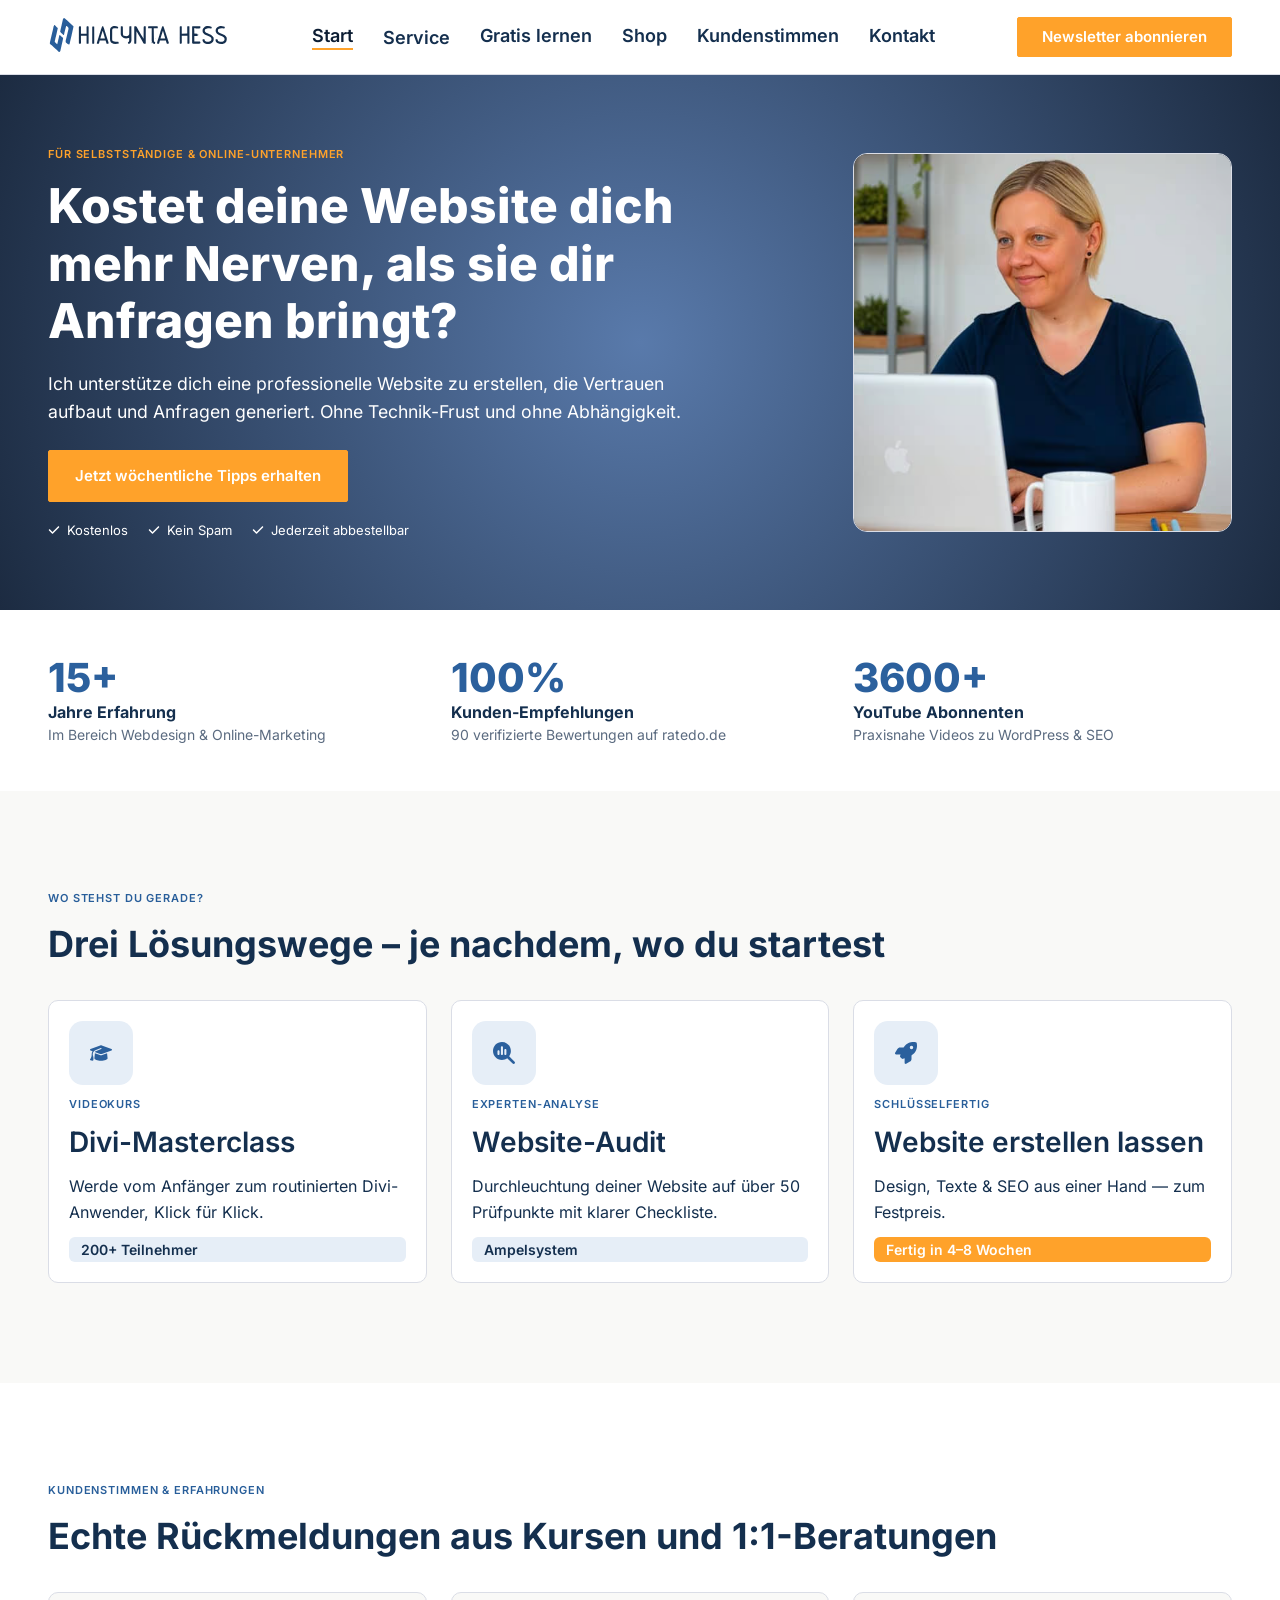
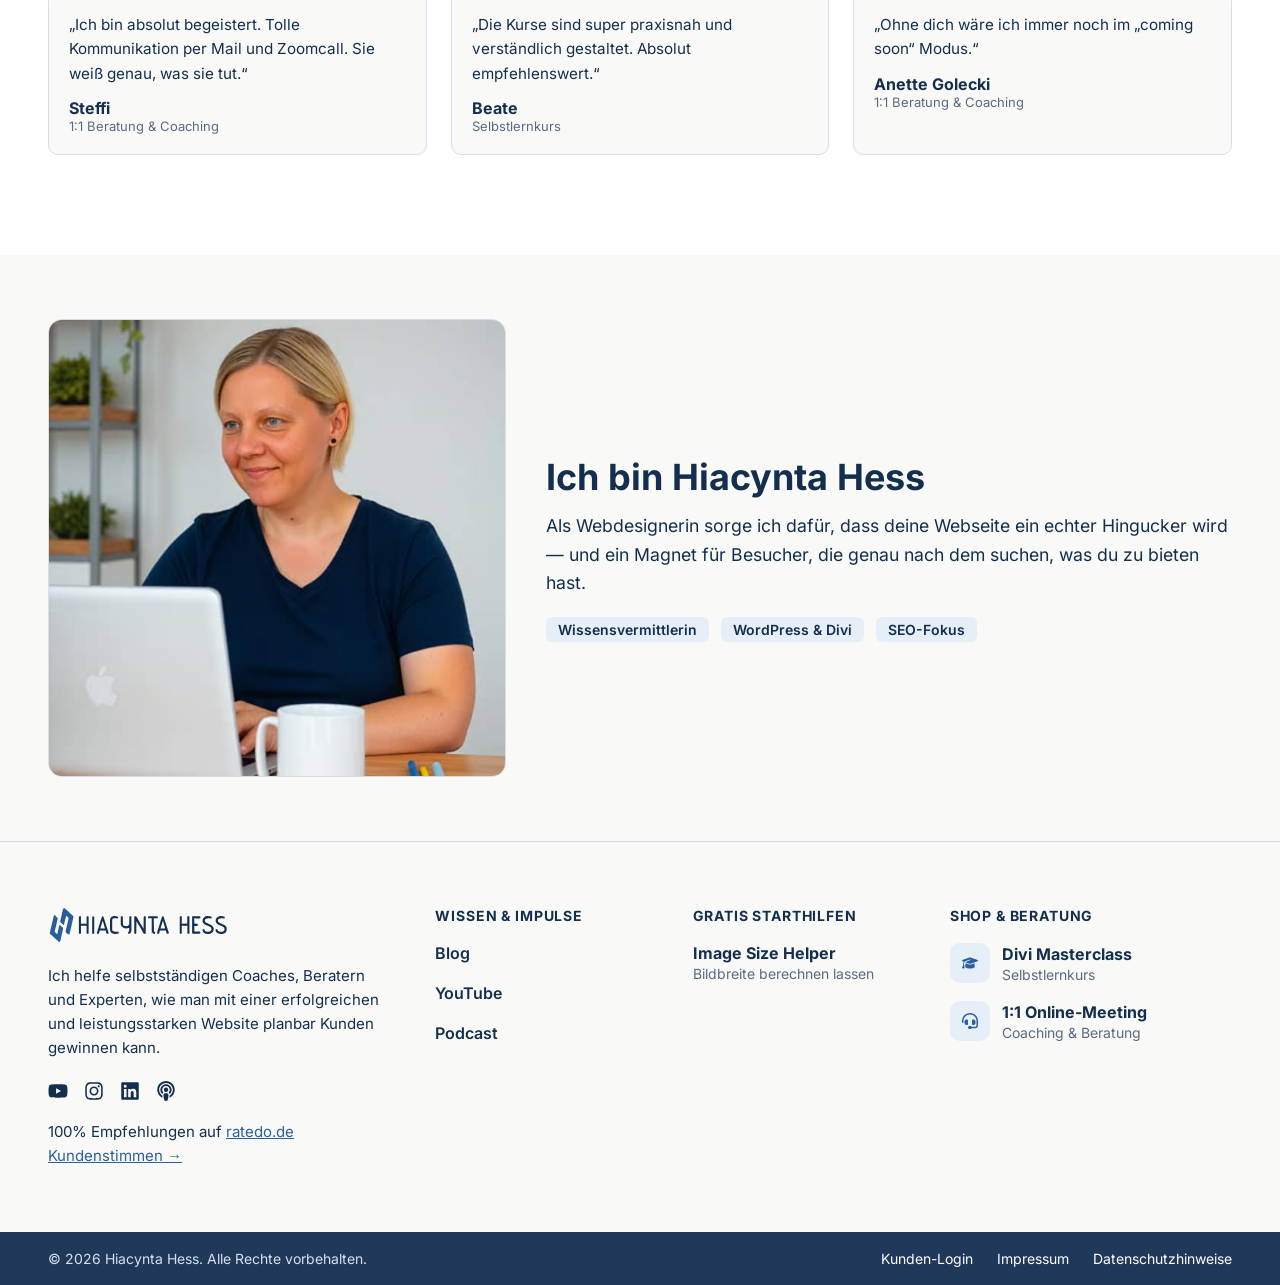
<file: website/index.html>
<!DOCTYPE html>
<html lang="de">
<head>
  <meta charset="UTF-8">
  <meta name="viewport" content="width=device-width, initial-scale=1.0">
  <title>Hiacynta Hess — Professionelle Website ohne Technik-Frust</title>
  <meta name="description" content="Ich unterstütze Selbstständige & Online-Unternehmer dabei, eine professionelle Website zu erstellen, die Vertrauen aufbaut und Anfragen generiert — ohne Technik-Frust.">
  <meta name="robots" content="index, follow">
  <link rel="icon" href="assets/logos/hiacynta-hess-logo.svg" type="image/svg+xml">
  <link rel="stylesheet" href="css/styles.css">
</head>
<body class="page-hero">

  <!-- ===== Header / Nav ===== -->
  <header class="site-header">
    <div class="site-header__inner">
    <a href="/"><img class="logo" src="assets/logos/hiacynta-hess-logo.svg" alt="Hiacynta Hess" width="182" height="38"></a>
    <button class="nav-toggle" aria-label="Menü öffnen" aria-expanded="false"><svg class="icon" aria-hidden="true"><use href="assets/icons/sprite.svg#icon-bars"></use></svg></button>
    <nav class="main-nav">
      <a href="/" class="is-active" aria-current="page">Start</a>
      <span class="has-dropdown" tabindex="0">
        <a href="#service">Service</a>
        <span class="dropdown">
          <a href="/website-erstellen-lassen">Website erstellen lassen</a>
          <a href="#">Website Audit</a>
        </span>
      </span>
      <a href="#gratis">Gratis lernen</a>
      <a href="#">Shop</a>
      <a href="/kundenstimmen">Kundenstimmen</a>
      <a href="#kontakt">Kontakt</a>
    </nav>
    <a class="hh-btn hh-btn--primary" href="/newsletter">Newsletter abonnieren</a>
    </div>
  </header>

  <!-- ===== Hero ===== -->
  <section class="hero" id="newsletter">
    <div class="hero__grid container">
      <div class="hero__content">
        <span class="eyebrow">Für Selbstständige &amp; Online-Unternehmer</span>
        <h1>Kostet deine Website dich mehr Nerven, als sie dir Anfragen bringt?</h1>
        <p class="hero__lead">Ich unterstütze dich eine professionelle Website zu erstellen, die Vertrauen aufbaut und Anfragen generiert. Ohne Technik-Frust und ohne Abhängigkeit.</p>
        <div class="hero__cta">
          <a class="hh-btn hh-btn--primary" href="#newsletter">Jetzt wöchentliche Tipps erhalten</a>
        </div>
        <div class="hero__reassure">
          <span><svg class="icon" aria-hidden="true"><use href="assets/icons/sprite.svg#icon-check"></use></svg>Kostenlos</span>
          <span><svg class="icon" aria-hidden="true"><use href="assets/icons/sprite.svg#icon-check"></use></svg>Kein Spam</span>
          <span><svg class="icon" aria-hidden="true"><use href="assets/icons/sprite.svg#icon-check"></use></svg>Jederzeit abbestellbar</span>
        </div>
      </div>
      <div class="hero__media hero__media--box"><img src="assets/fotos/hiacynta-hess.avif" alt="Hiacynta Hess" width="600" height="600" fetchpriority="high"></div>
    </div>
  </section>

  <!-- ===== Stats ===== -->
  <section class="stats">
    <div class="grid-3 container">
      <div>
        <div class="stat__num">15+</div>
        <div class="stat__title">Jahre Erfahrung</div>
        <div class="stat__desc">Im Bereich Webdesign &amp; Online-Marketing</div>
      </div>
      <div>
        <div class="stat__num">100%</div>
        <div class="stat__title">Kunden-Empfehlungen</div>
        <div class="stat__desc">90 verifizierte Bewertungen auf ratedo.de</div>
      </div>
      <div>
        <div class="stat__num">3600+</div>
        <div class="stat__title">YouTube Abonnenten</div>
        <div class="stat__desc">Praxisnahe Videos zu WordPress &amp; SEO</div>
      </div>
    </div>
  </section>

  <!-- ===== Offers ===== -->
  <section class="section section--page" id="service">
    <div class="container">
      <div class="section-head">
        <span class="eyebrow">Wo stehst du gerade?</span>
        <h2>Drei Lösungswege – je nachdem, wo du startest</h2>
      </div>
      <div class="grid-3">
        <article class="card">
          <div class="icon-tile"><svg class="icon" aria-hidden="true"><use href="assets/icons/sprite.svg#icon-graduation-cap"></use></svg></div>
          <span class="eyebrow">Videokurs</span>
          <h3>Divi-Masterclass</h3>
          <p>Werde vom Anfänger zum routinierten Divi-Anwender, Klick für Klick.</p>
          <span class="badge">200+ Teilnehmer</span>
        </article>
        <article class="card">
          <div class="icon-tile"><svg class="icon" aria-hidden="true"><use href="assets/icons/sprite.svg#icon-magnifying-glass-chart"></use></svg></div>
          <span class="eyebrow">Experten-Analyse</span>
          <h3>Website-Audit</h3>
          <p>Durchleuchtung deiner Website auf über 50 Prüfpunkte mit klarer Checkliste.</p>
          <span class="badge">Ampelsystem</span>
        </article>
        <article class="card">
          <div class="icon-tile"><svg class="icon" aria-hidden="true"><use href="assets/icons/sprite.svg#icon-rocket"></use></svg></div>
          <span class="eyebrow">Schlüsselfertig</span>
          <h3>Website erstellen lassen</h3>
          <p>Design, Texte &amp; SEO aus einer Hand — zum Festpreis.</p>
          <span class="badge badge--highlighted">Fertig in 4–8 Wochen</span>
        </article>
      </div>
    </div>
  </section>

  <!-- ===== Testimonials ===== -->
  <section class="section section--white" id="kundenstimmen">
    <div class="container">
      <div class="section-head">
        <span class="eyebrow">Kundenstimmen &amp; Erfahrungen</span>
        <h2>Echte Rückmeldungen aus Kursen und 1:1-Beratungen</h2>
      </div>
      <div class="grid-3">
        <div class="quote">
          <p>„Ich bin absolut begeistert. Tolle Kommunikation per Mail und Zoomcall. Sie weiß genau, was sie tut.“</p>
          <div class="quote__name">Steffi</div>
          <div class="quote__role">1:1 Beratung &amp; Coaching</div>
        </div>
        <div class="quote">
          <p>„Die Kurse sind super praxisnah und verständlich gestaltet. Absolut empfehlenswert.“</p>
          <div class="quote__name">Beate</div>
          <div class="quote__role">Selbstlernkurs</div>
        </div>
        <div class="quote">
          <p>„Ohne dich wäre ich immer noch im „coming soon“ Modus.“</p>
          <div class="quote__name">Anette Golecki</div>
          <div class="quote__role">1:1 Beratung &amp; Coaching</div>
        </div>
      </div>
    </div>
  </section>

  <!-- ===== About ===== -->
  <section class="about" id="kontakt">
    <div class="about__grid container">
      <div class="about__media"><img src="assets/fotos/hiacynta-hess.avif" alt="Hiacynta Hess" width="600" height="600" loading="lazy"></div>
      <div>
        <h2>Ich bin Hiacynta Hess</h2>
        <p>Als Webdesignerin sorge ich dafür, dass deine Webseite ein echter Hingucker wird — und ein Magnet für Besucher, die genau nach dem suchen, was du zu bieten hast.</p>
        <div class="about__badges">
          <span class="badge">Wissensvermittlerin</span>
          <span class="badge">WordPress &amp; Divi</span>
          <span class="badge">SEO-Fokus</span>
        </div>
      </div>
    </div>
  </section>

  <!-- ===== Footer ===== -->
  <footer class="site-footer" id="gratis">
    <div class="footer-main">
      <div class="footer-main__inner">

        <!-- Spalte 1: Marke -->
        <div class="footer-brand">
          <img class="logo" src="assets/logos/hiacynta-hess-logo.svg" alt="Hiacynta Hess" width="182" height="38">
          <p>Ich helfe selbstständigen Coaches, Beratern und Experten, wie man mit einer erfolgreichen und leistungsstarken Website planbar Kunden gewinnen kann.</p>
          <div class="footer-social">
            <a href="#" aria-label="YouTube"><svg class="icon" aria-hidden="true"><use href="assets/icons/sprite.svg#icon-youtube"></use></svg></a>
            <a href="#" aria-label="Instagram"><svg class="icon" aria-hidden="true"><use href="assets/icons/sprite.svg#icon-instagram"></use></svg></a>
            <a href="#" aria-label="LinkedIn"><svg class="icon" aria-hidden="true"><use href="assets/icons/sprite.svg#icon-linkedin"></use></svg></a>
            <a href="#" aria-label="Podcast"><svg class="icon" aria-hidden="true"><use href="assets/icons/sprite.svg#icon-podcast"></use></svg></a>
          </div>
          <p class="footer-brand__rating">
            100% Empfehlungen auf <a href="https://link.hhess.de/ratedo" target="_blank" rel="noopener">ratedo.de</a><br>
            <a href="/kundenstimmen">Kundenstimmen →</a>
          </p>
        </div>

        <!-- Spalte 2: Wissen & Impulse -->
        <div class="footer-col">
          <h3 class="footer-col__title">Wissen &amp; Impulse</h3>
          <ul class="footer-col__links">
            <li><a href="#">Blog</a></li>
            <li><a href="/youtube">YouTube</a></li>
            <li><a href="#">Podcast</a></li>
          </ul>
        </div>

        <!-- Spalte 3: Gratis Starthilfen -->
        <div class="footer-col">
          <h3 class="footer-col__title">Gratis Starthilfen</h3>
          <a class="footer-item" href="#">
            <span class="footer-item__title">Image Size Helper</span>
            <span class="footer-item__sub">Bildbreite berechnen lassen</span>
          </a>
        </div>

        <!-- Spalte 4: Shop & Beratung -->
        <div class="footer-col">
          <h3 class="footer-col__title">Shop &amp; Beratung</h3>
          <a class="footer-shop" href="#">
            <span class="footer-shop__icon"><svg class="icon" aria-hidden="true"><use href="assets/icons/sprite.svg#icon-graduation-cap"></use></svg></span>
            <span class="footer-item">
              <span class="footer-item__title">Divi Masterclass</span>
              <span class="footer-item__sub">Selbstlernkurs</span>
            </span>
          </a>
          <a class="footer-shop" href="#">
            <span class="footer-shop__icon"><svg class="icon" aria-hidden="true"><use href="assets/icons/sprite.svg#icon-headset"></use></svg></span>
            <span class="footer-item">
              <span class="footer-item__title">1:1 Online-Meeting</span>
              <span class="footer-item__sub">Coaching &amp; Beratung</span>
            </span>
          </a>
        </div>

      </div>
    </div>
    <div class="footer-bottom">
      <div class="footer-bottom__inner">
        <div class="footer-bottom__copy">© 2026 Hiacynta Hess. Alle Rechte vorbehalten.</div>
        <div class="footer-bottom__legal">
          <a href="https://hiacyntahess.thrivecart.com/signin/" target="_blank" rel="noopener">Kunden-Login</a>
          <a href="/impressum">Impressum</a>
          <a href="/datenschutz">Datenschutzhinweise</a>
        </div>
      </div>
    </div>
  </footer>

  <script src="js/site.js" defer></script>
</body>
</html>
</file>
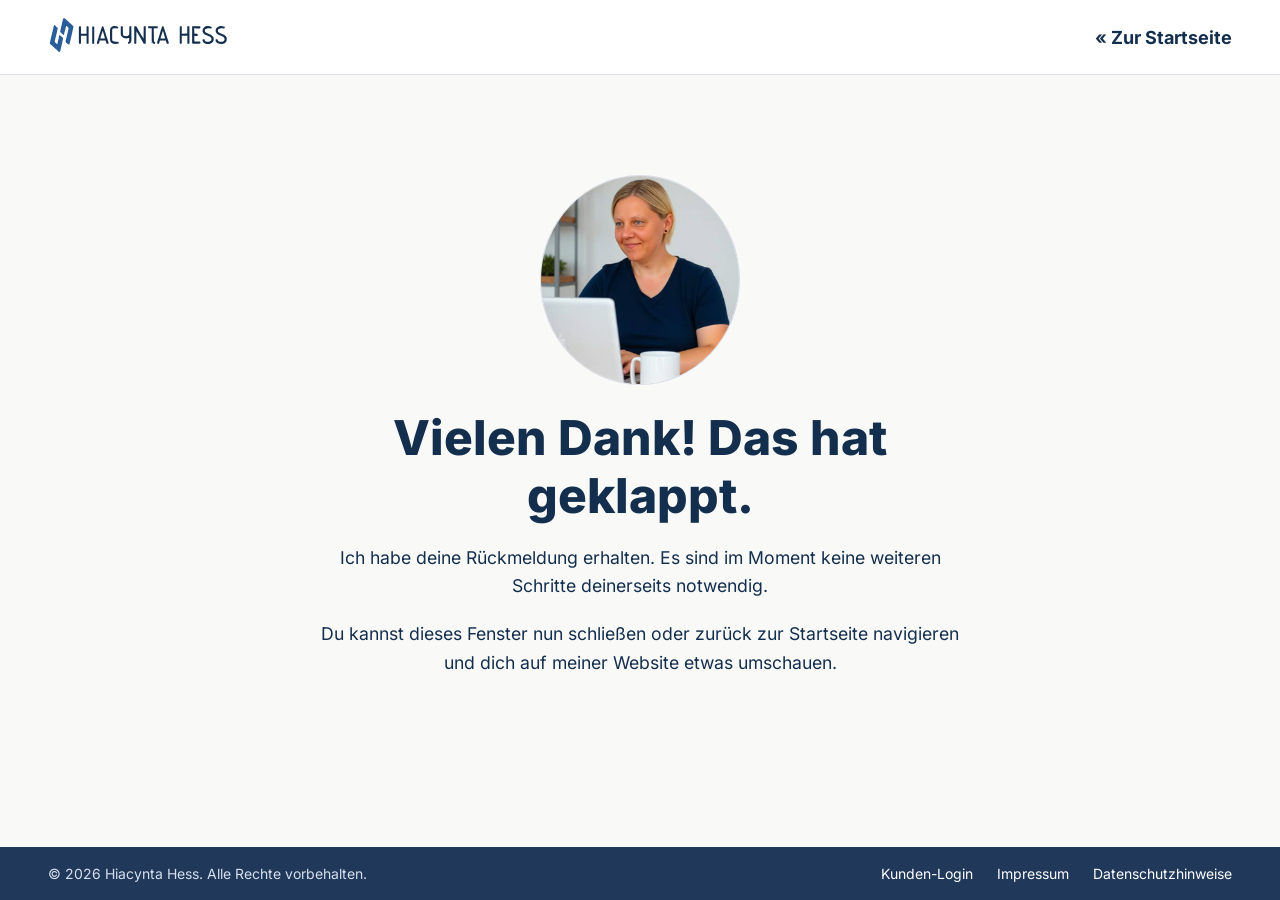
<file: website/allgemeine-bestaetigung.html>
<!DOCTYPE html>
<html lang="de">
<head>
  <meta charset="UTF-8">
  <meta name="viewport" content="width=device-width, initial-scale=1.0">
  <title>Danke! | Hiacynta Hess</title>
  <meta name="description" content="Deine Rückmeldung wurde erfolgreich übermittelt.">
  <meta name="robots" content="noindex, nofollow">
  <link rel="icon" href="assets/logos/hiacynta-hess-logo.svg" type="image/svg+xml">
  <link rel="stylesheet" href="css/styles.css">
</head>
<body class="page-standard page-fill-height">

  <!-- ===== Header / Nav (reduziert) ===== -->
  <header class="site-header site-header--reduced">
    <div class="site-header__inner">
    <a href="/"><img class="logo" src="assets/logos/hiacynta-hess-logo.svg" alt="Hiacynta Hess" width="182" height="38"></a>
    <a class="site-header__link" href="/">« Zur Startseite</a>
    </div>
  </header>

  <!-- ===== Inhalt ===== -->
  <main class="section section--page">
    <div class="container">
      <div class="section-head section-head--center">
        <div class="hero__photo-wrap">
          <div class="hero__photo"><img src="assets/fotos/hiacynta-hess.avif" alt="Hiacynta Hess" width="300" height="300"></div>
        </div>
        <h1>Vielen Dank! Das hat geklappt.</h1>
        <p class="section-lead">Ich habe deine Rückmeldung erhalten. Es sind im Moment keine weiteren Schritte deinerseits notwendig.</p>
        <p class="section-lead">Du kannst dieses Fenster nun schließen oder zurück zur Startseite navigieren und dich auf meiner Website etwas umschauen.</p>
      </div>
    </div>
  </main>

  <!-- ===== Footer (reduziert — nur Abschlussleiste) ===== -->
  <footer class="site-footer site-footer--reduced">
    <div class="footer-bottom">
      <div class="footer-bottom__inner">
        <div class="footer-bottom__copy">© 2026 Hiacynta Hess. Alle Rechte vorbehalten.</div>
        <div class="footer-bottom__legal">
          <a href="https://hiacyntahess.thrivecart.com/signin/" target="_blank" rel="noopener">Kunden-Login</a>
          <a href="/impressum">Impressum</a>
          <a href="/datenschutz">Datenschutzhinweise</a>
        </div>
      </div>
    </div>
  </footer>
</body>
</html>
</file>
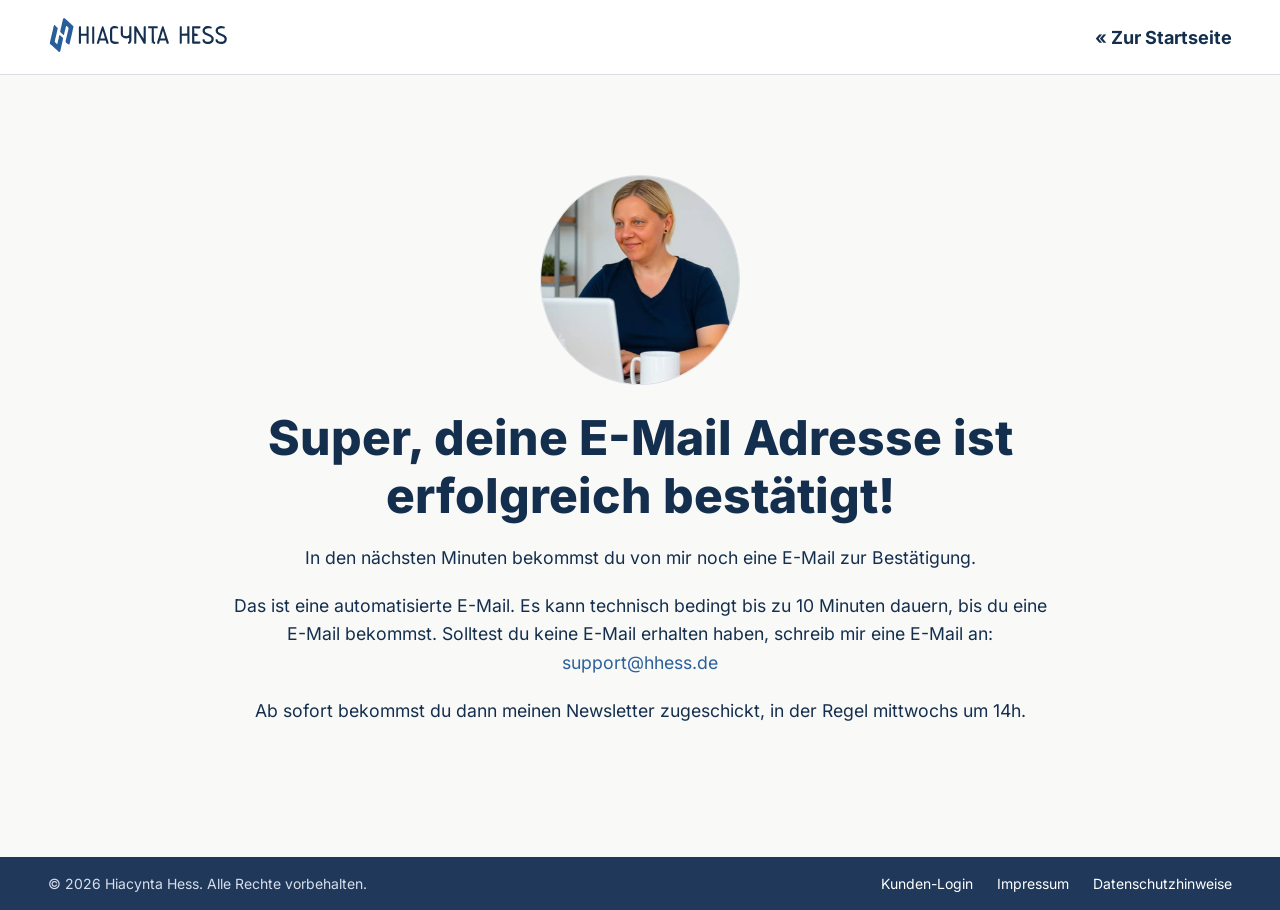
<file: website/danke-newsletter-youtube.html>
<!DOCTYPE html>
<html lang="de">
<head>
  <meta charset="UTF-8">
  <meta name="viewport" content="width=device-width, initial-scale=1.0">
  <title>Danke! | Hiacynta Hess</title>
  <meta name="description" content="Deine Anmeldung zum Newsletter war erfolgreich.">
  <meta name="robots" content="noindex, nofollow">
  <link rel="icon" href="assets/logos/hiacynta-hess-logo.svg" type="image/svg+xml">
  <link rel="stylesheet" href="css/styles.css">
</head>
<body class="page-standard page-fill-height">

  <!-- ===== Header / Nav (reduziert) ===== -->
  <header class="site-header site-header--reduced">
    <div class="site-header__inner">
    <a href="/"><img class="logo" src="assets/logos/hiacynta-hess-logo.svg" alt="Hiacynta Hess" width="182" height="38"></a>
    <a class="site-header__link" href="/">« Zur Startseite</a>
    </div>
  </header>

  <!-- ===== Inhalt ===== -->
  <main class="section section--page">
    <div class="container">
      <div class="section-head section-head--center section-head--wide">
        <div class="hero__photo-wrap">
          <div class="hero__photo"><img src="assets/fotos/hiacynta-hess.avif" alt="Hiacynta Hess" width="300" height="300"></div>
        </div>
        <h1>Super, deine E-Mail Adresse ist erfolgreich bestätigt!</h1>
        <p class="section-lead">In den nächsten Minuten bekommst du von mir noch eine E-Mail zur Bestätigung.</p>
        <p class="section-lead">Das ist eine automatisierte E-Mail. Es kann technisch bedingt bis zu 10 Minuten dauern, bis du eine E-Mail bekommst. Solltest du keine E-Mail erhalten haben, schreib mir eine E-Mail an: <a href="mailto:support@hhess.de">support@hhess.de</a></p>
        <p class="section-lead">Ab sofort bekommst du dann meinen Newsletter zugeschickt, in der Regel mittwochs um 14h.</p>
      </div>
    </div>
  </main>

  <!-- ===== Footer (reduziert — nur Abschlussleiste) ===== -->
  <footer class="site-footer site-footer--reduced">
    <div class="footer-bottom">
      <div class="footer-bottom__inner">
        <div class="footer-bottom__copy">© 2026 Hiacynta Hess. Alle Rechte vorbehalten.</div>
        <div class="footer-bottom__legal">
          <a href="https://hiacyntahess.thrivecart.com/signin/" target="_blank" rel="noopener">Kunden-Login</a>
          <a href="/impressum">Impressum</a>
          <a href="/datenschutz">Datenschutzhinweise</a>
        </div>
      </div>
    </div>
  </footer>
</body>
</html>
</file>
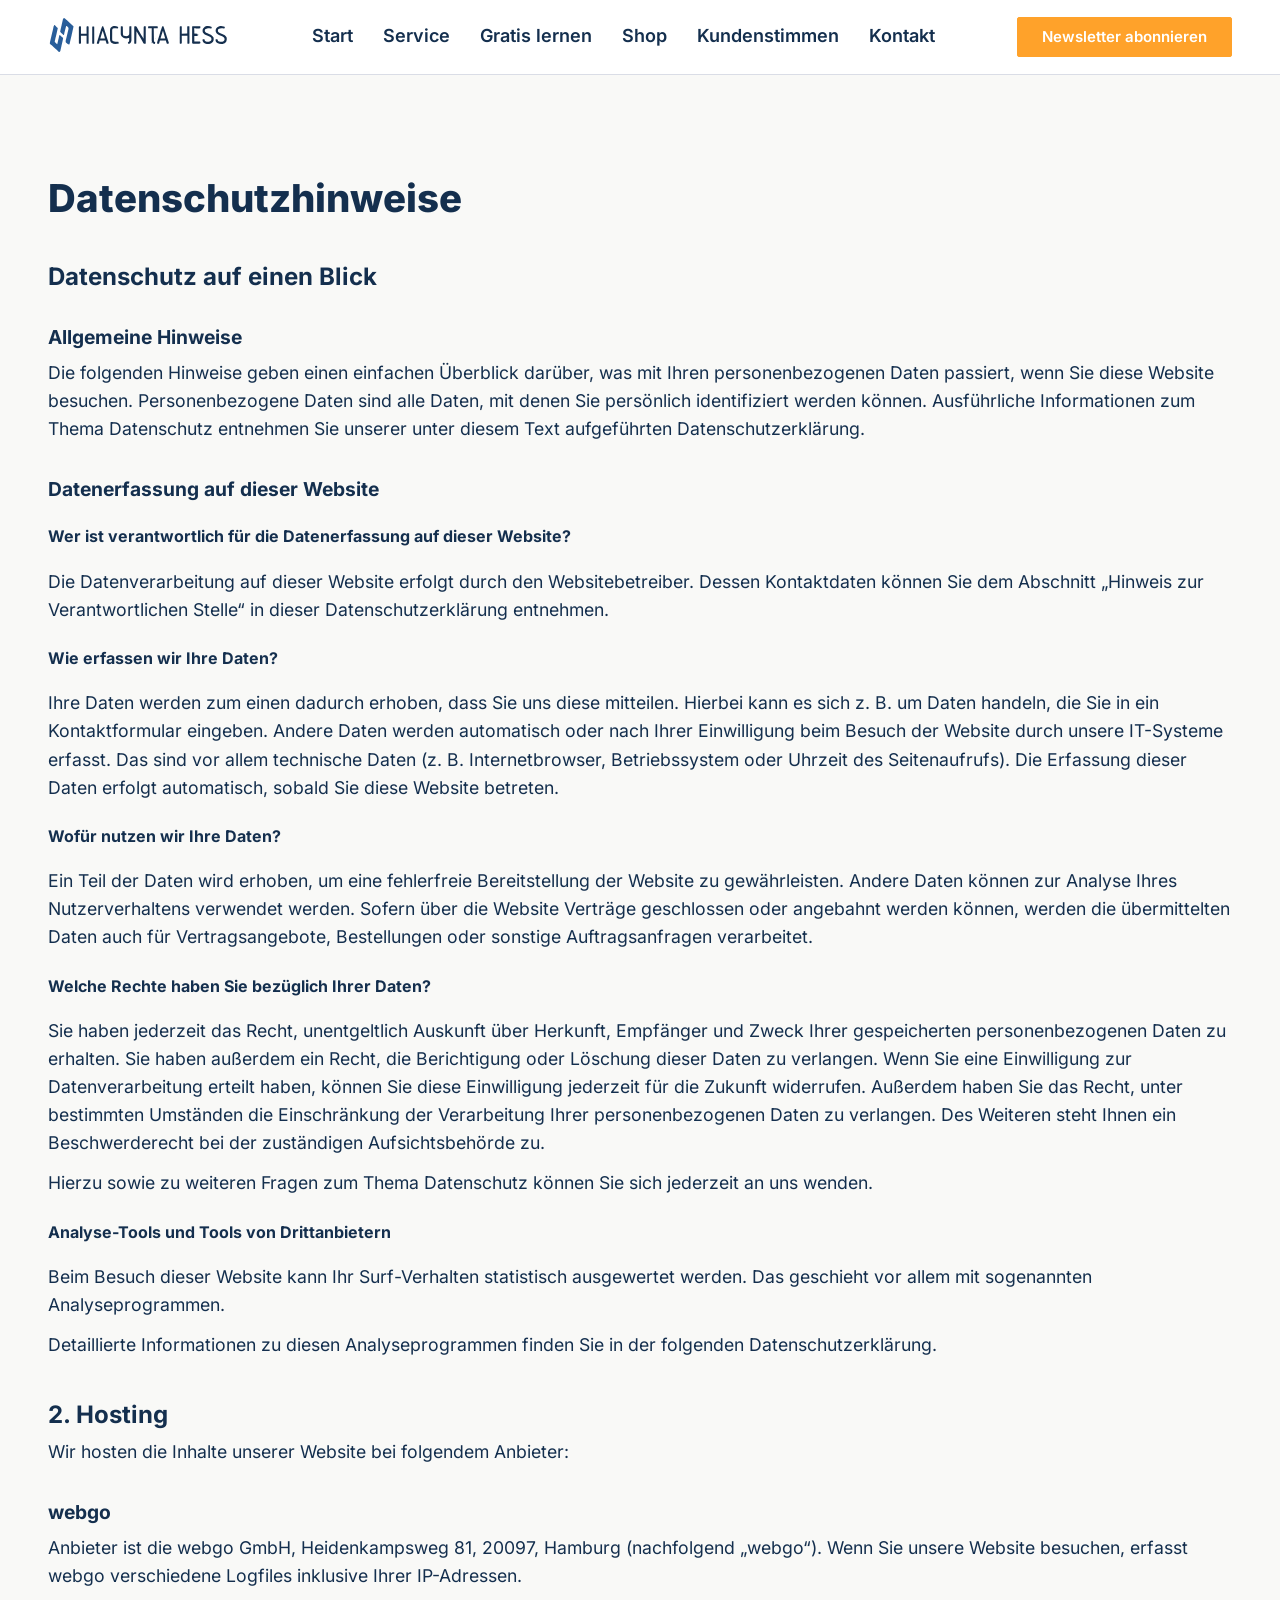
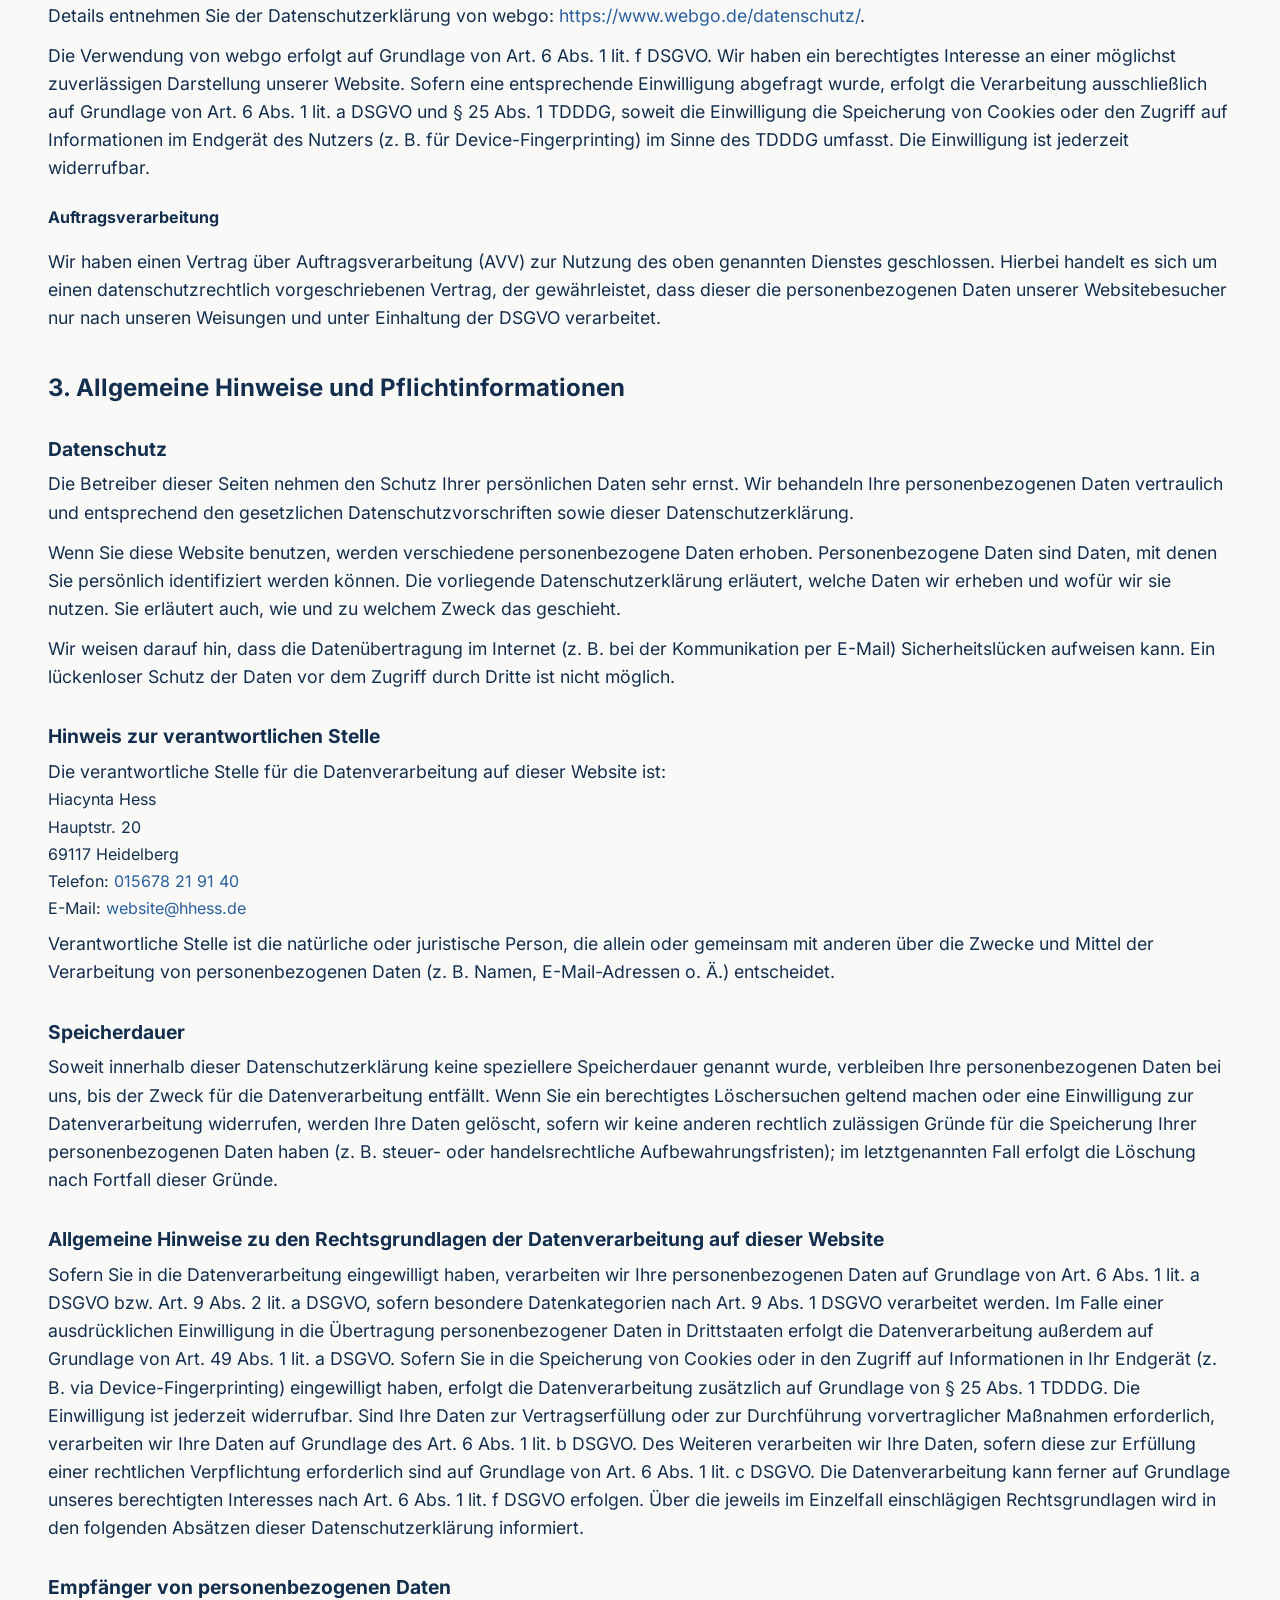
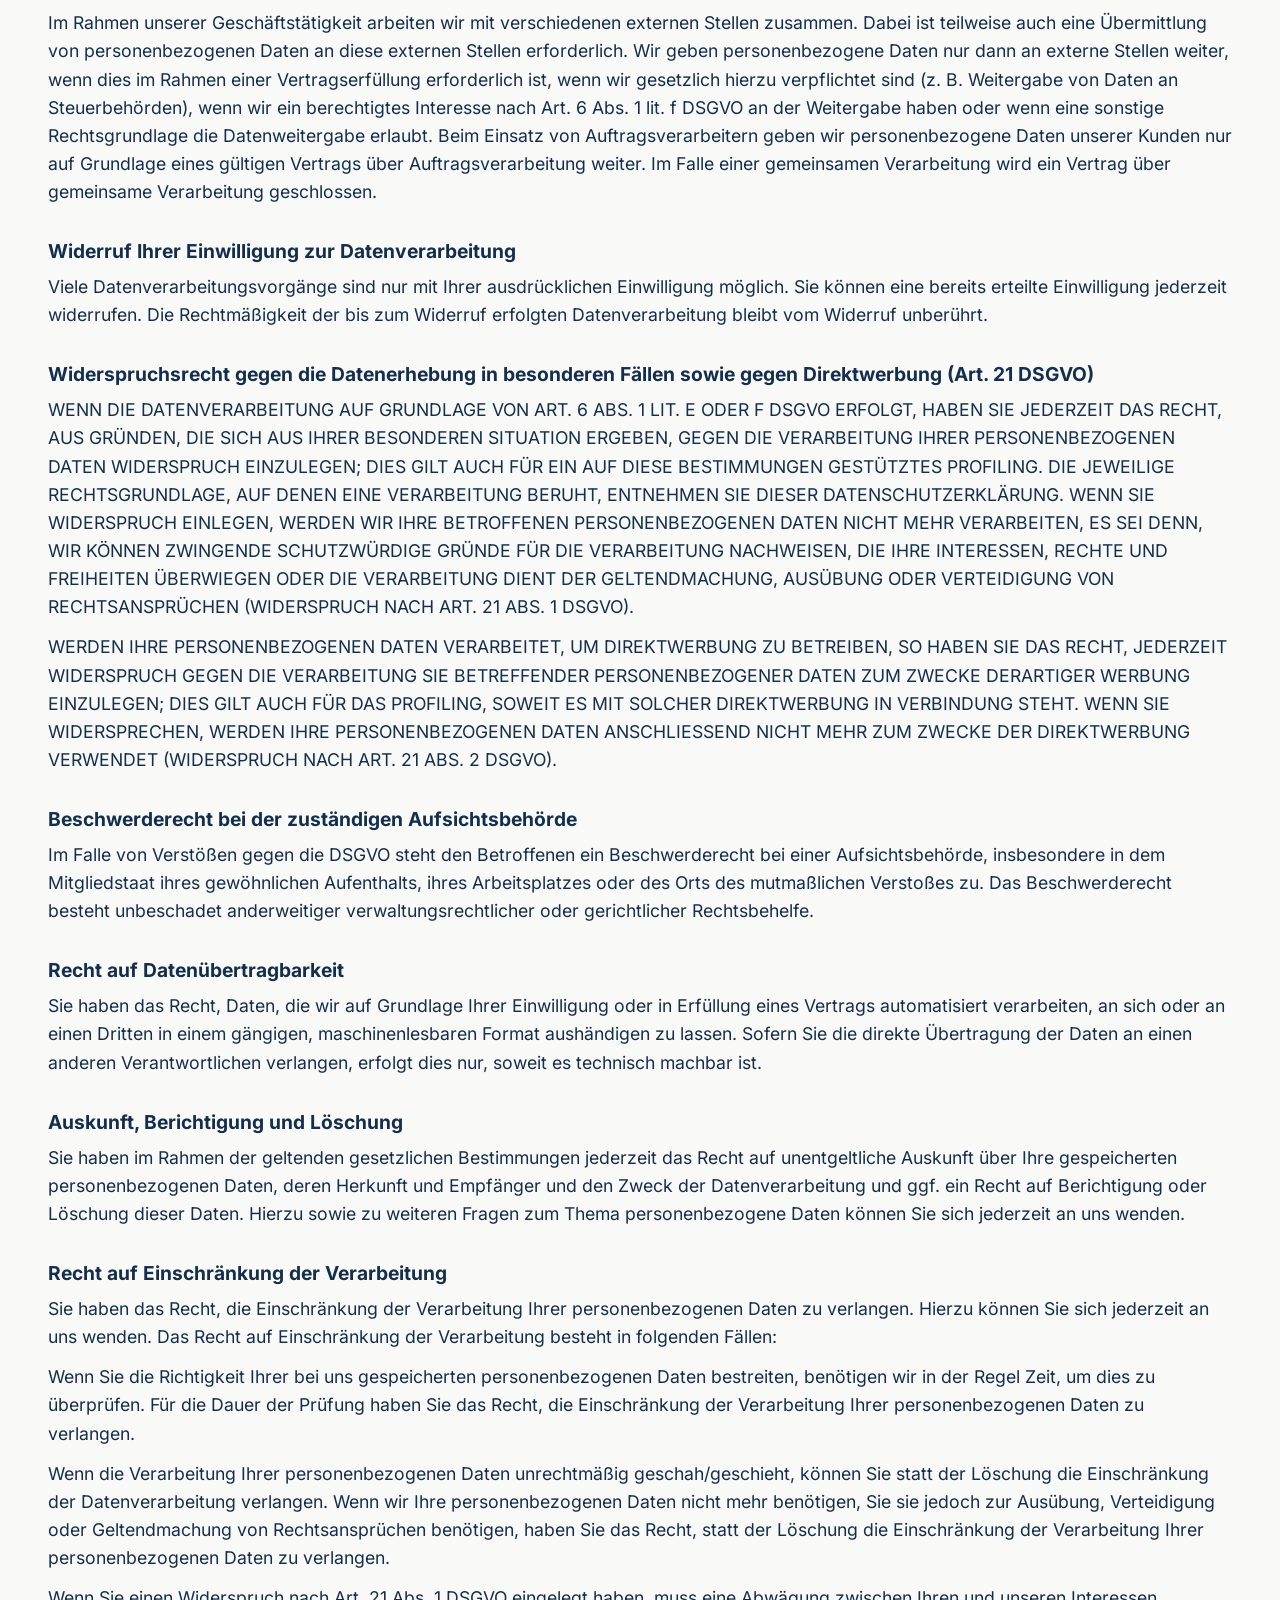
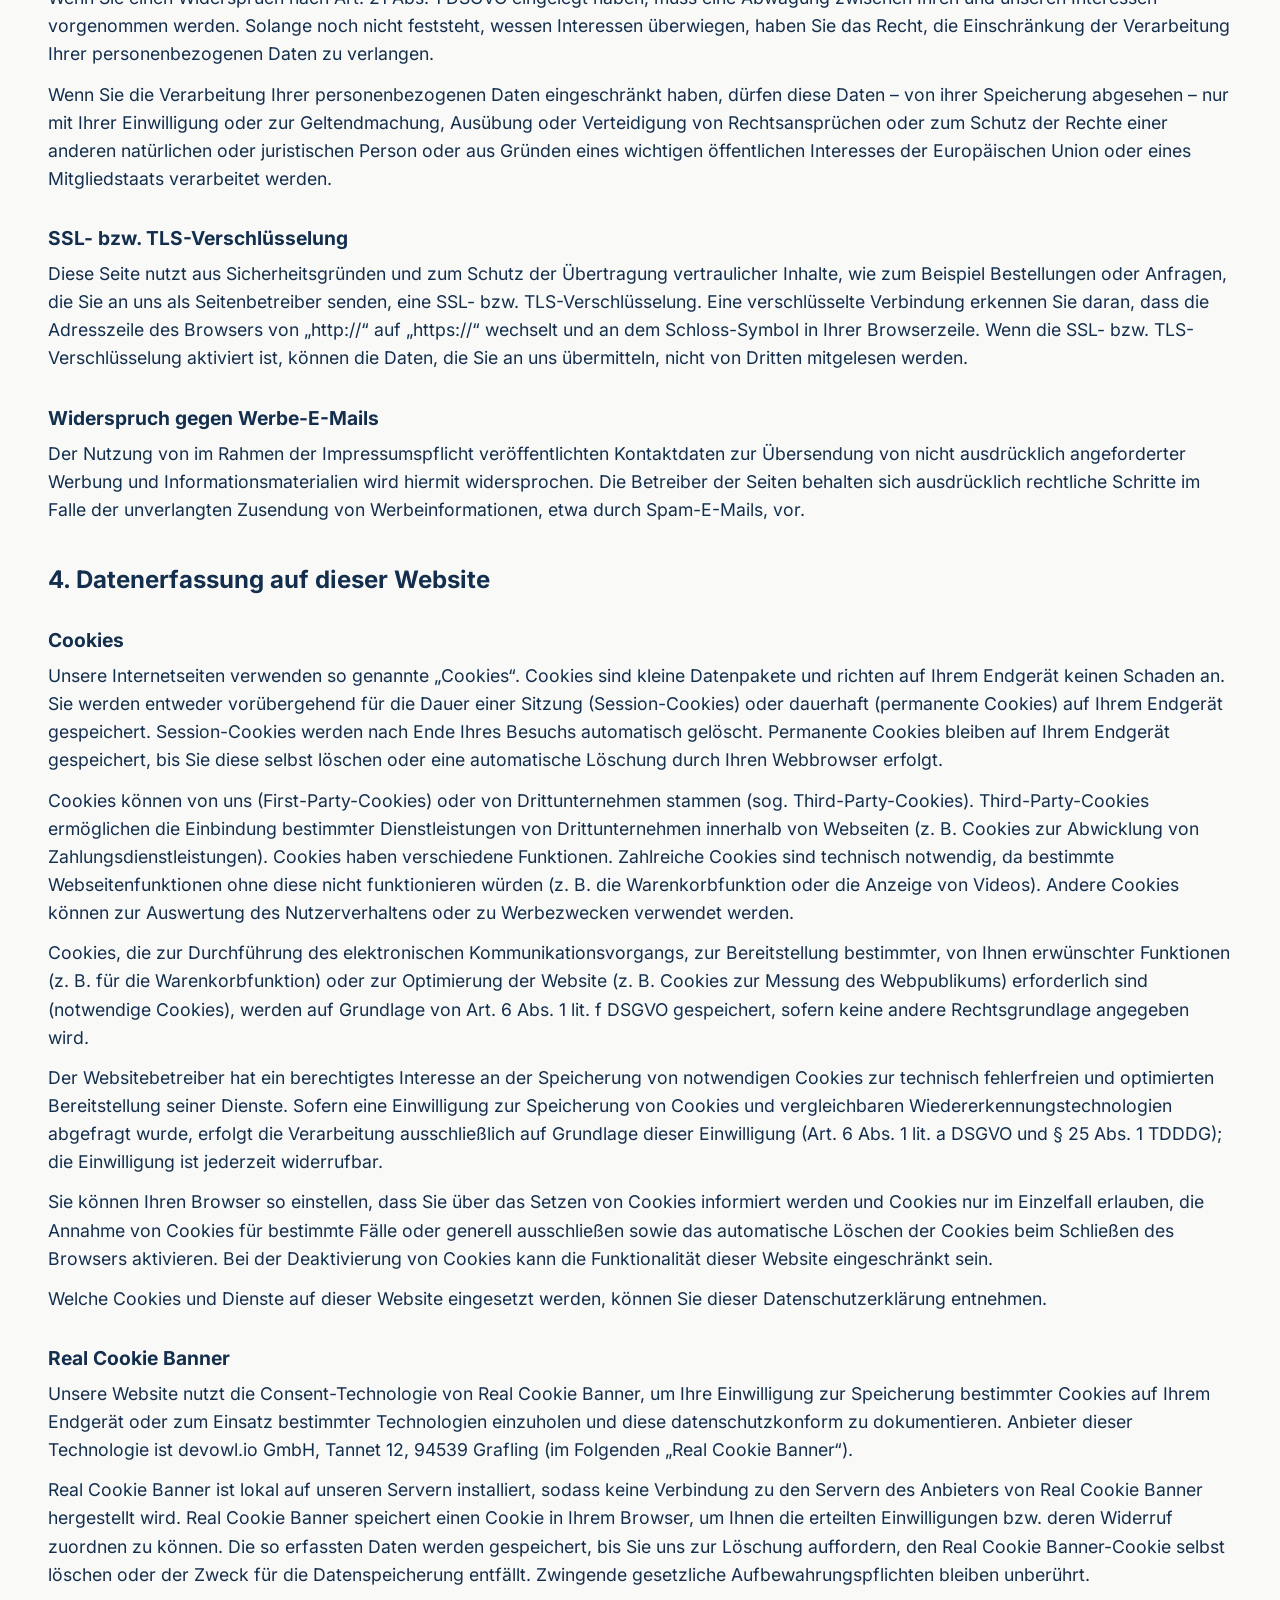
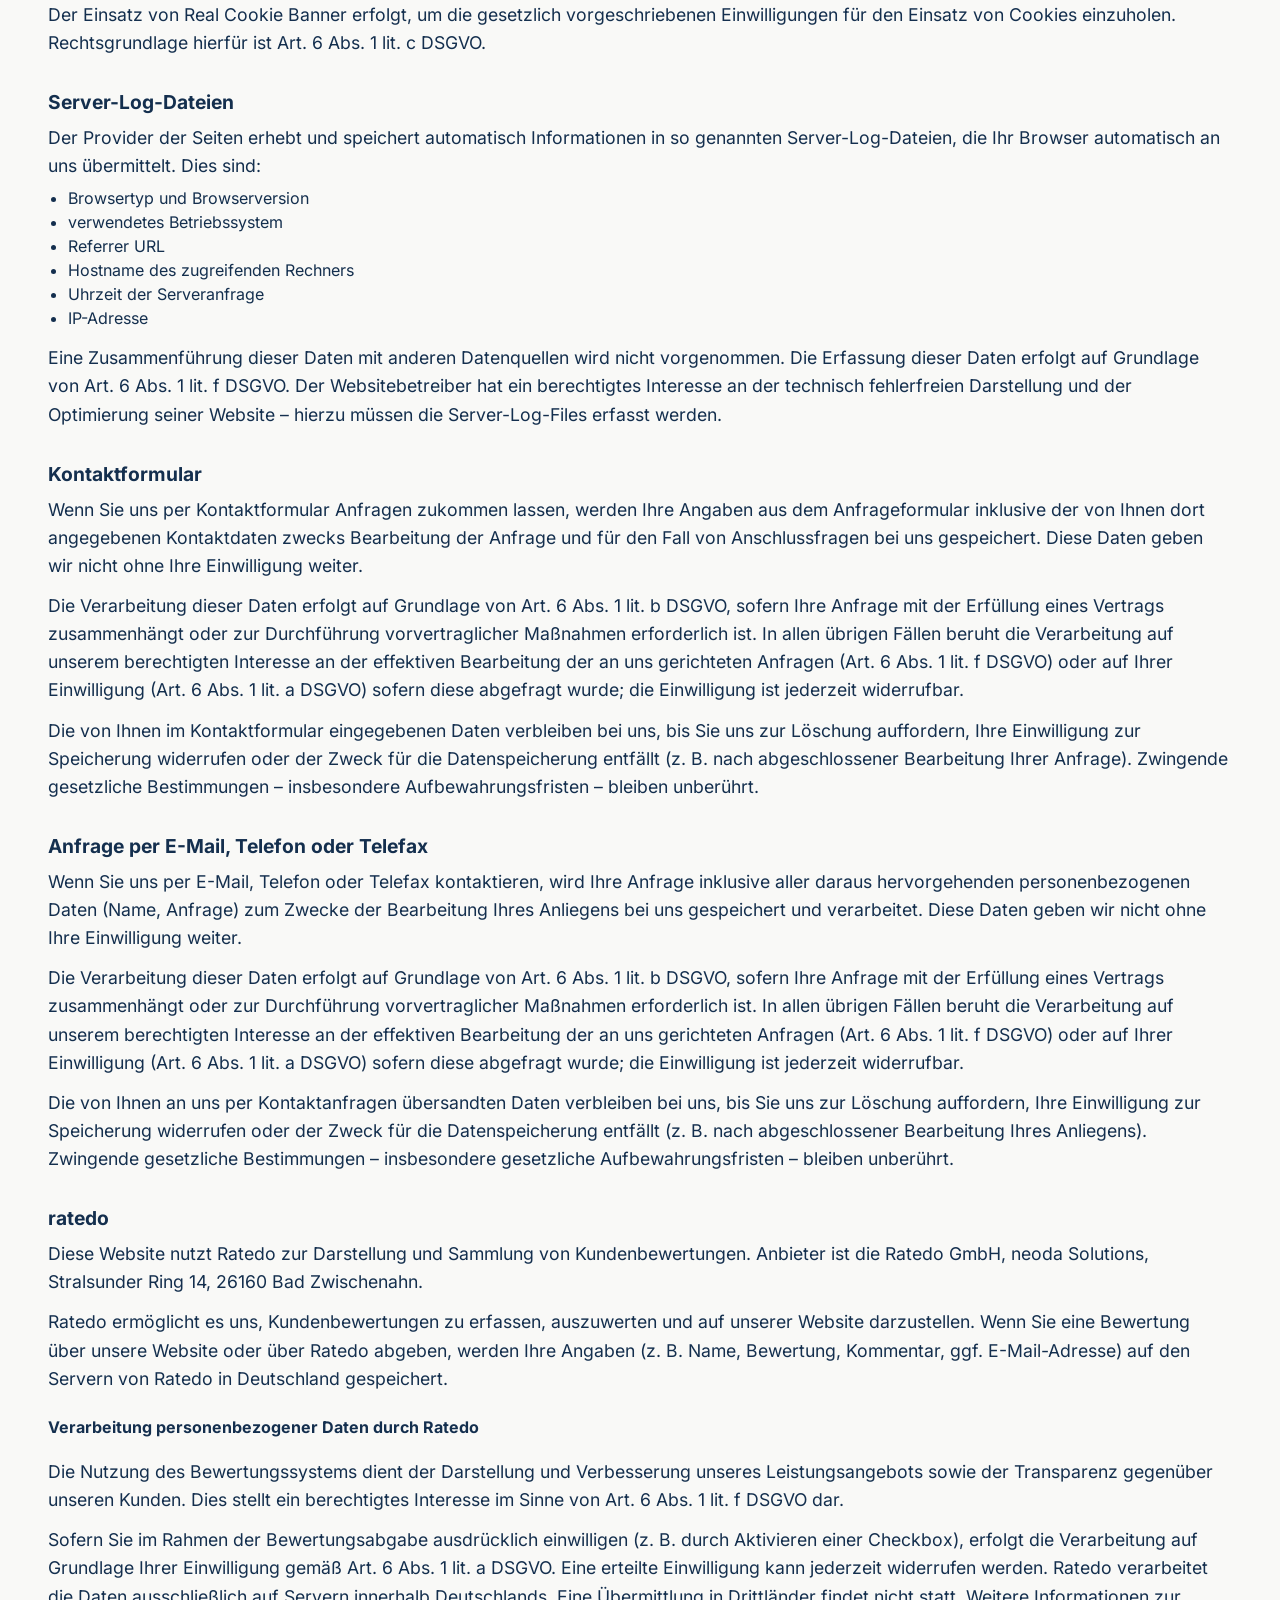
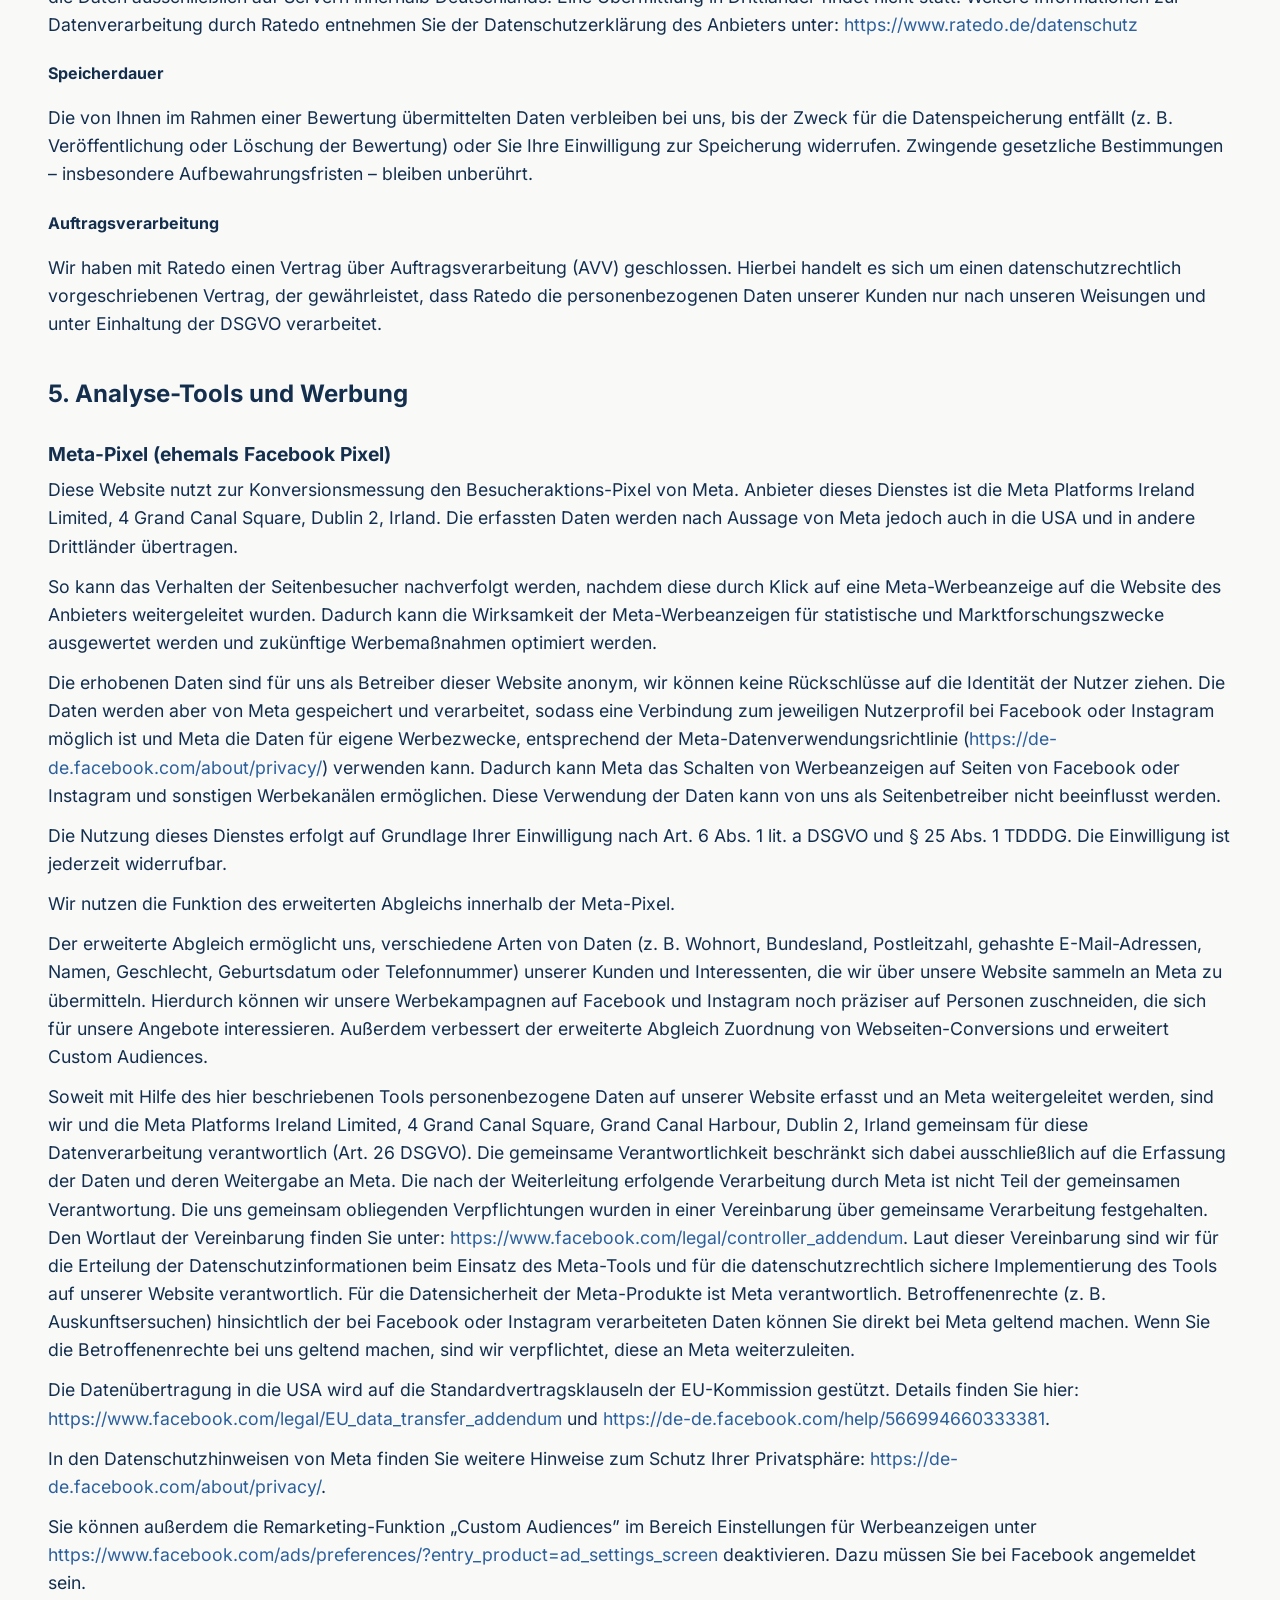
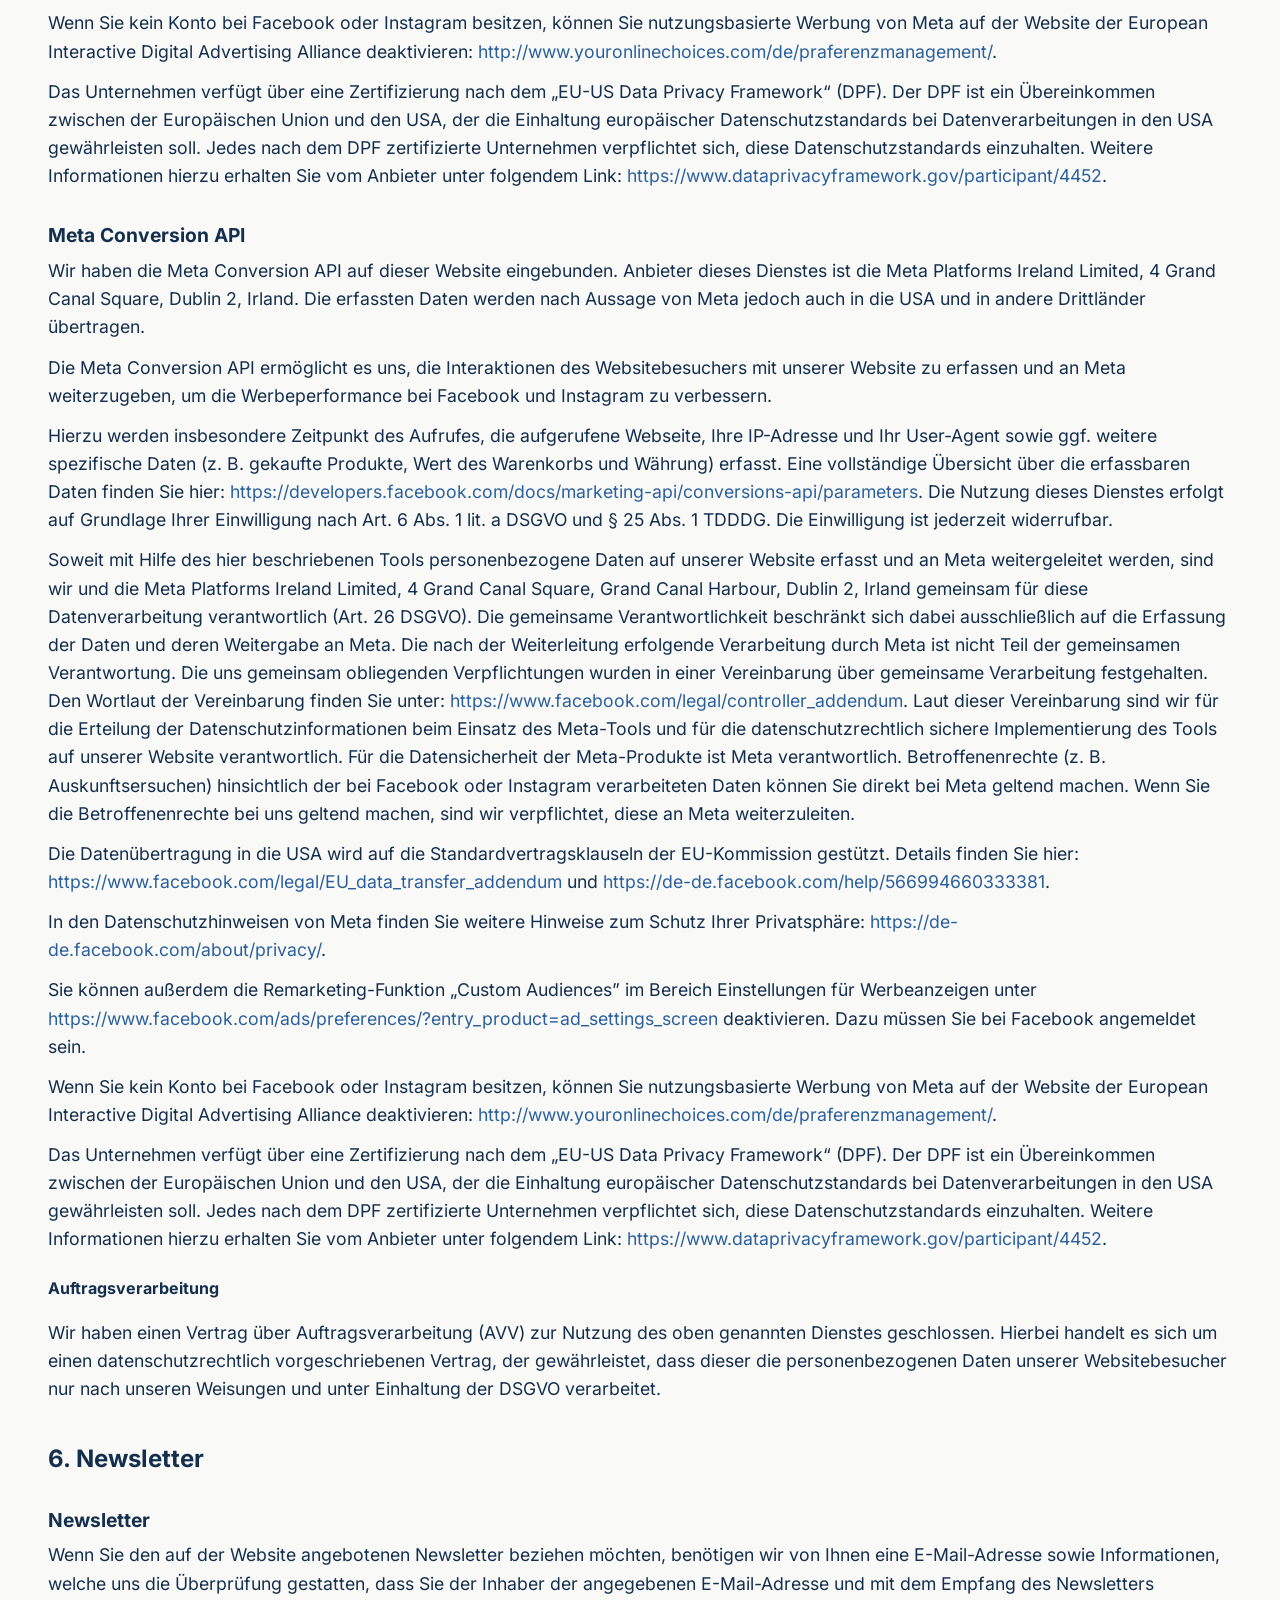
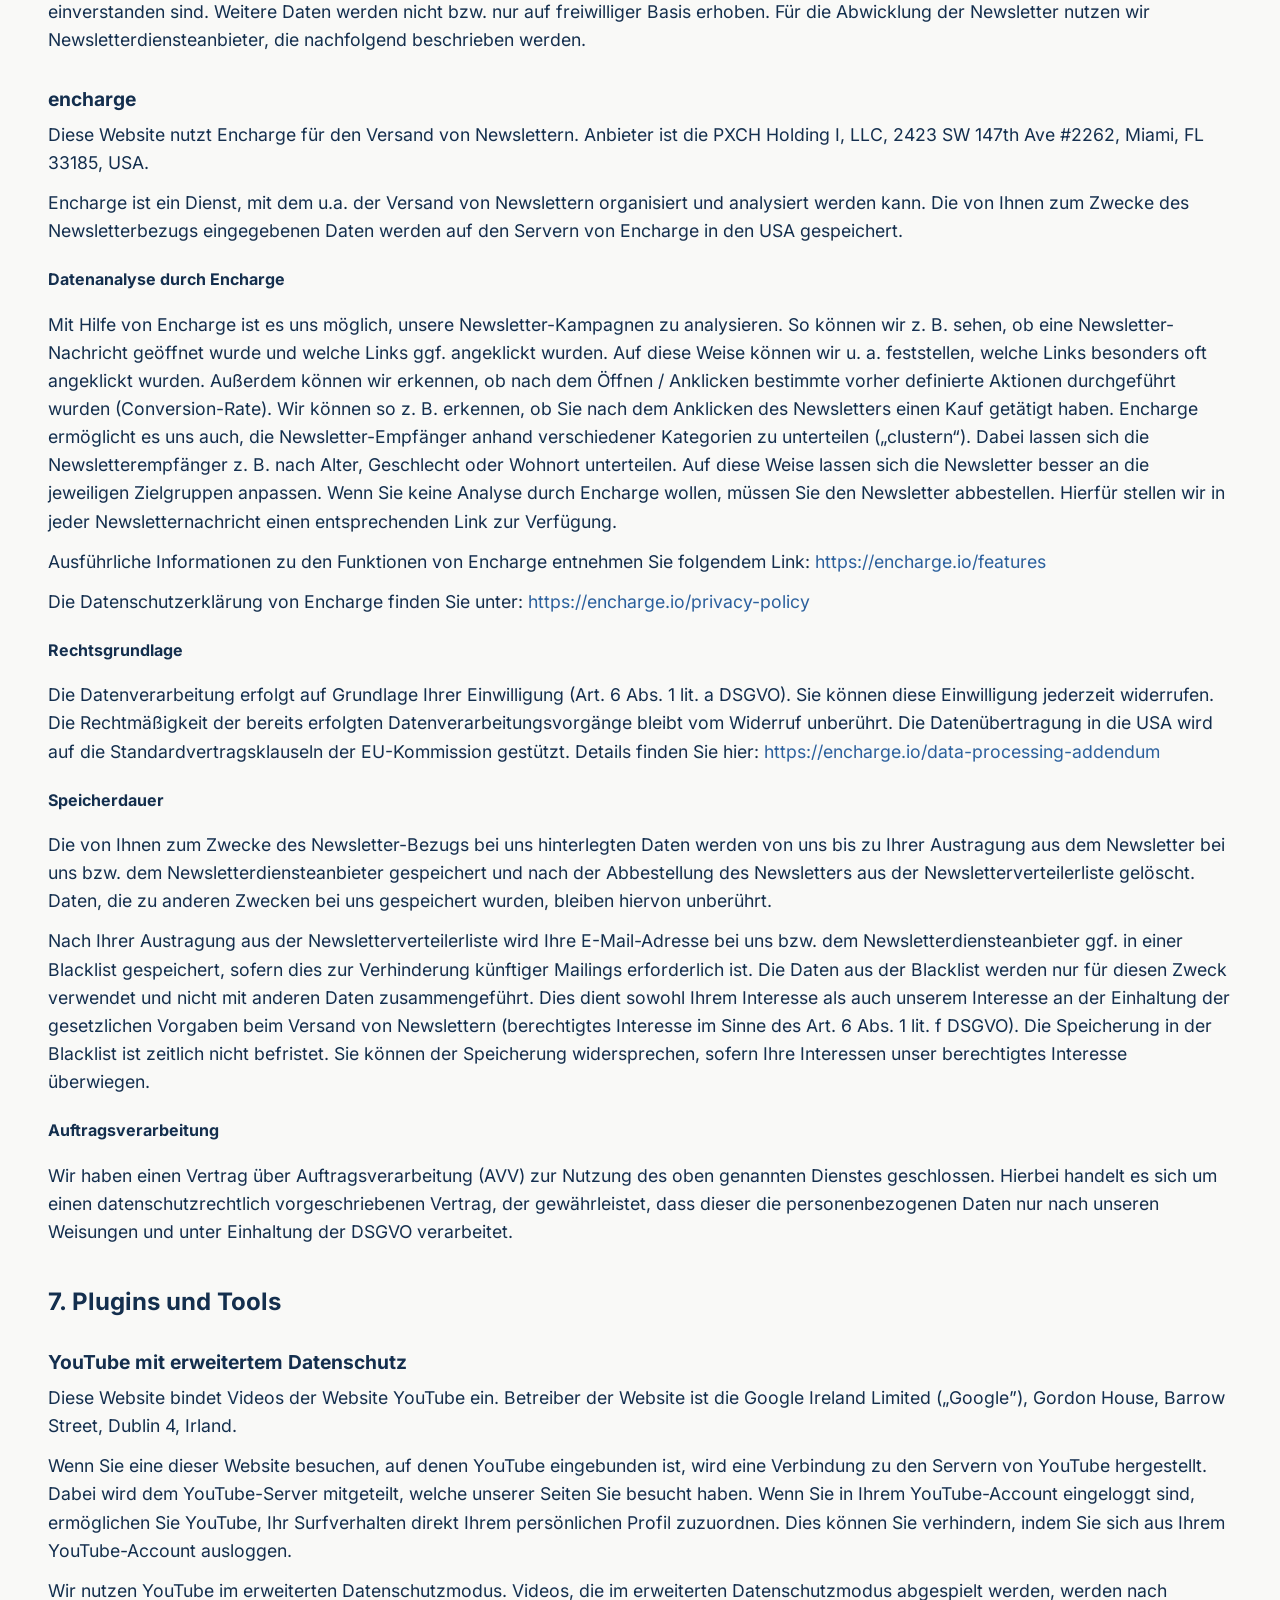
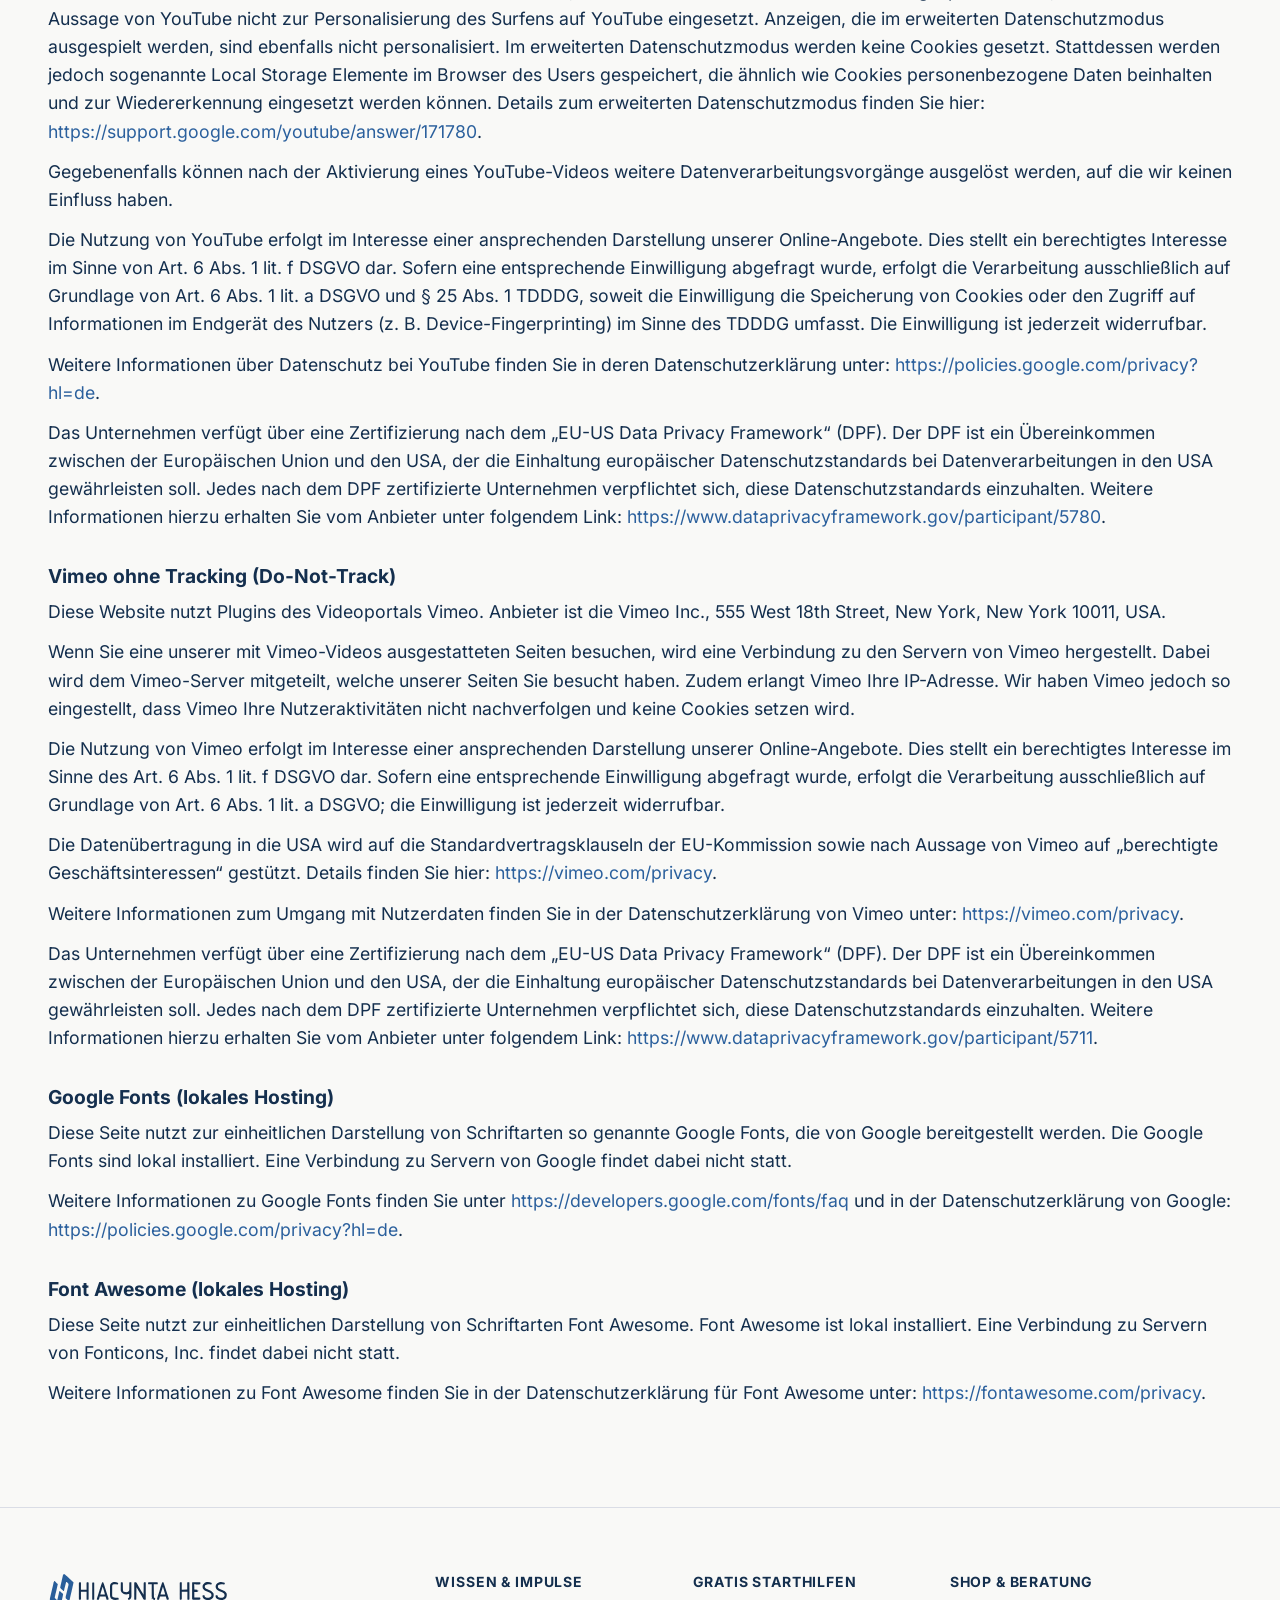
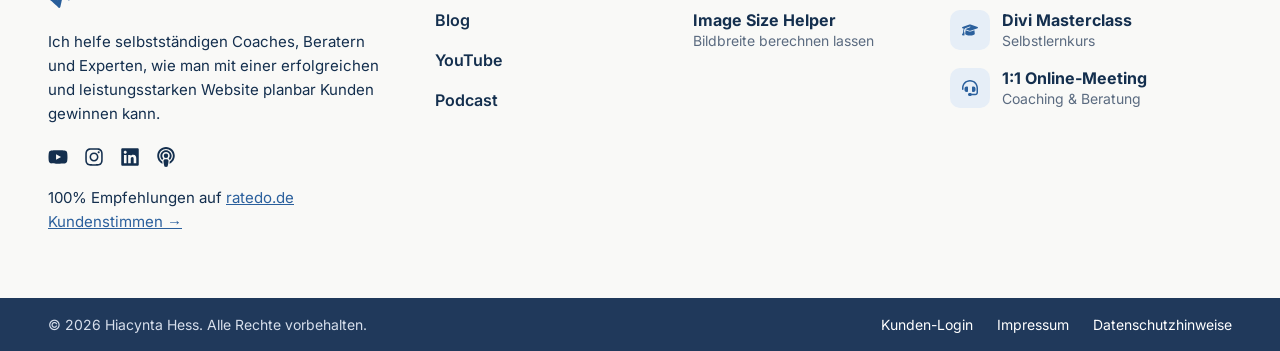
<file: website/datenschutz.html>
<!DOCTYPE html>
<html lang="de">
<head>
  <meta charset="UTF-8">
  <meta name="viewport" content="width=device-width, initial-scale=1.0">
  <title>Datenschutzhinweise | Hiacynta Hess</title>
  <meta name="description" content="Datenschutzhinweise von Hiacynta Hess — Informationen zur Verarbeitung personenbezogener Daten beim Besuch dieser Website gemäß DSGVO.">
  <link rel="icon" href="assets/logos/hiacynta-hess-logo.svg" type="image/svg+xml">
  <link rel="stylesheet" href="css/styles.css">
</head>
<body class="page-standard">

  <!-- ===== Header / Nav ===== -->
  <header class="site-header">
    <div class="site-header__inner">
    <a href="/"><img class="logo" src="assets/logos/hiacynta-hess-logo.svg" alt="Hiacynta Hess" width="182" height="38"></a>
    <button class="nav-toggle" aria-label="Menü öffnen" aria-expanded="false"><svg class="icon" aria-hidden="true"><use href="assets/icons/sprite.svg#icon-bars"></use></svg></button>
    <nav class="main-nav">
      <a href="/">Start</a>
      <a href="/website-erstellen-lassen">Service</a>
      <a href="/#gratis">Gratis lernen</a>
      <a href="#">Shop</a>
      <a href="/kundenstimmen">Kundenstimmen</a>
      <a href="/#kontakt">Kontakt</a>
    </nav>
    <a class="hh-btn hh-btn--primary" href="/newsletter">Newsletter abonnieren</a>
    </div>
  </header>

  <!-- ===== Inhalt ===== -->
  <main class="section section--page">
    <div class="container legal">
      <h1>Datenschutzhinweise</h1>

      <h2>Datenschutz auf einen Blick</h2>

      <h3>Allgemeine Hinweise</h3>
      <p>Die folgenden Hinweise geben einen einfachen Überblick darüber, was mit Ihren personenbezogenen Daten passiert, wenn Sie diese Website besuchen. Personenbezogene Daten sind alle Daten, mit denen Sie persönlich identifiziert werden können. Ausführliche Informationen zum Thema Datenschutz entnehmen Sie unserer unter diesem Text aufgeführten Datenschutzerklärung.</p>

      <h3>Datenerfassung auf dieser Website</h3>
      <h4>Wer ist verantwortlich für die Datenerfassung auf dieser Website?</h4>
      <p>Die Datenverarbeitung auf dieser Website erfolgt durch den Websitebetreiber. Dessen Kontaktdaten können Sie dem Abschnitt „Hinweis zur Verantwortlichen Stelle“ in dieser Datenschutzerklärung entnehmen.</p>

      <h4>Wie erfassen wir Ihre Daten?</h4>
      <p>Ihre Daten werden zum einen dadurch erhoben, dass Sie uns diese mitteilen. Hierbei kann es sich z. B. um Daten handeln, die Sie in ein Kontaktformular eingeben. Andere Daten werden automatisch oder nach Ihrer Einwilligung beim Besuch der Website durch unsere IT-Systeme erfasst. Das sind vor allem technische Daten (z. B. Internetbrowser, Betriebssystem oder Uhrzeit des Seitenaufrufs). Die Erfassung dieser Daten erfolgt automatisch, sobald Sie diese Website betreten.</p>

      <h4>Wofür nutzen wir Ihre Daten?</h4>
      <p>Ein Teil der Daten wird erhoben, um eine fehlerfreie Bereitstellung der Website zu gewährleisten. Andere Daten können zur Analyse Ihres Nutzerverhaltens verwendet werden. Sofern über die Website Verträge geschlossen oder angebahnt werden können, werden die übermittelten Daten auch für Vertragsangebote, Bestellungen oder sonstige Auftragsanfragen verarbeitet.</p>

      <h4>Welche Rechte haben Sie bezüglich Ihrer Daten?</h4>
      <p>Sie haben jederzeit das Recht, unentgeltlich Auskunft über Herkunft, Empfänger und Zweck Ihrer gespeicherten personenbezogenen Daten zu erhalten. Sie haben außerdem ein Recht, die Berichtigung oder Löschung dieser Daten zu verlangen. Wenn Sie eine Einwilligung zur Datenverarbeitung erteilt haben, können Sie diese Einwilligung jederzeit für die Zukunft widerrufen. Außerdem haben Sie das Recht, unter bestimmten Umständen die Einschränkung der Verarbeitung Ihrer personenbezogenen Daten zu verlangen. Des Weiteren steht Ihnen ein Beschwerderecht bei der zuständigen Aufsichtsbehörde zu.</p>
      <p>Hierzu sowie zu weiteren Fragen zum Thema Datenschutz können Sie sich jederzeit an uns wenden.</p>

      <h4>Analyse-Tools und Tools von Drittanbietern</h4>
      <p>Beim Besuch dieser Website kann Ihr Surf-Verhalten statistisch ausgewertet werden. Das geschieht vor allem mit sogenannten Analyseprogrammen.</p>
      <p>Detaillierte Informationen zu diesen Analyseprogrammen finden Sie in der folgenden Datenschutzerklärung.</p>

      <h2>2. Hosting</h2>
      <p>Wir hosten die Inhalte unserer Website bei folgendem Anbieter:</p>

      <h3>webgo</h3>
      <p>Anbieter ist die webgo GmbH, Heidenkampsweg 81, 20097, Hamburg (nachfolgend „webgo“). Wenn Sie unsere Website besuchen, erfasst webgo verschiedene Logfiles inklusive Ihrer IP-Adressen.</p>
      <p>Details entnehmen Sie der Datenschutzerklärung von webgo: <a href="https://www.webgo.de/datenschutz/" target="_blank" rel="noopener">https://www.webgo.de/datenschutz/</a>.</p>
      <p>Die Verwendung von webgo erfolgt auf Grundlage von Art. 6 Abs. 1 lit. f DSGVO. Wir haben ein berechtigtes Interesse an einer möglichst zuverlässigen Darstellung unserer Website. Sofern eine entsprechende Einwilligung abgefragt wurde, erfolgt die Verarbeitung ausschließlich auf Grundlage von Art. 6 Abs. 1 lit. a DSGVO und § 25 Abs. 1 TDDDG, soweit die Einwilligung die Speicherung von Cookies oder den Zugriff auf Informationen im Endgerät des Nutzers (z. B. für Device-Fingerprinting) im Sinne des TDDDG umfasst. Die Einwilligung ist jederzeit widerrufbar.</p>

      <h4>Auftragsverarbeitung</h4>
      <p>Wir haben einen Vertrag über Auftragsverarbeitung (AVV) zur Nutzung des oben genannten Dienstes geschlossen. Hierbei handelt es sich um einen datenschutzrechtlich vorgeschriebenen Vertrag, der gewährleistet, dass dieser die personenbezogenen Daten unserer Websitebesucher nur nach unseren Weisungen und unter Einhaltung der DSGVO verarbeitet.</p>

      <h2>3. Allgemeine Hinweise und Pflichtinformationen</h2>

      <h3>Datenschutz</h3>
      <p>Die Betreiber dieser Seiten nehmen den Schutz Ihrer persönlichen Daten sehr ernst. Wir behandeln Ihre personenbezogenen Daten vertraulich und entsprechend den gesetzlichen Datenschutzvorschriften sowie dieser Datenschutzerklärung.</p>
      <p>Wenn Sie diese Website benutzen, werden verschiedene personenbezogene Daten erhoben. Personenbezogene Daten sind Daten, mit denen Sie persönlich identifiziert werden können. Die vorliegende Datenschutzerklärung erläutert, welche Daten wir erheben und wofür wir sie nutzen. Sie erläutert auch, wie und zu welchem Zweck das geschieht.</p>
      <p>Wir weisen darauf hin, dass die Datenübertragung im Internet (z. B. bei der Kommunikation per E-Mail) Sicherheitslücken aufweisen kann. Ein lückenloser Schutz der Daten vor dem Zugriff durch Dritte ist nicht möglich.</p>

      <h3>Hinweis zur verantwortlichen Stelle</h3>
      <p>Die verantwortliche Stelle für die Datenverarbeitung auf dieser Website ist:</p>
      <address>
        Hiacynta Hess<br>
        Hauptstr. 20<br>
        69117 Heidelberg<br>
        Telefon: <a href="tel:+4915678219140">015678 21 91 40</a><br>
        E-Mail: <a href="mailto:website@hhess.de">website@hhess.de</a>
      </address>
      <p>Verantwortliche Stelle ist die natürliche oder juristische Person, die allein oder gemeinsam mit anderen über die Zwecke und Mittel der Verarbeitung von personenbezogenen Daten (z. B. Namen, E-Mail-Adressen o. Ä.) entscheidet.</p>

      <h3>Speicherdauer</h3>
      <p>Soweit innerhalb dieser Datenschutzerklärung keine speziellere Speicherdauer genannt wurde, verbleiben Ihre personenbezogenen Daten bei uns, bis der Zweck für die Datenverarbeitung entfällt. Wenn Sie ein berechtigtes Löschersuchen geltend machen oder eine Einwilligung zur Datenverarbeitung widerrufen, werden Ihre Daten gelöscht, sofern wir keine anderen rechtlich zulässigen Gründe für die Speicherung Ihrer personenbezogenen Daten haben (z. B. steuer- oder handelsrechtliche Aufbewahrungsfristen); im letztgenannten Fall erfolgt die Löschung nach Fortfall dieser Gründe.</p>

      <h3>Allgemeine Hinweise zu den Rechtsgrundlagen der Datenverarbeitung auf dieser Website</h3>
      <p>Sofern Sie in die Datenverarbeitung eingewilligt haben, verarbeiten wir Ihre personenbezogenen Daten auf Grundlage von Art. 6 Abs. 1 lit. a DSGVO bzw. Art. 9 Abs. 2 lit. a DSGVO, sofern besondere Datenkategorien nach Art. 9 Abs. 1 DSGVO verarbeitet werden. Im Falle einer ausdrücklichen Einwilligung in die Übertragung personenbezogener Daten in Drittstaaten erfolgt die Datenverarbeitung außerdem auf Grundlage von Art. 49 Abs. 1 lit. a DSGVO. Sofern Sie in die Speicherung von Cookies oder in den Zugriff auf Informationen in Ihr Endgerät (z. B. via Device-Fingerprinting) eingewilligt haben, erfolgt die Datenverarbeitung zusätzlich auf Grundlage von § 25 Abs. 1 TDDDG. Die Einwilligung ist jederzeit widerrufbar. Sind Ihre Daten zur Vertragserfüllung oder zur Durchführung vorvertraglicher Maßnahmen erforderlich, verarbeiten wir Ihre Daten auf Grundlage des Art. 6 Abs. 1 lit. b DSGVO. Des Weiteren verarbeiten wir Ihre Daten, sofern diese zur Erfüllung einer rechtlichen Verpflichtung erforderlich sind auf Grundlage von Art. 6 Abs. 1 lit. c DSGVO. Die Datenverarbeitung kann ferner auf Grundlage unseres berechtigten Interesses nach Art. 6 Abs. 1 lit. f DSGVO erfolgen. Über die jeweils im Einzelfall einschlägigen Rechtsgrundlagen wird in den folgenden Absätzen dieser Datenschutzerklärung informiert.</p>

      <h3>Empfänger von personenbezogenen Daten</h3>
      <p>Im Rahmen unserer Geschäftstätigkeit arbeiten wir mit verschiedenen externen Stellen zusammen. Dabei ist teilweise auch eine Übermittlung von personenbezogenen Daten an diese externen Stellen erforderlich. Wir geben personenbezogene Daten nur dann an externe Stellen weiter, wenn dies im Rahmen einer Vertragserfüllung erforderlich ist, wenn wir gesetzlich hierzu verpflichtet sind (z. B. Weitergabe von Daten an Steuerbehörden), wenn wir ein berechtigtes Interesse nach Art. 6 Abs. 1 lit. f DSGVO an der Weitergabe haben oder wenn eine sonstige Rechtsgrundlage die Datenweitergabe erlaubt. Beim Einsatz von Auftragsverarbeitern geben wir personenbezogene Daten unserer Kunden nur auf Grundlage eines gültigen Vertrags über Auftragsverarbeitung weiter. Im Falle einer gemeinsamen Verarbeitung wird ein Vertrag über gemeinsame Verarbeitung geschlossen.</p>

      <h3>Widerruf Ihrer Einwilligung zur Datenverarbeitung</h3>
      <p>Viele Datenverarbeitungsvorgänge sind nur mit Ihrer ausdrücklichen Einwilligung möglich. Sie können eine bereits erteilte Einwilligung jederzeit widerrufen. Die Rechtmäßigkeit der bis zum Widerruf erfolgten Datenverarbeitung bleibt vom Widerruf unberührt.</p>

      <h3>Widerspruchsrecht gegen die Datenerhebung in besonderen Fällen sowie gegen Direktwerbung (Art. 21 DSGVO)</h3>
      <p>WENN DIE DATENVERARBEITUNG AUF GRUNDLAGE VON ART. 6 ABS. 1 LIT. E ODER F DSGVO ERFOLGT, HABEN SIE JEDERZEIT DAS RECHT, AUS GRÜNDEN, DIE SICH AUS IHRER BESONDEREN SITUATION ERGEBEN, GEGEN DIE VERARBEITUNG IHRER PERSONENBEZOGENEN DATEN WIDERSPRUCH EINZULEGEN; DIES GILT AUCH FÜR EIN AUF DIESE BESTIMMUNGEN GESTÜTZTES PROFILING. DIE JEWEILIGE RECHTSGRUNDLAGE, AUF DENEN EINE VERARBEITUNG BERUHT, ENTNEHMEN SIE DIESER DATENSCHUTZERKLÄRUNG. WENN SIE WIDERSPRUCH EINLEGEN, WERDEN WIR IHRE BETROFFENEN PERSONENBEZOGENEN DATEN NICHT MEHR VERARBEITEN, ES SEI DENN, WIR KÖNNEN ZWINGENDE SCHUTZWÜRDIGE GRÜNDE FÜR DIE VERARBEITUNG NACHWEISEN, DIE IHRE INTERESSEN, RECHTE UND FREIHEITEN ÜBERWIEGEN ODER DIE VERARBEITUNG DIENT DER GELTENDMACHUNG, AUSÜBUNG ODER VERTEIDIGUNG VON RECHTSANSPRÜCHEN (WIDERSPRUCH NACH ART. 21 ABS. 1 DSGVO).</p>
      <p>WERDEN IHRE PERSONENBEZOGENEN DATEN VERARBEITET, UM DIREKTWERBUNG ZU BETREIBEN, SO HABEN SIE DAS RECHT, JEDERZEIT WIDERSPRUCH GEGEN DIE VERARBEITUNG SIE BETREFFENDER PERSONENBEZOGENER DATEN ZUM ZWECKE DERARTIGER WERBUNG EINZULEGEN; DIES GILT AUCH FÜR DAS PROFILING, SOWEIT ES MIT SOLCHER DIREKTWERBUNG IN VERBINDUNG STEHT. WENN SIE WIDERSPRECHEN, WERDEN IHRE PERSONENBEZOGENEN DATEN ANSCHLIESSEND NICHT MEHR ZUM ZWECKE DER DIREKTWERBUNG VERWENDET (WIDERSPRUCH NACH ART. 21 ABS. 2 DSGVO).</p>

      <h3>Beschwerderecht bei der zuständigen Aufsichtsbehörde</h3>
      <p>Im Falle von Verstößen gegen die DSGVO steht den Betroffenen ein Beschwerderecht bei einer Aufsichtsbehörde, insbesondere in dem Mitgliedstaat ihres gewöhnlichen Aufenthalts, ihres Arbeitsplatzes oder des Orts des mutmaßlichen Verstoßes zu. Das Beschwerderecht besteht unbeschadet anderweitiger verwaltungsrechtlicher oder gerichtlicher Rechtsbehelfe.</p>

      <h3>Recht auf Datenübertragbarkeit</h3>
      <p>Sie haben das Recht, Daten, die wir auf Grundlage Ihrer Einwilligung oder in Erfüllung eines Vertrags automatisiert verarbeiten, an sich oder an einen Dritten in einem gängigen, maschinenlesbaren Format aushändigen zu lassen. Sofern Sie die direkte Übertragung der Daten an einen anderen Verantwortlichen verlangen, erfolgt dies nur, soweit es technisch machbar ist.</p>

      <h3>Auskunft, Berichtigung und Löschung</h3>
      <p>Sie haben im Rahmen der geltenden gesetzlichen Bestimmungen jederzeit das Recht auf unentgeltliche Auskunft über Ihre gespeicherten personenbezogenen Daten, deren Herkunft und Empfänger und den Zweck der Datenverarbeitung und ggf. ein Recht auf Berichtigung oder Löschung dieser Daten. Hierzu sowie zu weiteren Fragen zum Thema personenbezogene Daten können Sie sich jederzeit an uns wenden.</p>

      <h3>Recht auf Einschränkung der Verarbeitung</h3>
      <p>Sie haben das Recht, die Einschränkung der Verarbeitung Ihrer personenbezogenen Daten zu verlangen. Hierzu können Sie sich jederzeit an uns wenden. Das Recht auf Einschränkung der Verarbeitung besteht in folgenden Fällen:</p>
      <p>Wenn Sie die Richtigkeit Ihrer bei uns gespeicherten personenbezogenen Daten bestreiten, benötigen wir in der Regel Zeit, um dies zu überprüfen. Für die Dauer der Prüfung haben Sie das Recht, die Einschränkung der Verarbeitung Ihrer personenbezogenen Daten zu verlangen.</p>
      <p>Wenn die Verarbeitung Ihrer personenbezogenen Daten unrechtmäßig geschah/geschieht, können Sie statt der Löschung die Einschränkung der Datenverarbeitung verlangen. Wenn wir Ihre personenbezogenen Daten nicht mehr benötigen, Sie sie jedoch zur Ausübung, Verteidigung oder Geltendmachung von Rechtsansprüchen benötigen, haben Sie das Recht, statt der Löschung die Einschränkung der Verarbeitung Ihrer personenbezogenen Daten zu verlangen.</p>
      <p>Wenn Sie einen Widerspruch nach Art. 21 Abs. 1 DSGVO eingelegt haben, muss eine Abwägung zwischen Ihren und unseren Interessen vorgenommen werden. Solange noch nicht feststeht, wessen Interessen überwiegen, haben Sie das Recht, die Einschränkung der Verarbeitung Ihrer personenbezogenen Daten zu verlangen.</p>
      <p>Wenn Sie die Verarbeitung Ihrer personenbezogenen Daten eingeschränkt haben, dürfen diese Daten – von ihrer Speicherung abgesehen – nur mit Ihrer Einwilligung oder zur Geltendmachung, Ausübung oder Verteidigung von Rechtsansprüchen oder zum Schutz der Rechte einer anderen natürlichen oder juristischen Person oder aus Gründen eines wichtigen öffentlichen Interesses der Europäischen Union oder eines Mitgliedstaats verarbeitet werden.</p>

      <h3>SSL- bzw. TLS-Verschlüsselung</h3>
      <p>Diese Seite nutzt aus Sicherheitsgründen und zum Schutz der Übertragung vertraulicher Inhalte, wie zum Beispiel Bestellungen oder Anfragen, die Sie an uns als Seitenbetreiber senden, eine SSL- bzw. TLS-Verschlüsselung. Eine verschlüsselte Verbindung erkennen Sie daran, dass die Adresszeile des Browsers von „http://“ auf „https://“ wechselt und an dem Schloss-Symbol in Ihrer Browserzeile. Wenn die SSL- bzw. TLS-Verschlüsselung aktiviert ist, können die Daten, die Sie an uns übermitteln, nicht von Dritten mitgelesen werden.</p>

      <h3>Widerspruch gegen Werbe-E-Mails</h3>
      <p>Der Nutzung von im Rahmen der Impressumspflicht veröffentlichten Kontaktdaten zur Übersendung von nicht ausdrücklich angeforderter Werbung und Informationsmaterialien wird hiermit widersprochen. Die Betreiber der Seiten behalten sich ausdrücklich rechtliche Schritte im Falle der unverlangten Zusendung von Werbeinformationen, etwa durch Spam-E-Mails, vor.</p>

      <h2>4. Datenerfassung auf dieser Website</h2>

      <h3>Cookies</h3>
      <p>Unsere Internetseiten verwenden so genannte „Cookies“. Cookies sind kleine Datenpakete und richten auf Ihrem Endgerät keinen Schaden an. Sie werden entweder vorübergehend für die Dauer einer Sitzung (Session-Cookies) oder dauerhaft (permanente Cookies) auf Ihrem Endgerät gespeichert. Session-Cookies werden nach Ende Ihres Besuchs automatisch gelöscht. Permanente Cookies bleiben auf Ihrem Endgerät gespeichert, bis Sie diese selbst löschen oder eine automatische Löschung durch Ihren Webbrowser erfolgt.</p>
      <p>Cookies können von uns (First-Party-Cookies) oder von Drittunternehmen stammen (sog. Third-Party-Cookies). Third-Party-Cookies ermöglichen die Einbindung bestimmter Dienstleistungen von Drittunternehmen innerhalb von Webseiten (z. B. Cookies zur Abwicklung von Zahlungsdienstleistungen). Cookies haben verschiedene Funktionen. Zahlreiche Cookies sind technisch notwendig, da bestimmte Webseitenfunktionen ohne diese nicht funktionieren würden (z. B. die Warenkorbfunktion oder die Anzeige von Videos). Andere Cookies können zur Auswertung des Nutzerverhaltens oder zu Werbezwecken verwendet werden.</p>
      <p>Cookies, die zur Durchführung des elektronischen Kommunikationsvorgangs, zur Bereitstellung bestimmter, von Ihnen erwünschter Funktionen (z. B. für die Warenkorbfunktion) oder zur Optimierung der Website (z. B. Cookies zur Messung des Webpublikums) erforderlich sind (notwendige Cookies), werden auf Grundlage von Art. 6 Abs. 1 lit. f DSGVO gespeichert, sofern keine andere Rechtsgrundlage angegeben wird.</p>
      <p>Der Websitebetreiber hat ein berechtigtes Interesse an der Speicherung von notwendigen Cookies zur technisch fehlerfreien und optimierten Bereitstellung seiner Dienste. Sofern eine Einwilligung zur Speicherung von Cookies und vergleichbaren Wiedererkennungstechnologien abgefragt wurde, erfolgt die Verarbeitung ausschließlich auf Grundlage dieser Einwilligung (Art. 6 Abs. 1 lit. a DSGVO und § 25 Abs. 1 TDDDG); die Einwilligung ist jederzeit widerrufbar.</p>
      <p>Sie können Ihren Browser so einstellen, dass Sie über das Setzen von Cookies informiert werden und Cookies nur im Einzelfall erlauben, die Annahme von Cookies für bestimmte Fälle oder generell ausschließen sowie das automatische Löschen der Cookies beim Schließen des Browsers aktivieren. Bei der Deaktivierung von Cookies kann die Funktionalität dieser Website eingeschränkt sein.</p>
      <p>Welche Cookies und Dienste auf dieser Website eingesetzt werden, können Sie dieser Datenschutzerklärung entnehmen.</p>

      <h3>Real Cookie Banner</h3>
      <p>Unsere Website nutzt die Consent-Technologie von Real Cookie Banner, um Ihre Einwilligung zur Speicherung bestimmter Cookies auf Ihrem Endgerät oder zum Einsatz bestimmter Technologien einzuholen und diese datenschutzkonform zu dokumentieren. Anbieter dieser Technologie ist devowl.io GmbH, Tannet 12, 94539 Grafling (im Folgenden „Real Cookie Banner“).</p>
      <p>Real Cookie Banner ist lokal auf unseren Servern installiert, sodass keine Verbindung zu den Servern des Anbieters von Real Cookie Banner hergestellt wird. Real Cookie Banner speichert einen Cookie in Ihrem Browser, um Ihnen die erteilten Einwilligungen bzw. deren Widerruf zuordnen zu können. Die so erfassten Daten werden gespeichert, bis Sie uns zur Löschung auffordern, den Real Cookie Banner-Cookie selbst löschen oder der Zweck für die Datenspeicherung entfällt. Zwingende gesetzliche Aufbewahrungspflichten bleiben unberührt.</p>
      <p>Der Einsatz von Real Cookie Banner erfolgt, um die gesetzlich vorgeschriebenen Einwilligungen für den Einsatz von Cookies einzuholen. Rechtsgrundlage hierfür ist Art. 6 Abs. 1 lit. c DSGVO.</p>

      <h3>Server-Log-Dateien</h3>
      <p>Der Provider der Seiten erhebt und speichert automatisch Informationen in so genannten Server-Log-Dateien, die Ihr Browser automatisch an uns übermittelt. Dies sind:</p>
      <ul>
        <li>Browsertyp und Browserversion</li>
        <li>verwendetes Betriebssystem</li>
        <li>Referrer URL</li>
        <li>Hostname des zugreifenden Rechners</li>
        <li>Uhrzeit der Serveranfrage</li>
        <li>IP-Adresse</li>
      </ul>
      <p>Eine Zusammenführung dieser Daten mit anderen Datenquellen wird nicht vorgenommen. Die Erfassung dieser Daten erfolgt auf Grundlage von Art. 6 Abs. 1 lit. f DSGVO. Der Websitebetreiber hat ein berechtigtes Interesse an der technisch fehlerfreien Darstellung und der Optimierung seiner Website – hierzu müssen die Server-Log-Files erfasst werden.</p>

      <h3>Kontaktformular</h3>
      <p>Wenn Sie uns per Kontaktformular Anfragen zukommen lassen, werden Ihre Angaben aus dem Anfrageformular inklusive der von Ihnen dort angegebenen Kontaktdaten zwecks Bearbeitung der Anfrage und für den Fall von Anschlussfragen bei uns gespeichert. Diese Daten geben wir nicht ohne Ihre Einwilligung weiter.</p>
      <p>Die Verarbeitung dieser Daten erfolgt auf Grundlage von Art. 6 Abs. 1 lit. b DSGVO, sofern Ihre Anfrage mit der Erfüllung eines Vertrags zusammenhängt oder zur Durchführung vorvertraglicher Maßnahmen erforderlich ist. In allen übrigen Fällen beruht die Verarbeitung auf unserem berechtigten Interesse an der effektiven Bearbeitung der an uns gerichteten Anfragen (Art. 6 Abs. 1 lit. f DSGVO) oder auf Ihrer Einwilligung (Art. 6 Abs. 1 lit. a DSGVO) sofern diese abgefragt wurde; die Einwilligung ist jederzeit widerrufbar.</p>
      <p>Die von Ihnen im Kontaktformular eingegebenen Daten verbleiben bei uns, bis Sie uns zur Löschung auffordern, Ihre Einwilligung zur Speicherung widerrufen oder der Zweck für die Datenspeicherung entfällt (z. B. nach abgeschlossener Bearbeitung Ihrer Anfrage). Zwingende gesetzliche Bestimmungen – insbesondere Aufbewahrungsfristen – bleiben unberührt.</p>

      <h3>Anfrage per E-Mail, Telefon oder Telefax</h3>
      <p>Wenn Sie uns per E-Mail, Telefon oder Telefax kontaktieren, wird Ihre Anfrage inklusive aller daraus hervorgehenden personenbezogenen Daten (Name, Anfrage) zum Zwecke der Bearbeitung Ihres Anliegens bei uns gespeichert und verarbeitet. Diese Daten geben wir nicht ohne Ihre Einwilligung weiter.</p>
      <p>Die Verarbeitung dieser Daten erfolgt auf Grundlage von Art. 6 Abs. 1 lit. b DSGVO, sofern Ihre Anfrage mit der Erfüllung eines Vertrags zusammenhängt oder zur Durchführung vorvertraglicher Maßnahmen erforderlich ist. In allen übrigen Fällen beruht die Verarbeitung auf unserem berechtigten Interesse an der effektiven Bearbeitung der an uns gerichteten Anfragen (Art. 6 Abs. 1 lit. f DSGVO) oder auf Ihrer Einwilligung (Art. 6 Abs. 1 lit. a DSGVO) sofern diese abgefragt wurde; die Einwilligung ist jederzeit widerrufbar.</p>
      <p>Die von Ihnen an uns per Kontaktanfragen übersandten Daten verbleiben bei uns, bis Sie uns zur Löschung auffordern, Ihre Einwilligung zur Speicherung widerrufen oder der Zweck für die Datenspeicherung entfällt (z. B. nach abgeschlossener Bearbeitung Ihres Anliegens). Zwingende gesetzliche Bestimmungen – insbesondere gesetzliche Aufbewahrungsfristen – bleiben unberührt.</p>

      <h3>ratedo</h3>
      <p>Diese Website nutzt Ratedo zur Darstellung und Sammlung von Kundenbewertungen. Anbieter ist die Ratedo GmbH, neoda Solutions, Stralsunder Ring 14, 26160 Bad Zwischenahn.</p>
      <p>Ratedo ermöglicht es uns, Kundenbewertungen zu erfassen, auszuwerten und auf unserer Website darzustellen. Wenn Sie eine Bewertung über unsere Website oder über Ratedo abgeben, werden Ihre Angaben (z. B. Name, Bewertung, Kommentar, ggf. E-Mail-Adresse) auf den Servern von Ratedo in Deutschland gespeichert.</p>

      <h4>Verarbeitung personenbezogener Daten durch Ratedo</h4>
      <p>Die Nutzung des Bewertungssystems dient der Darstellung und Verbesserung unseres Leistungsangebots sowie der Transparenz gegenüber unseren Kunden. Dies stellt ein berechtigtes Interesse im Sinne von Art. 6 Abs. 1 lit. f DSGVO dar.</p>
      <p>Sofern Sie im Rahmen der Bewertungsabgabe ausdrücklich einwilligen (z. B. durch Aktivieren einer Checkbox), erfolgt die Verarbeitung auf Grundlage Ihrer Einwilligung gemäß Art. 6 Abs. 1 lit. a DSGVO. Eine erteilte Einwilligung kann jederzeit widerrufen werden. Ratedo verarbeitet die Daten ausschließlich auf Servern innerhalb Deutschlands. Eine Übermittlung in Drittländer findet nicht statt. Weitere Informationen zur Datenverarbeitung durch Ratedo entnehmen Sie der Datenschutzerklärung des Anbieters unter: <a href="https://www.ratedo.de/datenschutz" target="_blank" rel="noopener">https://www.ratedo.de/datenschutz</a></p>

      <h4>Speicherdauer</h4>
      <p>Die von Ihnen im Rahmen einer Bewertung übermittelten Daten verbleiben bei uns, bis der Zweck für die Datenspeicherung entfällt (z. B. Veröffentlichung oder Löschung der Bewertung) oder Sie Ihre Einwilligung zur Speicherung widerrufen. Zwingende gesetzliche Bestimmungen – insbesondere Aufbewahrungsfristen – bleiben unberührt.</p>

      <h4>Auftragsverarbeitung</h4>
      <p>Wir haben mit Ratedo einen Vertrag über Auftragsverarbeitung (AVV) geschlossen. Hierbei handelt es sich um einen datenschutzrechtlich vorgeschriebenen Vertrag, der gewährleistet, dass Ratedo die personenbezogenen Daten unserer Kunden nur nach unseren Weisungen und unter Einhaltung der DSGVO verarbeitet.</p>

      <h2>5. Analyse-Tools und Werbung</h2>

      <h3>Meta-Pixel (ehemals Facebook Pixel)</h3>
      <p>Diese Website nutzt zur Konversionsmessung den Besucheraktions-Pixel von Meta. Anbieter dieses Dienstes ist die Meta Platforms Ireland Limited, 4 Grand Canal Square, Dublin 2, Irland. Die erfassten Daten werden nach Aussage von Meta jedoch auch in die USA und in andere Drittländer übertragen.</p>
      <p>So kann das Verhalten der Seitenbesucher nachverfolgt werden, nachdem diese durch Klick auf eine Meta-Werbeanzeige auf die Website des Anbieters weitergeleitet wurden. Dadurch kann die Wirksamkeit der Meta-Werbeanzeigen für statistische und Marktforschungszwecke ausgewertet werden und zukünftige Werbemaßnahmen optimiert werden.</p>
      <p>Die erhobenen Daten sind für uns als Betreiber dieser Website anonym, wir können keine Rückschlüsse auf die Identität der Nutzer ziehen. Die Daten werden aber von Meta gespeichert und verarbeitet, sodass eine Verbindung zum jeweiligen Nutzerprofil bei Facebook oder Instagram möglich ist und Meta die Daten für eigene Werbezwecke, entsprechend der Meta-Datenverwendungsrichtlinie (<a href="https://de-de.facebook.com/about/privacy/" target="_blank" rel="noopener">https://de-de.facebook.com/about/privacy/</a>) verwenden kann. Dadurch kann Meta das Schalten von Werbeanzeigen auf Seiten von Facebook oder Instagram und sonstigen Werbekanälen ermöglichen. Diese Verwendung der Daten kann von uns als Seitenbetreiber nicht beeinflusst werden.</p>
      <p>Die Nutzung dieses Dienstes erfolgt auf Grundlage Ihrer Einwilligung nach Art. 6 Abs. 1 lit. a DSGVO und § 25 Abs. 1 TDDDG. Die Einwilligung ist jederzeit widerrufbar.</p>
      <p>Wir nutzen die Funktion des erweiterten Abgleichs innerhalb der Meta-Pixel.</p>
      <p>Der erweiterte Abgleich ermöglicht uns, verschiedene Arten von Daten (z. B. Wohnort, Bundesland, Postleitzahl, gehashte E-Mail-Adressen, Namen, Geschlecht, Geburtsdatum oder Telefonnummer) unserer Kunden und Interessenten, die wir über unsere Website sammeln an Meta zu übermitteln. Hierdurch können wir unsere Werbekampagnen auf Facebook und Instagram noch präziser auf Personen zuschneiden, die sich für unsere Angebote interessieren. Außerdem verbessert der erweiterte Abgleich Zuordnung von Webseiten-Conversions und erweitert Custom Audiences.</p>
      <p>Soweit mit Hilfe des hier beschriebenen Tools personenbezogene Daten auf unserer Website erfasst und an Meta weitergeleitet werden, sind wir und die Meta Platforms Ireland Limited, 4 Grand Canal Square, Grand Canal Harbour, Dublin 2, Irland gemeinsam für diese Datenverarbeitung verantwortlich (Art. 26 DSGVO). Die gemeinsame Verantwortlichkeit beschränkt sich dabei ausschließlich auf die Erfassung der Daten und deren Weitergabe an Meta. Die nach der Weiterleitung erfolgende Verarbeitung durch Meta ist nicht Teil der gemeinsamen Verantwortung. Die uns gemeinsam obliegenden Verpflichtungen wurden in einer Vereinbarung über gemeinsame Verarbeitung festgehalten. Den Wortlaut der Vereinbarung finden Sie unter: <a href="https://www.facebook.com/legal/controller_addendum" target="_blank" rel="noopener">https://www.facebook.com/legal/controller_addendum</a>. Laut dieser Vereinbarung sind wir für die Erteilung der Datenschutzinformationen beim Einsatz des Meta-Tools und für die datenschutzrechtlich sichere Implementierung des Tools auf unserer Website verantwortlich. Für die Datensicherheit der Meta-Produkte ist Meta verantwortlich. Betroffenenrechte (z. B. Auskunftsersuchen) hinsichtlich der bei Facebook oder Instagram verarbeiteten Daten können Sie direkt bei Meta geltend machen. Wenn Sie die Betroffenenrechte bei uns geltend machen, sind wir verpflichtet, diese an Meta weiterzuleiten.</p>
      <p>Die Datenübertragung in die USA wird auf die Standardvertragsklauseln der EU-Kommission gestützt. Details finden Sie hier: <a href="https://www.facebook.com/legal/EU_data_transfer_addendum" target="_blank" rel="noopener">https://www.facebook.com/legal/EU_data_transfer_addendum</a> und <a href="https://de-de.facebook.com/help/566994660333381" target="_blank" rel="noopener">https://de-de.facebook.com/help/566994660333381</a>.</p>
      <p>In den Datenschutzhinweisen von Meta finden Sie weitere Hinweise zum Schutz Ihrer Privatsphäre: <a href="https://de-de.facebook.com/about/privacy/" target="_blank" rel="noopener">https://de-de.facebook.com/about/privacy/</a>.</p>
      <p>Sie können außerdem die Remarketing-Funktion „Custom Audiences” im Bereich Einstellungen für Werbeanzeigen unter <a href="https://www.facebook.com/ads/preferences/?entry_product=ad_settings_screen" target="_blank" rel="noopener">https://www.facebook.com/ads/preferences/?entry_product=ad_settings_screen</a> deaktivieren. Dazu müssen Sie bei Facebook angemeldet sein.</p>
      <p>Wenn Sie kein Konto bei Facebook oder Instagram besitzen, können Sie nutzungsbasierte Werbung von Meta auf der Website der European Interactive Digital Advertising Alliance deaktivieren: <a href="http://www.youronlinechoices.com/de/praferenzmanagement/" target="_blank" rel="noopener">http://www.youronlinechoices.com/de/praferenzmanagement/</a>.</p>
      <p>Das Unternehmen verfügt über eine Zertifizierung nach dem „EU-US Data Privacy Framework“ (DPF). Der DPF ist ein Übereinkommen zwischen der Europäischen Union und den USA, der die Einhaltung europäischer Datenschutzstandards bei Datenverarbeitungen in den USA gewährleisten soll. Jedes nach dem DPF zertifizierte Unternehmen verpflichtet sich, diese Datenschutzstandards einzuhalten. Weitere Informationen hierzu erhalten Sie vom Anbieter unter folgendem Link: <a href="https://www.dataprivacyframework.gov/participant/4452" target="_blank" rel="noopener">https://www.dataprivacyframework.gov/participant/4452</a>.</p>

      <h3>Meta Conversion API</h3>
      <p>Wir haben die Meta Conversion API auf dieser Website eingebunden. Anbieter dieses Dienstes ist die Meta Platforms Ireland Limited, 4 Grand Canal Square, Dublin 2, Irland. Die erfassten Daten werden nach Aussage von Meta jedoch auch in die USA und in andere Drittländer übertragen.</p>
      <p>Die Meta Conversion API ermöglicht es uns, die Interaktionen des Websitebesuchers mit unserer Website zu erfassen und an Meta weiterzugeben, um die Werbeperformance bei Facebook und Instagram zu verbessern.</p>
      <p>Hierzu werden insbesondere Zeitpunkt des Aufrufes, die aufgerufene Webseite, Ihre IP-Adresse und Ihr User-Agent sowie ggf. weitere spezifische Daten (z. B. gekaufte Produkte, Wert des Warenkorbs und Währung) erfasst. Eine vollständige Übersicht über die erfassbaren Daten finden Sie hier: <a href="https://developers.facebook.com/docs/marketing-api/conversions-api/parameters" target="_blank" rel="noopener">https://developers.facebook.com/docs/marketing-api/conversions-api/parameters</a>. Die Nutzung dieses Dienstes erfolgt auf Grundlage Ihrer Einwilligung nach Art. 6 Abs. 1 lit. a DSGVO und § 25 Abs. 1 TDDDG. Die Einwilligung ist jederzeit widerrufbar.</p>
      <p>Soweit mit Hilfe des hier beschriebenen Tools personenbezogene Daten auf unserer Website erfasst und an Meta weitergeleitet werden, sind wir und die Meta Platforms Ireland Limited, 4 Grand Canal Square, Grand Canal Harbour, Dublin 2, Irland gemeinsam für diese Datenverarbeitung verantwortlich (Art. 26 DSGVO). Die gemeinsame Verantwortlichkeit beschränkt sich dabei ausschließlich auf die Erfassung der Daten und deren Weitergabe an Meta. Die nach der Weiterleitung erfolgende Verarbeitung durch Meta ist nicht Teil der gemeinsamen Verantwortung. Die uns gemeinsam obliegenden Verpflichtungen wurden in einer Vereinbarung über gemeinsame Verarbeitung festgehalten. Den Wortlaut der Vereinbarung finden Sie unter: <a href="https://www.facebook.com/legal/controller_addendum" target="_blank" rel="noopener">https://www.facebook.com/legal/controller_addendum</a>. Laut dieser Vereinbarung sind wir für die Erteilung der Datenschutzinformationen beim Einsatz des Meta-Tools und für die datenschutzrechtlich sichere Implementierung des Tools auf unserer Website verantwortlich. Für die Datensicherheit der Meta-Produkte ist Meta verantwortlich. Betroffenenrechte (z. B. Auskunftsersuchen) hinsichtlich der bei Facebook oder Instagram verarbeiteten Daten können Sie direkt bei Meta geltend machen. Wenn Sie die Betroffenenrechte bei uns geltend machen, sind wir verpflichtet, diese an Meta weiterzuleiten.</p>
      <p>Die Datenübertragung in die USA wird auf die Standardvertragsklauseln der EU-Kommission gestützt. Details finden Sie hier: <a href="https://www.facebook.com/legal/EU_data_transfer_addendum" target="_blank" rel="noopener">https://www.facebook.com/legal/EU_data_transfer_addendum</a> und <a href="https://de-de.facebook.com/help/566994660333381" target="_blank" rel="noopener">https://de-de.facebook.com/help/566994660333381</a>.</p>
      <p>In den Datenschutzhinweisen von Meta finden Sie weitere Hinweise zum Schutz Ihrer Privatsphäre: <a href="https://de-de.facebook.com/about/privacy/" target="_blank" rel="noopener">https://de-de.facebook.com/about/privacy/</a>.</p>
      <p>Sie können außerdem die Remarketing-Funktion „Custom Audiences” im Bereich Einstellungen für Werbeanzeigen unter <a href="https://www.facebook.com/ads/preferences/?entry_product=ad_settings_screen" target="_blank" rel="noopener">https://www.facebook.com/ads/preferences/?entry_product=ad_settings_screen</a> deaktivieren. Dazu müssen Sie bei Facebook angemeldet sein.</p>
      <p>Wenn Sie kein Konto bei Facebook oder Instagram besitzen, können Sie nutzungsbasierte Werbung von Meta auf der Website der European Interactive Digital Advertising Alliance deaktivieren: <a href="http://www.youronlinechoices.com/de/praferenzmanagement/" target="_blank" rel="noopener">http://www.youronlinechoices.com/de/praferenzmanagement/</a>.</p>
      <p>Das Unternehmen verfügt über eine Zertifizierung nach dem „EU-US Data Privacy Framework“ (DPF). Der DPF ist ein Übereinkommen zwischen der Europäischen Union und den USA, der die Einhaltung europäischer Datenschutzstandards bei Datenverarbeitungen in den USA gewährleisten soll. Jedes nach dem DPF zertifizierte Unternehmen verpflichtet sich, diese Datenschutzstandards einzuhalten. Weitere Informationen hierzu erhalten Sie vom Anbieter unter folgendem Link: <a href="https://www.dataprivacyframework.gov/participant/4452" target="_blank" rel="noopener">https://www.dataprivacyframework.gov/participant/4452</a>.</p>

      <h4>Auftragsverarbeitung</h4>
      <p>Wir haben einen Vertrag über Auftragsverarbeitung (AVV) zur Nutzung des oben genannten Dienstes geschlossen. Hierbei handelt es sich um einen datenschutzrechtlich vorgeschriebenen Vertrag, der gewährleistet, dass dieser die personenbezogenen Daten unserer Websitebesucher nur nach unseren Weisungen und unter Einhaltung der DSGVO verarbeitet.</p>

      <h2>6. Newsletter</h2>

      <h3>Newsletter</h3>
      <p>Wenn Sie den auf der Website angebotenen Newsletter beziehen möchten, benötigen wir von Ihnen eine E-Mail-Adresse sowie Informationen, welche uns die Überprüfung gestatten, dass Sie der Inhaber der angegebenen E-Mail-Adresse und mit dem Empfang des Newsletters einverstanden sind. Weitere Daten werden nicht bzw. nur auf freiwilliger Basis erhoben. Für die Abwicklung der Newsletter nutzen wir Newsletterdiensteanbieter, die nachfolgend beschrieben werden.</p>

      <h3>encharge</h3>
      <p>Diese Website nutzt Encharge für den Versand von Newslettern. Anbieter ist die PXCH Holding I, LLC, 2423 SW 147th Ave #2262, Miami, FL 33185, USA.</p>
      <p>Encharge ist ein Dienst, mit dem u.a. der Versand von Newslettern organisiert und analysiert werden kann. Die von Ihnen zum Zwecke des Newsletterbezugs eingegebenen Daten werden auf den Servern von Encharge in den USA gespeichert.</p>

      <h4>Datenanalyse durch Encharge</h4>
      <p>Mit Hilfe von Encharge ist es uns möglich, unsere Newsletter-Kampagnen zu analysieren. So können wir z. B. sehen, ob eine Newsletter-Nachricht geöffnet wurde und welche Links ggf. angeklickt wurden. Auf diese Weise können wir u. a. feststellen, welche Links besonders oft angeklickt wurden. Außerdem können wir erkennen, ob nach dem Öffnen / Anklicken bestimmte vorher definierte Aktionen durchgeführt wurden (Conversion-Rate). Wir können so z. B. erkennen, ob Sie nach dem Anklicken des Newsletters einen Kauf getätigt haben. Encharge ermöglicht es uns auch, die Newsletter-Empfänger anhand verschiedener Kategorien zu unterteilen („clustern“). Dabei lassen sich die Newsletterempfänger z. B. nach Alter, Geschlecht oder Wohnort unterteilen. Auf diese Weise lassen sich die Newsletter besser an die jeweiligen Zielgruppen anpassen. Wenn Sie keine Analyse durch Encharge wollen, müssen Sie den Newsletter abbestellen. Hierfür stellen wir in jeder Newsletternachricht einen entsprechenden Link zur Verfügung.</p>
      <p>Ausführliche Informationen zu den Funktionen von Encharge entnehmen Sie folgendem Link: <a href="https://encharge.io/features" target="_blank" rel="noopener">https://encharge.io/features</a></p>
      <p>Die Datenschutzerklärung von Encharge finden Sie unter: <a href="https://encharge.io/privacy-policy" target="_blank" rel="noopener">https://encharge.io/privacy-policy</a></p>

      <h4>Rechtsgrundlage</h4>
      <p>Die Datenverarbeitung erfolgt auf Grundlage Ihrer Einwilligung (Art. 6 Abs. 1 lit. a DSGVO). Sie können diese Einwilligung jederzeit widerrufen. Die Rechtmäßigkeit der bereits erfolgten Datenverarbeitungsvorgänge bleibt vom Widerruf unberührt. Die Datenübertragung in die USA wird auf die Standardvertragsklauseln der EU-Kommission gestützt. Details finden Sie hier: <a href="https://encharge.io/data-processing-addendum" target="_blank" rel="noopener">https://encharge.io/data-processing-addendum</a></p>

      <h4>Speicherdauer</h4>
      <p>Die von Ihnen zum Zwecke des Newsletter-Bezugs bei uns hinterlegten Daten werden von uns bis zu Ihrer Austragung aus dem Newsletter bei uns bzw. dem Newsletterdiensteanbieter gespeichert und nach der Abbestellung des Newsletters aus der Newsletterverteilerliste gelöscht. Daten, die zu anderen Zwecken bei uns gespeichert wurden, bleiben hiervon unberührt.</p>
      <p>Nach Ihrer Austragung aus der Newsletterverteilerliste wird Ihre E-Mail-Adresse bei uns bzw. dem Newsletterdiensteanbieter ggf. in einer Blacklist gespeichert, sofern dies zur Verhinderung künftiger Mailings erforderlich ist. Die Daten aus der Blacklist werden nur für diesen Zweck verwendet und nicht mit anderen Daten zusammengeführt. Dies dient sowohl Ihrem Interesse als auch unserem Interesse an der Einhaltung der gesetzlichen Vorgaben beim Versand von Newslettern (berechtigtes Interesse im Sinne des Art. 6 Abs. 1 lit. f DSGVO). Die Speicherung in der Blacklist ist zeitlich nicht befristet. Sie können der Speicherung widersprechen, sofern Ihre Interessen unser berechtigtes Interesse überwiegen.</p>

      <h4>Auftragsverarbeitung</h4>
      <p>Wir haben einen Vertrag über Auftragsverarbeitung (AVV) zur Nutzung des oben genannten Dienstes geschlossen. Hierbei handelt es sich um einen datenschutzrechtlich vorgeschriebenen Vertrag, der gewährleistet, dass dieser die personenbezogenen Daten nur nach unseren Weisungen und unter Einhaltung der DSGVO verarbeitet.</p>

      <h2>7. Plugins und Tools</h2>

      <h3>YouTube mit erweitertem Datenschutz</h3>
      <p>Diese Website bindet Videos der Website YouTube ein. Betreiber der Website ist die Google Ireland Limited („Google”), Gordon House, Barrow Street, Dublin 4, Irland.</p>
      <p>Wenn Sie eine dieser Website besuchen, auf denen YouTube eingebunden ist, wird eine Verbindung zu den Servern von YouTube hergestellt. Dabei wird dem YouTube-Server mitgeteilt, welche unserer Seiten Sie besucht haben. Wenn Sie in Ihrem YouTube-Account eingeloggt sind, ermöglichen Sie YouTube, Ihr Surfverhalten direkt Ihrem persönlichen Profil zuzuordnen. Dies können Sie verhindern, indem Sie sich aus Ihrem YouTube-Account ausloggen.</p>
      <p>Wir nutzen YouTube im erweiterten Datenschutzmodus. Videos, die im erweiterten Datenschutzmodus abgespielt werden, werden nach Aussage von YouTube nicht zur Personalisierung des Surfens auf YouTube eingesetzt. Anzeigen, die im erweiterten Datenschutzmodus ausgespielt werden, sind ebenfalls nicht personalisiert. Im erweiterten Datenschutzmodus werden keine Cookies gesetzt. Stattdessen werden jedoch sogenannte Local Storage Elemente im Browser des Users gespeichert, die ähnlich wie Cookies personenbezogene Daten beinhalten und zur Wiedererkennung eingesetzt werden können. Details zum erweiterten Datenschutzmodus finden Sie hier: <a href="https://support.google.com/youtube/answer/171780" target="_blank" rel="noopener">https://support.google.com/youtube/answer/171780</a>.</p>
      <p>Gegebenenfalls können nach der Aktivierung eines YouTube-Videos weitere Datenverarbeitungsvorgänge ausgelöst werden, auf die wir keinen Einfluss haben.</p>
      <p>Die Nutzung von YouTube erfolgt im Interesse einer ansprechenden Darstellung unserer Online-Angebote. Dies stellt ein berechtigtes Interesse im Sinne von Art. 6 Abs. 1 lit. f DSGVO dar. Sofern eine entsprechende Einwilligung abgefragt wurde, erfolgt die Verarbeitung ausschließlich auf Grundlage von Art. 6 Abs. 1 lit. a DSGVO und § 25 Abs. 1 TDDDG, soweit die Einwilligung die Speicherung von Cookies oder den Zugriff auf Informationen im Endgerät des Nutzers (z. B. Device-Fingerprinting) im Sinne des TDDDG umfasst. Die Einwilligung ist jederzeit widerrufbar.</p>
      <p>Weitere Informationen über Datenschutz bei YouTube finden Sie in deren Datenschutzerklärung unter: <a href="https://policies.google.com/privacy?hl=de" target="_blank" rel="noopener">https://policies.google.com/privacy?hl=de</a>.</p>
      <p>Das Unternehmen verfügt über eine Zertifizierung nach dem „EU-US Data Privacy Framework“ (DPF). Der DPF ist ein Übereinkommen zwischen der Europäischen Union und den USA, der die Einhaltung europäischer Datenschutzstandards bei Datenverarbeitungen in den USA gewährleisten soll. Jedes nach dem DPF zertifizierte Unternehmen verpflichtet sich, diese Datenschutzstandards einzuhalten. Weitere Informationen hierzu erhalten Sie vom Anbieter unter folgendem Link: <a href="https://www.dataprivacyframework.gov/participant/5780" target="_blank" rel="noopener">https://www.dataprivacyframework.gov/participant/5780</a>.</p>

      <h3>Vimeo ohne Tracking (Do-Not-Track)</h3>
      <p>Diese Website nutzt Plugins des Videoportals Vimeo. Anbieter ist die Vimeo Inc., 555 West 18th Street, New York, New York 10011, USA.</p>
      <p>Wenn Sie eine unserer mit Vimeo-Videos ausgestatteten Seiten besuchen, wird eine Verbindung zu den Servern von Vimeo hergestellt. Dabei wird dem Vimeo-Server mitgeteilt, welche unserer Seiten Sie besucht haben. Zudem erlangt Vimeo Ihre IP-Adresse. Wir haben Vimeo jedoch so eingestellt, dass Vimeo Ihre Nutzeraktivitäten nicht nachverfolgen und keine Cookies setzen wird.</p>
      <p>Die Nutzung von Vimeo erfolgt im Interesse einer ansprechenden Darstellung unserer Online-Angebote. Dies stellt ein berechtigtes Interesse im Sinne des Art. 6 Abs. 1 lit. f DSGVO dar. Sofern eine entsprechende Einwilligung abgefragt wurde, erfolgt die Verarbeitung ausschließlich auf Grundlage von Art. 6 Abs. 1 lit. a DSGVO; die Einwilligung ist jederzeit widerrufbar.</p>
      <p>Die Datenübertragung in die USA wird auf die Standardvertragsklauseln der EU-Kommission sowie nach Aussage von Vimeo auf „berechtigte Geschäftsinteressen“ gestützt. Details finden Sie hier: <a href="https://vimeo.com/privacy" target="_blank" rel="noopener">https://vimeo.com/privacy</a>.</p>
      <p>Weitere Informationen zum Umgang mit Nutzerdaten finden Sie in der Datenschutzerklärung von Vimeo unter: <a href="https://vimeo.com/privacy" target="_blank" rel="noopener">https://vimeo.com/privacy</a>.</p>
      <p>Das Unternehmen verfügt über eine Zertifizierung nach dem „EU-US Data Privacy Framework“ (DPF). Der DPF ist ein Übereinkommen zwischen der Europäischen Union und den USA, der die Einhaltung europäischer Datenschutzstandards bei Datenverarbeitungen in den USA gewährleisten soll. Jedes nach dem DPF zertifizierte Unternehmen verpflichtet sich, diese Datenschutzstandards einzuhalten. Weitere Informationen hierzu erhalten Sie vom Anbieter unter folgendem Link: <a href="https://www.dataprivacyframework.gov/participant/5711" target="_blank" rel="noopener">https://www.dataprivacyframework.gov/participant/5711</a>.</p>

      <h3>Google Fonts (lokales Hosting)</h3>
      <p>Diese Seite nutzt zur einheitlichen Darstellung von Schriftarten so genannte Google Fonts, die von Google bereitgestellt werden. Die Google Fonts sind lokal installiert. Eine Verbindung zu Servern von Google findet dabei nicht statt.</p>
      <p>Weitere Informationen zu Google Fonts finden Sie unter <a href="https://developers.google.com/fonts/faq" target="_blank" rel="noopener">https://developers.google.com/fonts/faq</a> und in der Datenschutzerklärung von Google: <a href="https://policies.google.com/privacy?hl=de" target="_blank" rel="noopener">https://policies.google.com/privacy?hl=de</a>.</p>

      <h3>Font Awesome (lokales Hosting)</h3>
      <p>Diese Seite nutzt zur einheitlichen Darstellung von Schriftarten Font Awesome. Font Awesome ist lokal installiert. Eine Verbindung zu Servern von Fonticons, Inc. findet dabei nicht statt.</p>
      <p>Weitere Informationen zu Font Awesome finden Sie in der Datenschutzerklärung für Font Awesome unter: <a href="https://fontawesome.com/privacy" target="_blank" rel="noopener">https://fontawesome.com/privacy</a>.</p>
    </div>
  </main>

  <!-- ===== Footer (nur Abschlussleiste — Standardseite) ===== -->
  <footer class="site-footer">
    <div class="footer-main">
      <div class="footer-main__inner">

        <!-- Spalte 1: Marke -->
        <div class="footer-brand">
          <img class="logo" src="assets/logos/hiacynta-hess-logo.svg" alt="Hiacynta Hess" width="182" height="38">
          <p>Ich helfe selbstständigen Coaches, Beratern und Experten, wie man mit einer erfolgreichen und leistungsstarken Website planbar Kunden gewinnen kann.</p>
          <div class="footer-social">
            <a href="#" aria-label="YouTube"><svg class="icon" aria-hidden="true"><use href="assets/icons/sprite.svg#icon-youtube"></use></svg></a>
            <a href="#" aria-label="Instagram"><svg class="icon" aria-hidden="true"><use href="assets/icons/sprite.svg#icon-instagram"></use></svg></a>
            <a href="#" aria-label="LinkedIn"><svg class="icon" aria-hidden="true"><use href="assets/icons/sprite.svg#icon-linkedin"></use></svg></a>
            <a href="#" aria-label="Podcast"><svg class="icon" aria-hidden="true"><use href="assets/icons/sprite.svg#icon-podcast"></use></svg></a>
          </div>
          <p class="footer-brand__rating">
            100% Empfehlungen auf <a href="https://link.hhess.de/ratedo" target="_blank" rel="noopener">ratedo.de</a><br>
            <a href="/kundenstimmen">Kundenstimmen →</a>
          </p>
        </div>

        <!-- Spalte 2: Wissen & Impulse -->
        <div class="footer-col">
          <h3 class="footer-col__title">Wissen &amp; Impulse</h3>
          <ul class="footer-col__links">
            <li><a href="#">Blog</a></li>
            <li><a href="/youtube">YouTube</a></li>
            <li><a href="#">Podcast</a></li>
          </ul>
        </div>

        <!-- Spalte 3: Gratis Starthilfen -->
        <div class="footer-col">
          <h3 class="footer-col__title">Gratis Starthilfen</h3>
          <a class="footer-item" href="#">
            <span class="footer-item__title">Image Size Helper</span>
            <span class="footer-item__sub">Bildbreite berechnen lassen</span>
          </a>
        </div>

        <!-- Spalte 4: Shop & Beratung -->
        <div class="footer-col">
          <h3 class="footer-col__title">Shop &amp; Beratung</h3>
          <a class="footer-shop" href="#">
            <span class="footer-shop__icon"><svg class="icon" aria-hidden="true"><use href="assets/icons/sprite.svg#icon-graduation-cap"></use></svg></span>
            <span class="footer-item">
              <span class="footer-item__title">Divi Masterclass</span>
              <span class="footer-item__sub">Selbstlernkurs</span>
            </span>
          </a>
          <a class="footer-shop" href="#">
            <span class="footer-shop__icon"><svg class="icon" aria-hidden="true"><use href="assets/icons/sprite.svg#icon-headset"></use></svg></span>
            <span class="footer-item">
              <span class="footer-item__title">1:1 Online-Meeting</span>
              <span class="footer-item__sub">Coaching &amp; Beratung</span>
            </span>
          </a>
        </div>

      </div>
    </div>
    <div class="footer-bottom">
      <div class="footer-bottom__inner">
        <div class="footer-bottom__copy">© 2026 Hiacynta Hess. Alle Rechte vorbehalten.</div>
        <div class="footer-bottom__legal">
          <a href="https://hiacyntahess.thrivecart.com/signin/" target="_blank" rel="noopener">Kunden-Login</a>
          <a href="/impressum">Impressum</a>
          <a href="/datenschutz">Datenschutzhinweise</a>
        </div>
      </div>
    </div>
  </footer>

  <script src="js/site.js" defer></script>
</body>
</html>
</file>
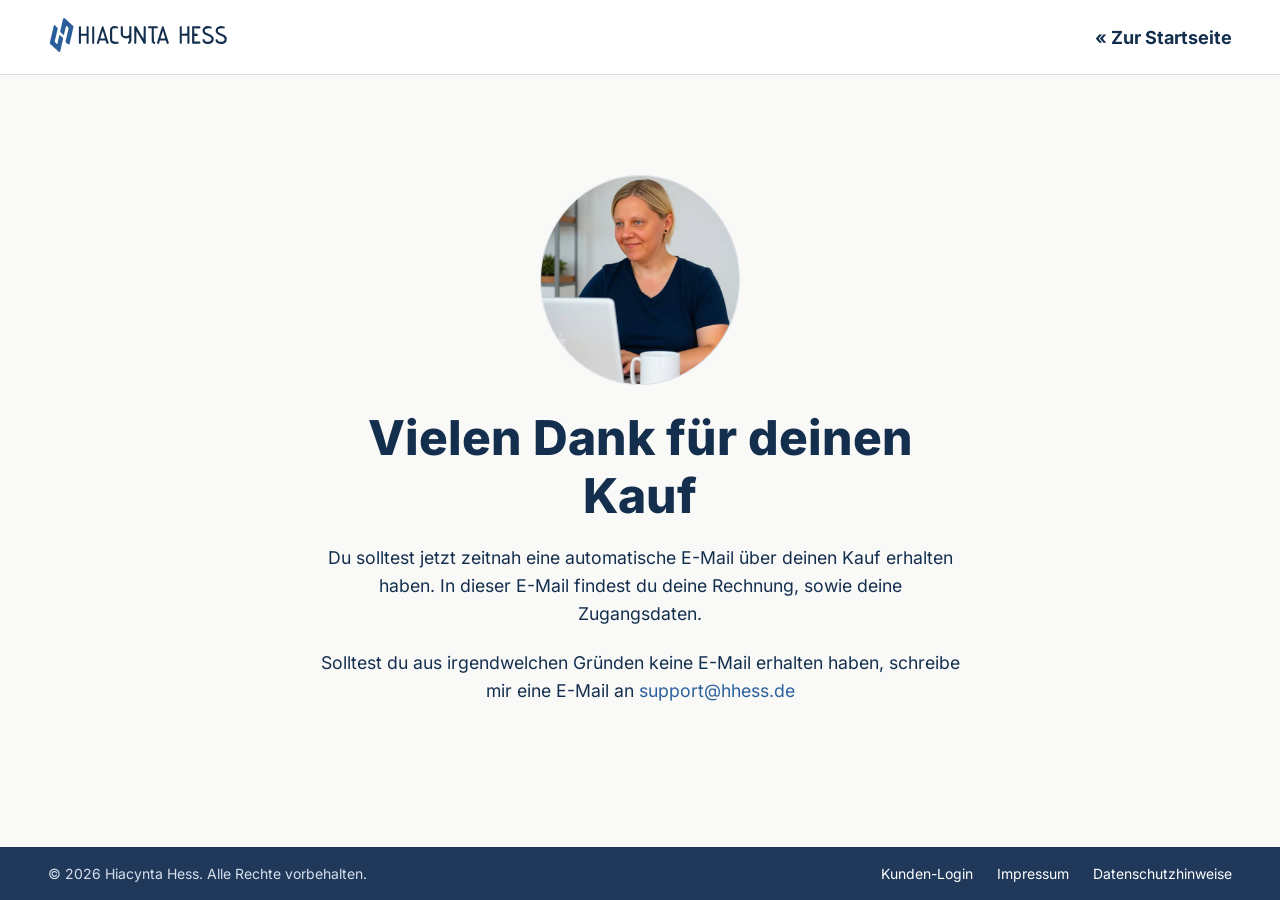
<file: website/divi-masterclass-danke-fuer-deinen-kauf.html>
<!DOCTYPE html>
<html lang="de">
<head>
  <meta charset="UTF-8">
  <meta name="viewport" content="width=device-width, initial-scale=1.0">
  <title>Danke! | Hiacynta Hess</title>
  <meta name="description" content="Vielen Dank für deinen Kauf der Divi-Masterclass.">
  <meta name="robots" content="noindex, nofollow">
  <link rel="icon" href="assets/logos/hiacynta-hess-logo.svg" type="image/svg+xml">
  <link rel="stylesheet" href="css/styles.css">
</head>
<body class="page-standard page-fill-height">

  <!-- ===== Header / Nav (reduziert) ===== -->
  <header class="site-header site-header--reduced">
    <div class="site-header__inner">
    <a href="/"><img class="logo" src="assets/logos/hiacynta-hess-logo.svg" alt="Hiacynta Hess" width="182" height="38"></a>
    <a class="site-header__link" href="/">« Zur Startseite</a>
    </div>
  </header>

  <!-- ===== Inhalt ===== -->
  <main class="section section--page">
    <div class="container">
      <div class="section-head section-head--center">
        <div class="hero__photo-wrap">
          <div class="hero__photo"><img src="assets/fotos/hiacynta-hess.avif" alt="Hiacynta Hess" width="300" height="300"></div>
        </div>
        <h1>Vielen Dank für deinen Kauf</h1>
        <p class="section-lead">Du solltest jetzt zeitnah eine automatische E-Mail über deinen Kauf erhalten haben. In dieser E-Mail findest du deine Rechnung, sowie deine Zugangsdaten.</p>
        <p class="section-lead">Solltest du aus irgendwelchen Gründen keine E-Mail erhalten haben, schreibe mir eine E-Mail an <a href="mailto:support@hhess.de">support@hhess.de</a></p>
      </div>
    </div>
  </main>

  <!-- ===== Footer (reduziert — nur Abschlussleiste) ===== -->
  <footer class="site-footer site-footer--reduced">
    <div class="footer-bottom">
      <div class="footer-bottom__inner">
        <div class="footer-bottom__copy">© 2026 Hiacynta Hess. Alle Rechte vorbehalten.</div>
        <div class="footer-bottom__legal">
          <a href="https://hiacyntahess.thrivecart.com/signin/" target="_blank" rel="noopener">Kunden-Login</a>
          <a href="/impressum">Impressum</a>
          <a href="/datenschutz">Datenschutzhinweise</a>
        </div>
      </div>
    </div>
  </footer>
</body>
</html>
</file>
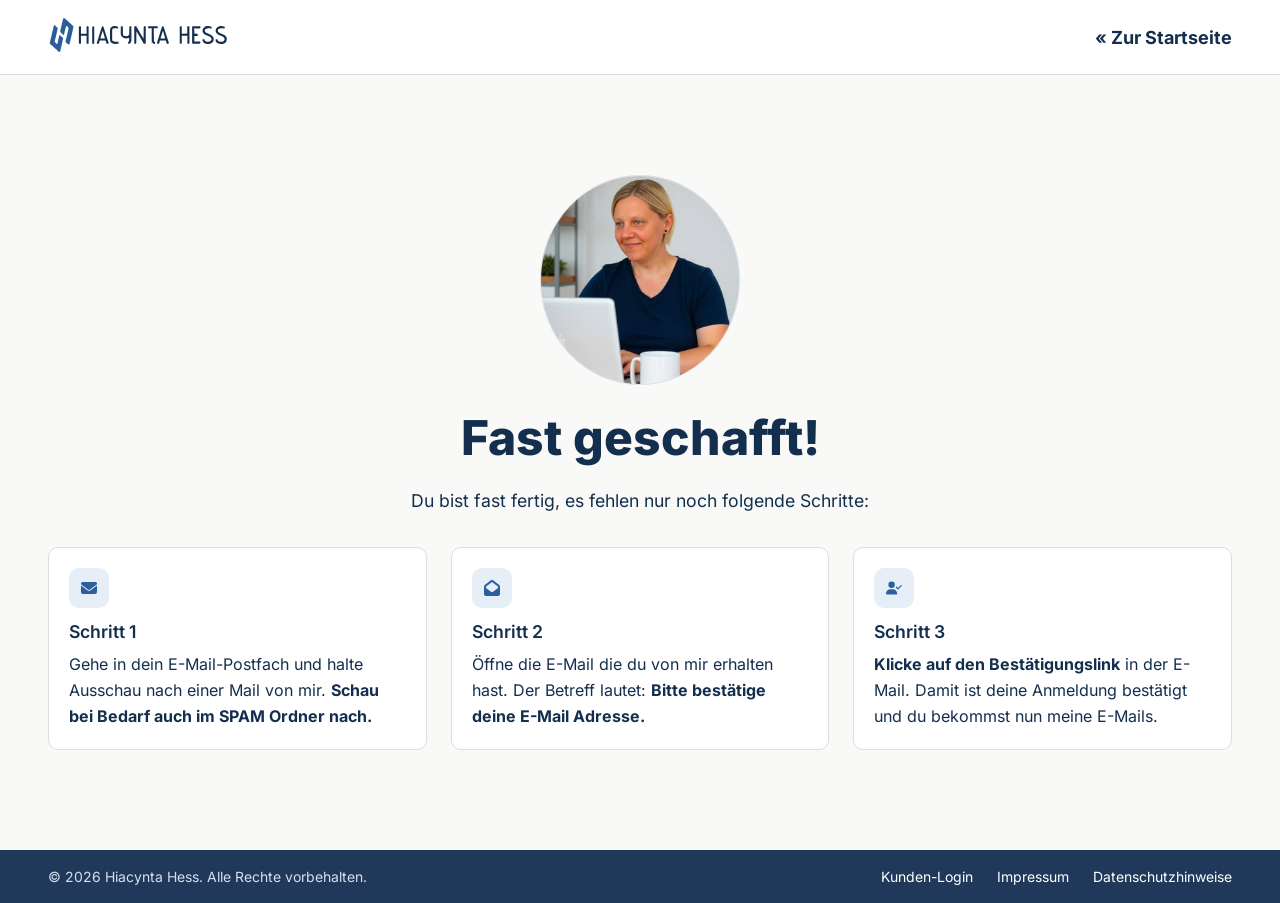
<file: website/du-bist-fast-fertig-yt.html>
<!DOCTYPE html>
<html lang="de">
<head>
  <meta charset="UTF-8">
  <meta name="viewport" content="width=device-width, initial-scale=1.0">
  <title>Fast geschafft! | Hiacynta Hess</title>
  <meta name="description" content="Bestätige deine E-Mail-Adresse, um deine Anmeldung abzuschließen.">
  <meta name="robots" content="noindex, nofollow">
  <link rel="icon" href="assets/logos/hiacynta-hess-logo.svg" type="image/svg+xml">
  <link rel="stylesheet" href="css/styles.css">
</head>
<body class="page-standard page-fill-height">

  <!-- ===== Header / Nav (reduziert) ===== -->
  <header class="site-header site-header--reduced">
    <div class="site-header__inner">
    <a href="/"><img class="logo" src="assets/logos/hiacynta-hess-logo.svg" alt="Hiacynta Hess" width="182" height="38"></a>
    <a class="site-header__link" href="/">« Zur Startseite</a>
    </div>
  </header>

  <!-- ===== Inhalt ===== -->
  <main class="section section--page">
    <div class="container">
      <div class="section-head section-head--center">
        <div class="hero__photo-wrap">
          <div class="hero__photo"><img src="assets/fotos/hiacynta-hess.avif" alt="Hiacynta Hess" width="300" height="300"></div>
        </div>
        <h1>Fast geschafft!</h1>
        <p class="section-lead">Du bist fast fertig, es fehlen nur noch folgende Schritte:</p>
      </div>
      <div class="grid-3">
        <div class="step">
          <div class="step__num"><svg class="icon" aria-hidden="true"><use href="assets/icons/sprite.svg#icon-envelope"></use></svg></div>
          <h3>Schritt 1</h3>
          <p>Gehe in dein E-Mail-Postfach und halte Ausschau nach einer Mail von mir. <strong>Schau bei Bedarf auch im SPAM Ordner nach.</strong></p>
        </div>
        <div class="step">
          <div class="step__num"><svg class="icon" aria-hidden="true"><use href="assets/icons/sprite.svg#icon-envelope-open"></use></svg></div>
          <h3>Schritt 2</h3>
          <p>Öffne die E-Mail die du von mir erhalten hast. Der Betreff lautet: <strong>Bitte bestätige deine E-Mail Adresse.</strong></p>
        </div>
        <div class="step">
          <div class="step__num"><svg class="icon" aria-hidden="true"><use href="assets/icons/sprite.svg#icon-user-check"></use></svg></div>
          <h3>Schritt 3</h3>
          <p><strong>Klicke auf den Bestätigungslink</strong> in der E-Mail. Damit ist deine Anmeldung bestätigt und du bekommst nun meine E-Mails.</p>
        </div>
      </div>
    </div>
  </main>

  <!-- ===== Footer (reduziert — nur Abschlussleiste) ===== -->
  <footer class="site-footer site-footer--reduced">
    <div class="footer-bottom">
      <div class="footer-bottom__inner">
        <div class="footer-bottom__copy">© 2026 Hiacynta Hess. Alle Rechte vorbehalten.</div>
        <div class="footer-bottom__legal">
          <a href="https://hiacyntahess.thrivecart.com/signin/" target="_blank" rel="noopener">Kunden-Login</a>
          <a href="/impressum">Impressum</a>
          <a href="/datenschutz">Datenschutzhinweise</a>
        </div>
      </div>
    </div>
  </footer>
</body>
</html>
</file>
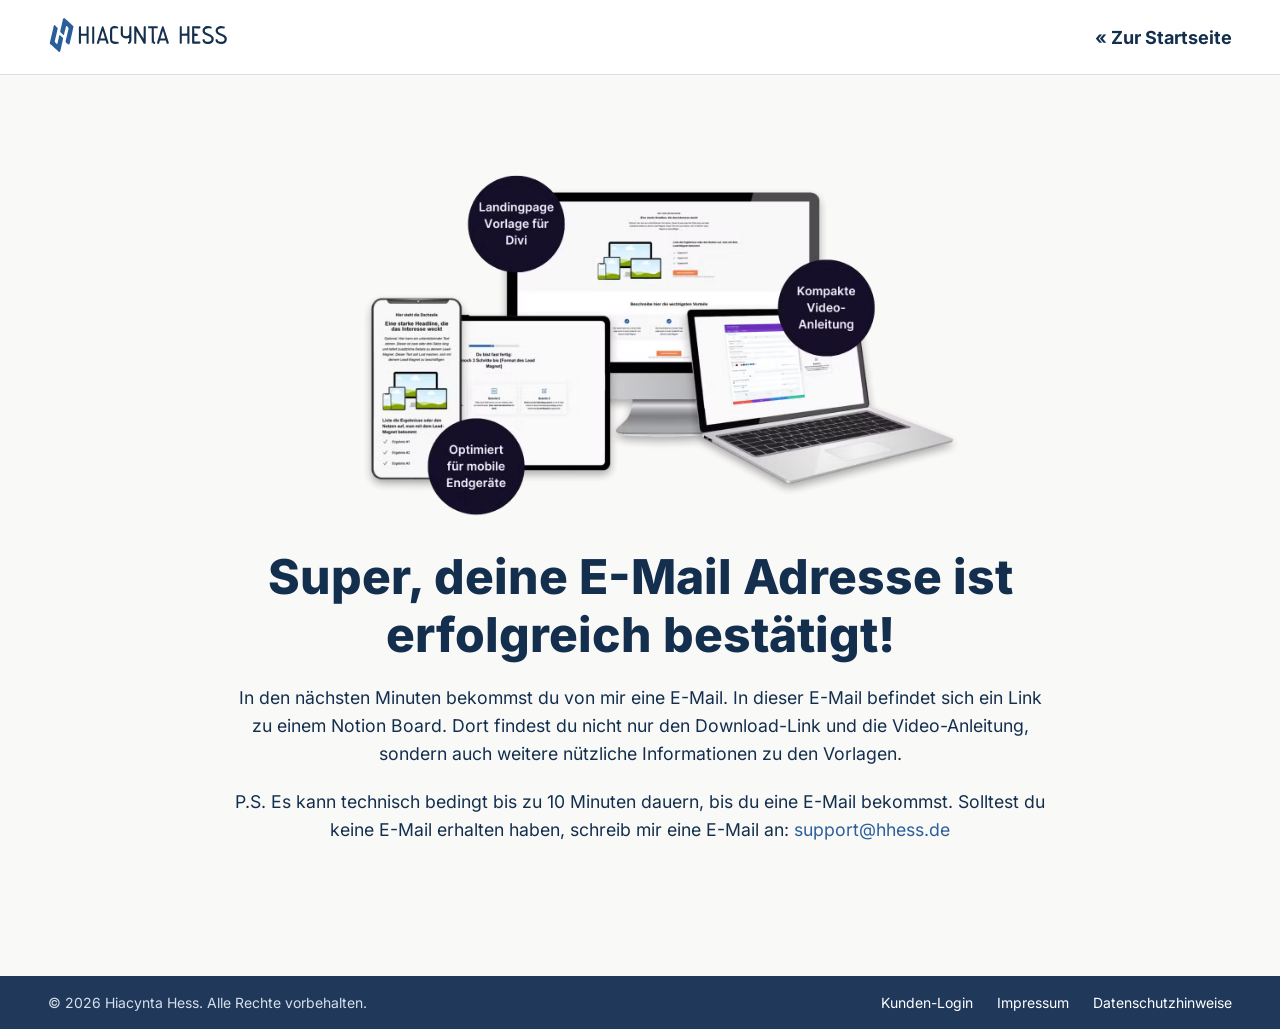
<file: website/freebie-lead-magnet-landingpage-vorlagen-dankeseite.html>
<!DOCTYPE html>
<html lang="de">
<head>
  <meta charset="UTF-8">
  <meta name="viewport" content="width=device-width, initial-scale=1.0">
  <title>Danke! | Hiacynta Hess</title>
  <meta name="description" content="Deine Anmeldung für die Lead-Magnet-Landingpage-Vorlagen war erfolgreich.">
  <meta name="robots" content="noindex, nofollow">
  <link rel="icon" href="assets/logos/hiacynta-hess-logo.svg" type="image/svg+xml">
  <link rel="stylesheet" href="css/styles.css">
</head>
<body class="page-standard page-fill-height">

  <!-- ===== Header / Nav (reduziert) ===== -->
  <header class="site-header site-header--reduced">
    <div class="site-header__inner">
    <a href="/"><img class="logo" src="assets/logos/hiacynta-hess-logo.svg" alt="Hiacynta Hess" width="182" height="38"></a>
    <a class="site-header__link" href="/">« Zur Startseite</a>
    </div>
  </header>

  <!-- ===== Inhalt ===== -->
  <main class="section section--page">
    <div class="container">
      <img class="confirm-visual" src="assets/fotos/lead-magnet-vorlagen-divi-theme-mockup.avif" alt="Vorschau der Lead-Magnet-Landingpage-Vorlagen für Divi" width="1500" height="800">
      <div class="section-head section-head--center section-head--wide">
        <h1>Super, deine E-Mail Adresse ist erfolgreich bestätigt!</h1>
        <p class="section-lead">In den nächsten Minuten bekommst du von mir eine E-Mail. In dieser E-Mail befindet sich ein Link zu einem Notion Board. Dort findest du nicht nur den Download-Link und die Video-Anleitung, sondern auch weitere nützliche Informationen zu den Vorlagen.</p>
        <p class="section-lead">P.S. Es kann technisch bedingt bis zu 10 Minuten dauern, bis du eine E-Mail bekommst. Solltest du keine E-Mail erhalten haben, schreib mir eine E-Mail an: <a href="mailto:support@hhess.de">support@hhess.de</a></p>
      </div>
    </div>
  </main>

  <!-- ===== Footer (reduziert — nur Abschlussleiste) ===== -->
  <footer class="site-footer site-footer--reduced">
    <div class="footer-bottom">
      <div class="footer-bottom__inner">
        <div class="footer-bottom__copy">© 2026 Hiacynta Hess. Alle Rechte vorbehalten.</div>
        <div class="footer-bottom__legal">
          <a href="https://hiacyntahess.thrivecart.com/signin/" target="_blank" rel="noopener">Kunden-Login</a>
          <a href="/impressum">Impressum</a>
          <a href="/datenschutz">Datenschutzhinweise</a>
        </div>
      </div>
    </div>
  </footer>
</body>
</html>
</file>
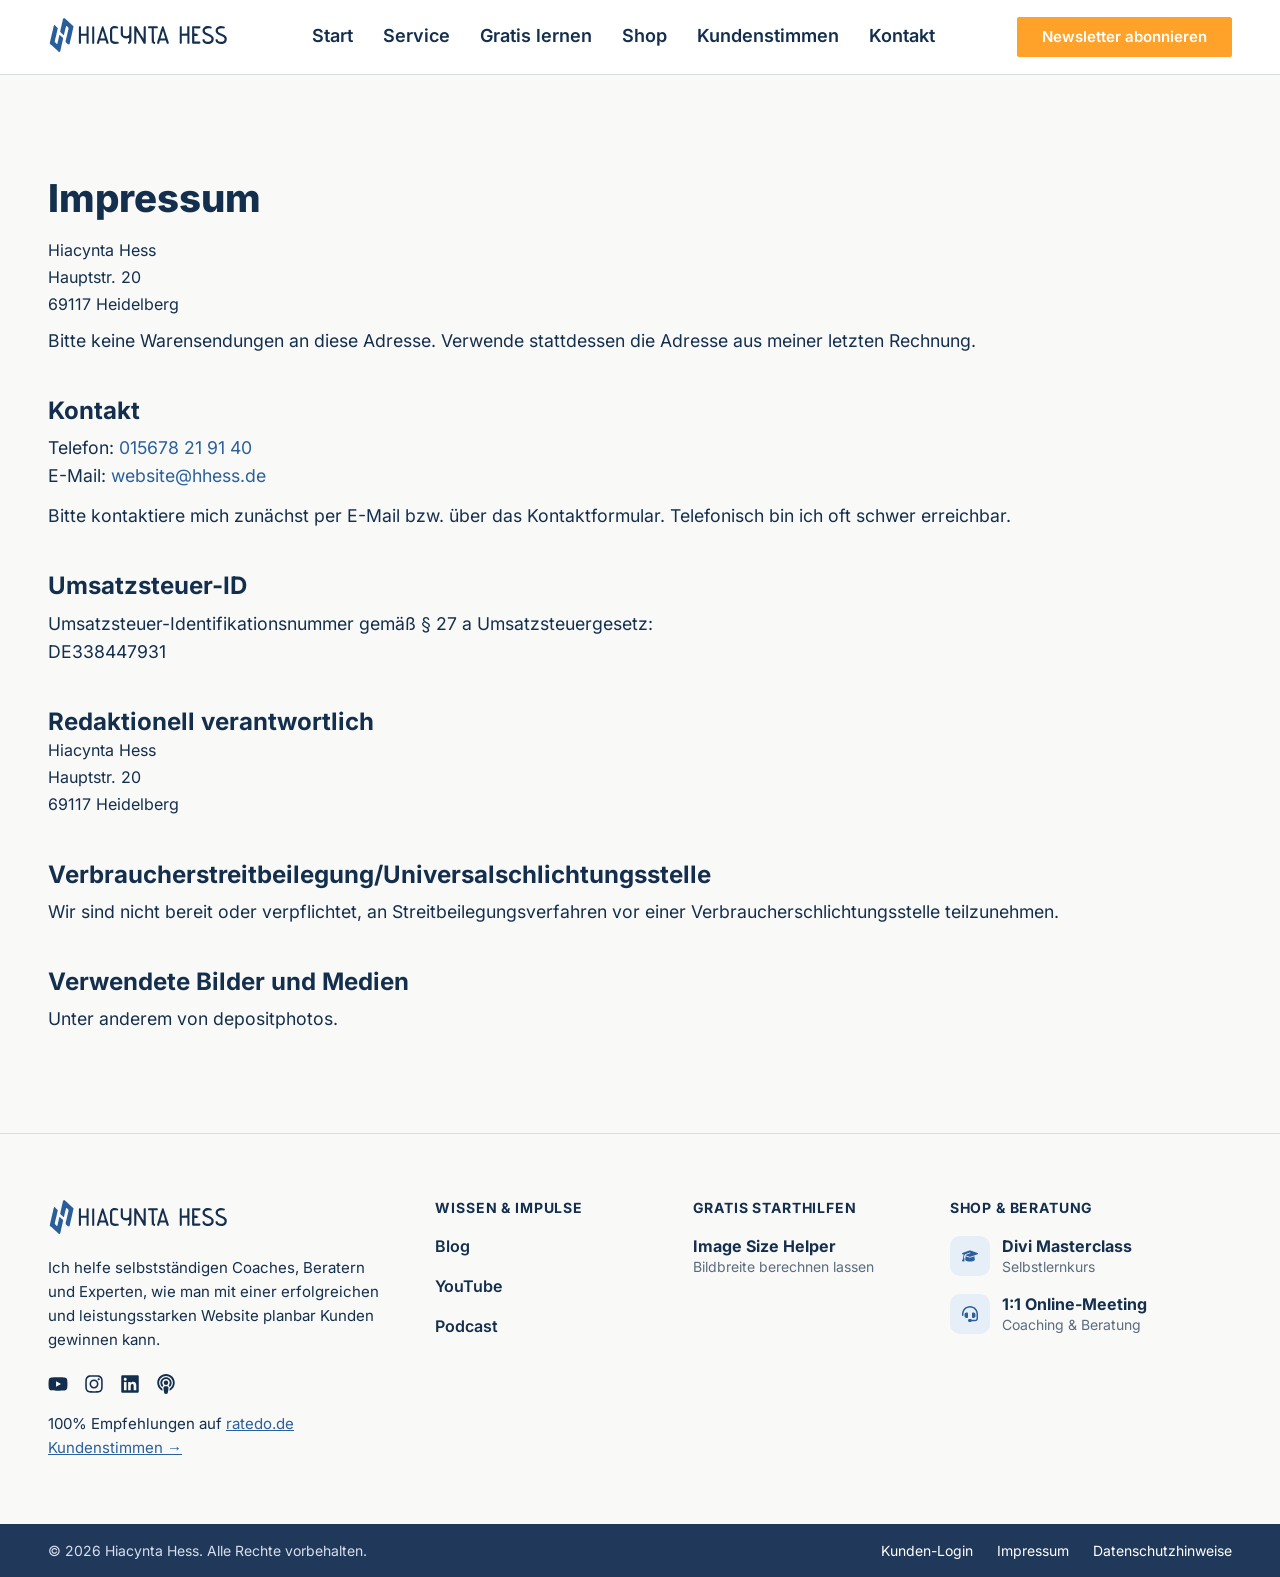
<file: website/impressum.html>
<!DOCTYPE html>
<html lang="de">
<head>
  <meta charset="UTF-8">
  <meta name="viewport" content="width=device-width, initial-scale=1.0">
  <title>Impressum | Hiacynta Hess</title>
  <meta name="description" content="Impressum von Hiacynta Hess — Anbieterkennzeichnung, Kontakt und rechtliche Angaben gemäß § 5 TMG.">
  <link rel="icon" href="assets/logos/hiacynta-hess-logo.svg" type="image/svg+xml">
  <link rel="stylesheet" href="css/styles.css">
</head>
<body class="page-standard">

  <!-- ===== Header / Nav ===== -->
  <header class="site-header">
    <div class="site-header__inner">
    <a href="/"><img class="logo" src="assets/logos/hiacynta-hess-logo.svg" alt="Hiacynta Hess" width="182" height="38"></a>
    <button class="nav-toggle" aria-label="Menü öffnen" aria-expanded="false"><svg class="icon" aria-hidden="true"><use href="assets/icons/sprite.svg#icon-bars"></use></svg></button>
    <nav class="main-nav">
      <a href="/">Start</a>
      <a href="/website-erstellen-lassen">Service</a>
      <a href="/#gratis">Gratis lernen</a>
      <a href="#">Shop</a>
      <a href="/kundenstimmen">Kundenstimmen</a>
      <a href="/#kontakt">Kontakt</a>
    </nav>
    <a class="hh-btn hh-btn--primary" href="/newsletter">Newsletter abonnieren</a>
    </div>
  </header>

  <!-- ===== Inhalt ===== -->
  <main class="section section--page">
    <div class="container legal">
      <h1>Impressum</h1>

      <address>
        Hiacynta Hess<br>
        Hauptstr. 20<br>
        69117 Heidelberg
      </address>
      <p>Bitte keine Warensendungen an diese Adresse. Verwende stattdessen die Adresse aus meiner letzten Rechnung.</p>

      <h2>Kontakt</h2>
      <p>
        Telefon: <a href="tel:+4915678219140">015678 21 91 40</a><br>
        E-Mail: <a href="mailto:website@hhess.de">website@hhess.de</a>
      </p>
      <p>Bitte kontaktiere mich zunächst per E-Mail bzw. über das Kontaktformular. Telefonisch bin ich oft schwer erreichbar.</p>

      <h2>Umsatzsteuer-ID</h2>
      <p>Umsatzsteuer-Identifikationsnummer gemäß § 27 a Umsatzsteuergesetz:<br>
        DE338447931</p>

      <h2>Redaktionell verantwortlich</h2>
      <address>
        Hiacynta Hess<br>
        Hauptstr. 20<br>
        69117 Heidelberg
      </address>

      <h2>Verbraucherstreitbeilegung/Universalschlichtungsstelle</h2>
      <p>Wir sind nicht bereit oder verpflichtet, an Streitbeilegungsverfahren vor einer Verbraucherschlichtungsstelle teilzunehmen.</p>

      <h2>Verwendete Bilder und Medien</h2>
      <p>Unter anderem von depositphotos.</p>
    </div>
  </main>

  <!-- ===== Footer (nur Abschlussleiste — Standardseite) ===== -->
  <footer class="site-footer">
    <div class="footer-main">
      <div class="footer-main__inner">

        <!-- Spalte 1: Marke -->
        <div class="footer-brand">
          <img class="logo" src="assets/logos/hiacynta-hess-logo.svg" alt="Hiacynta Hess" width="182" height="38">
          <p>Ich helfe selbstständigen Coaches, Beratern und Experten, wie man mit einer erfolgreichen und leistungsstarken Website planbar Kunden gewinnen kann.</p>
          <div class="footer-social">
            <a href="#" aria-label="YouTube"><svg class="icon" aria-hidden="true"><use href="assets/icons/sprite.svg#icon-youtube"></use></svg></a>
            <a href="#" aria-label="Instagram"><svg class="icon" aria-hidden="true"><use href="assets/icons/sprite.svg#icon-instagram"></use></svg></a>
            <a href="#" aria-label="LinkedIn"><svg class="icon" aria-hidden="true"><use href="assets/icons/sprite.svg#icon-linkedin"></use></svg></a>
            <a href="#" aria-label="Podcast"><svg class="icon" aria-hidden="true"><use href="assets/icons/sprite.svg#icon-podcast"></use></svg></a>
          </div>
          <p class="footer-brand__rating">
            100% Empfehlungen auf <a href="https://link.hhess.de/ratedo" target="_blank" rel="noopener">ratedo.de</a><br>
            <a href="/kundenstimmen">Kundenstimmen →</a>
          </p>
        </div>

        <!-- Spalte 2: Wissen & Impulse -->
        <div class="footer-col">
          <h3 class="footer-col__title">Wissen &amp; Impulse</h3>
          <ul class="footer-col__links">
            <li><a href="#">Blog</a></li>
            <li><a href="/youtube">YouTube</a></li>
            <li><a href="#">Podcast</a></li>
          </ul>
        </div>

        <!-- Spalte 3: Gratis Starthilfen -->
        <div class="footer-col">
          <h3 class="footer-col__title">Gratis Starthilfen</h3>
          <a class="footer-item" href="#">
            <span class="footer-item__title">Image Size Helper</span>
            <span class="footer-item__sub">Bildbreite berechnen lassen</span>
          </a>
        </div>

        <!-- Spalte 4: Shop & Beratung -->
        <div class="footer-col">
          <h3 class="footer-col__title">Shop &amp; Beratung</h3>
          <a class="footer-shop" href="#">
            <span class="footer-shop__icon"><svg class="icon" aria-hidden="true"><use href="assets/icons/sprite.svg#icon-graduation-cap"></use></svg></span>
            <span class="footer-item">
              <span class="footer-item__title">Divi Masterclass</span>
              <span class="footer-item__sub">Selbstlernkurs</span>
            </span>
          </a>
          <a class="footer-shop" href="#">
            <span class="footer-shop__icon"><svg class="icon" aria-hidden="true"><use href="assets/icons/sprite.svg#icon-headset"></use></svg></span>
            <span class="footer-item">
              <span class="footer-item__title">1:1 Online-Meeting</span>
              <span class="footer-item__sub">Coaching &amp; Beratung</span>
            </span>
          </a>
        </div>

      </div>
    </div>
    <div class="footer-bottom">
      <div class="footer-bottom__inner">
        <div class="footer-bottom__copy">© 2026 Hiacynta Hess. Alle Rechte vorbehalten.</div>
        <div class="footer-bottom__legal">
          <a href="https://hiacyntahess.thrivecart.com/signin/" target="_blank" rel="noopener">Kunden-Login</a>
          <a href="/impressum">Impressum</a>
          <a href="/datenschutz">Datenschutzhinweise</a>
        </div>
      </div>
    </div>
  </footer>

  <script src="js/site.js" defer></script>
</body>
</html>
</file>
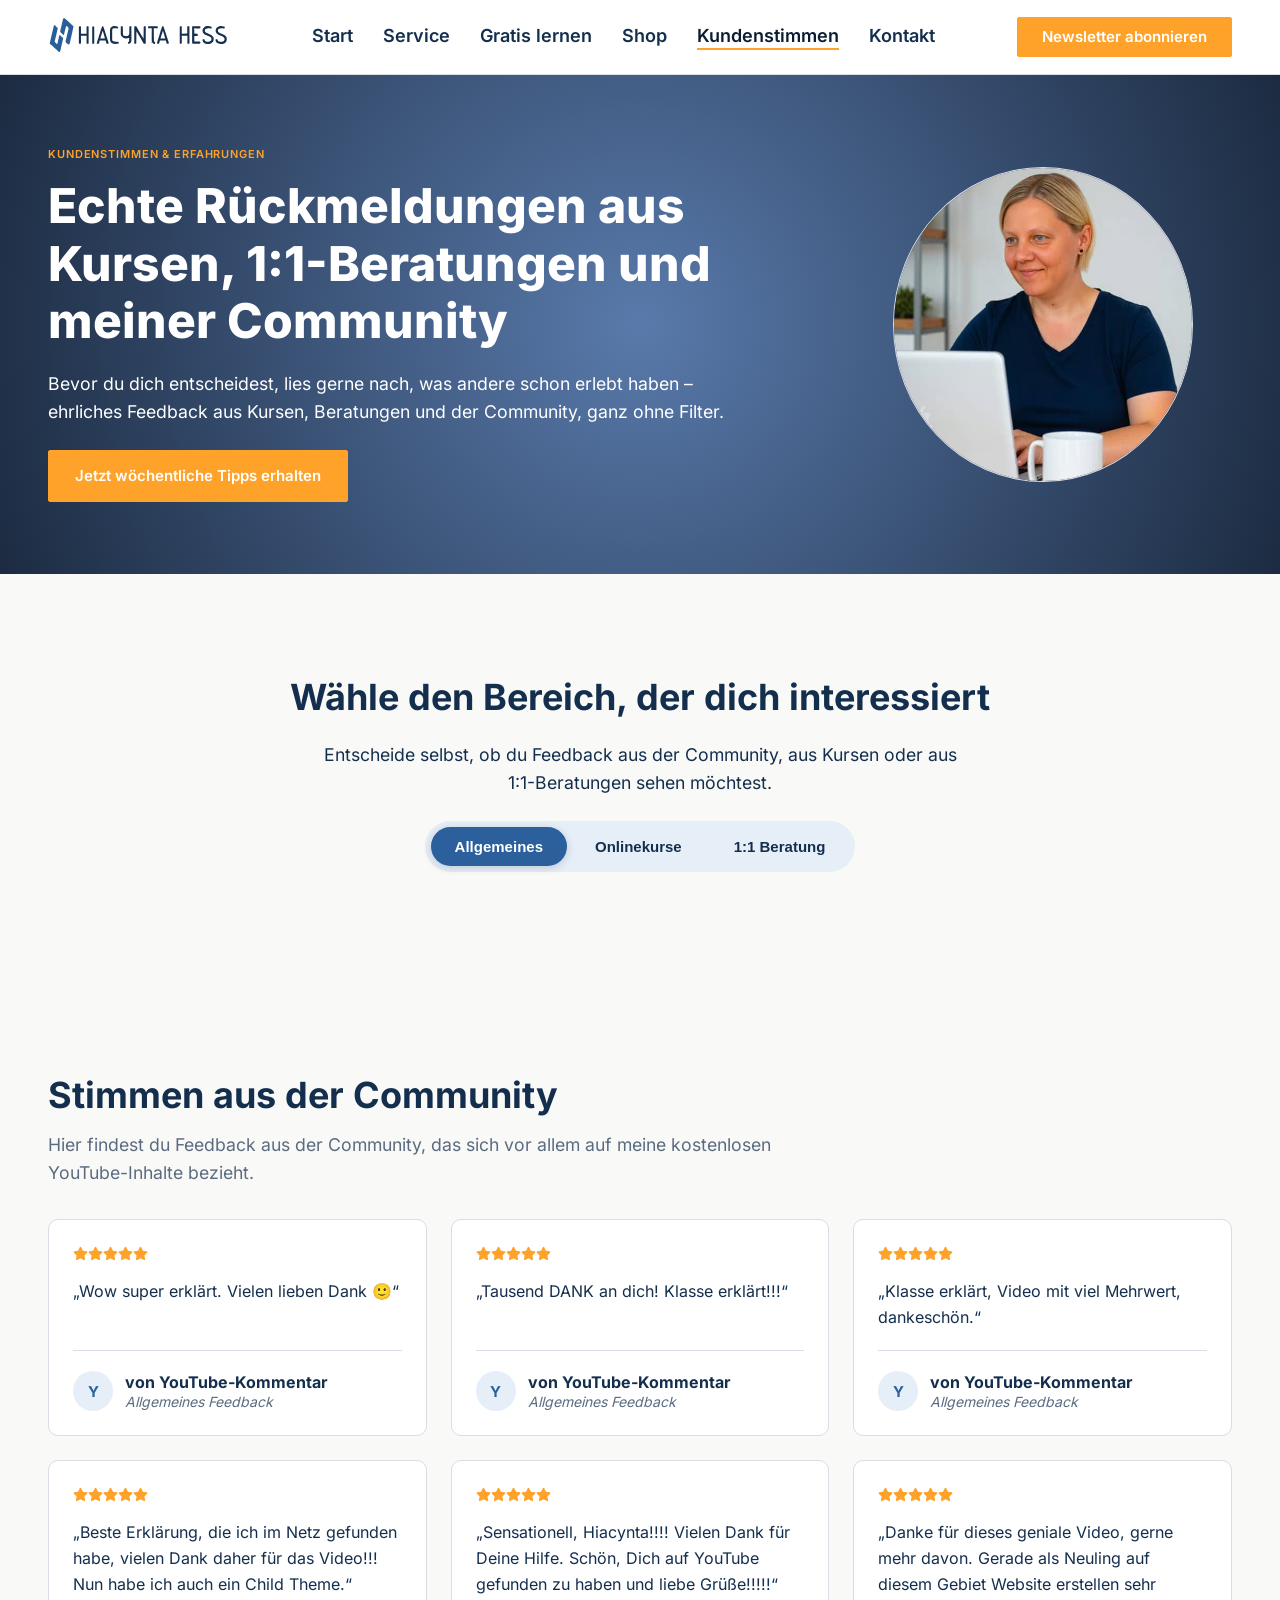
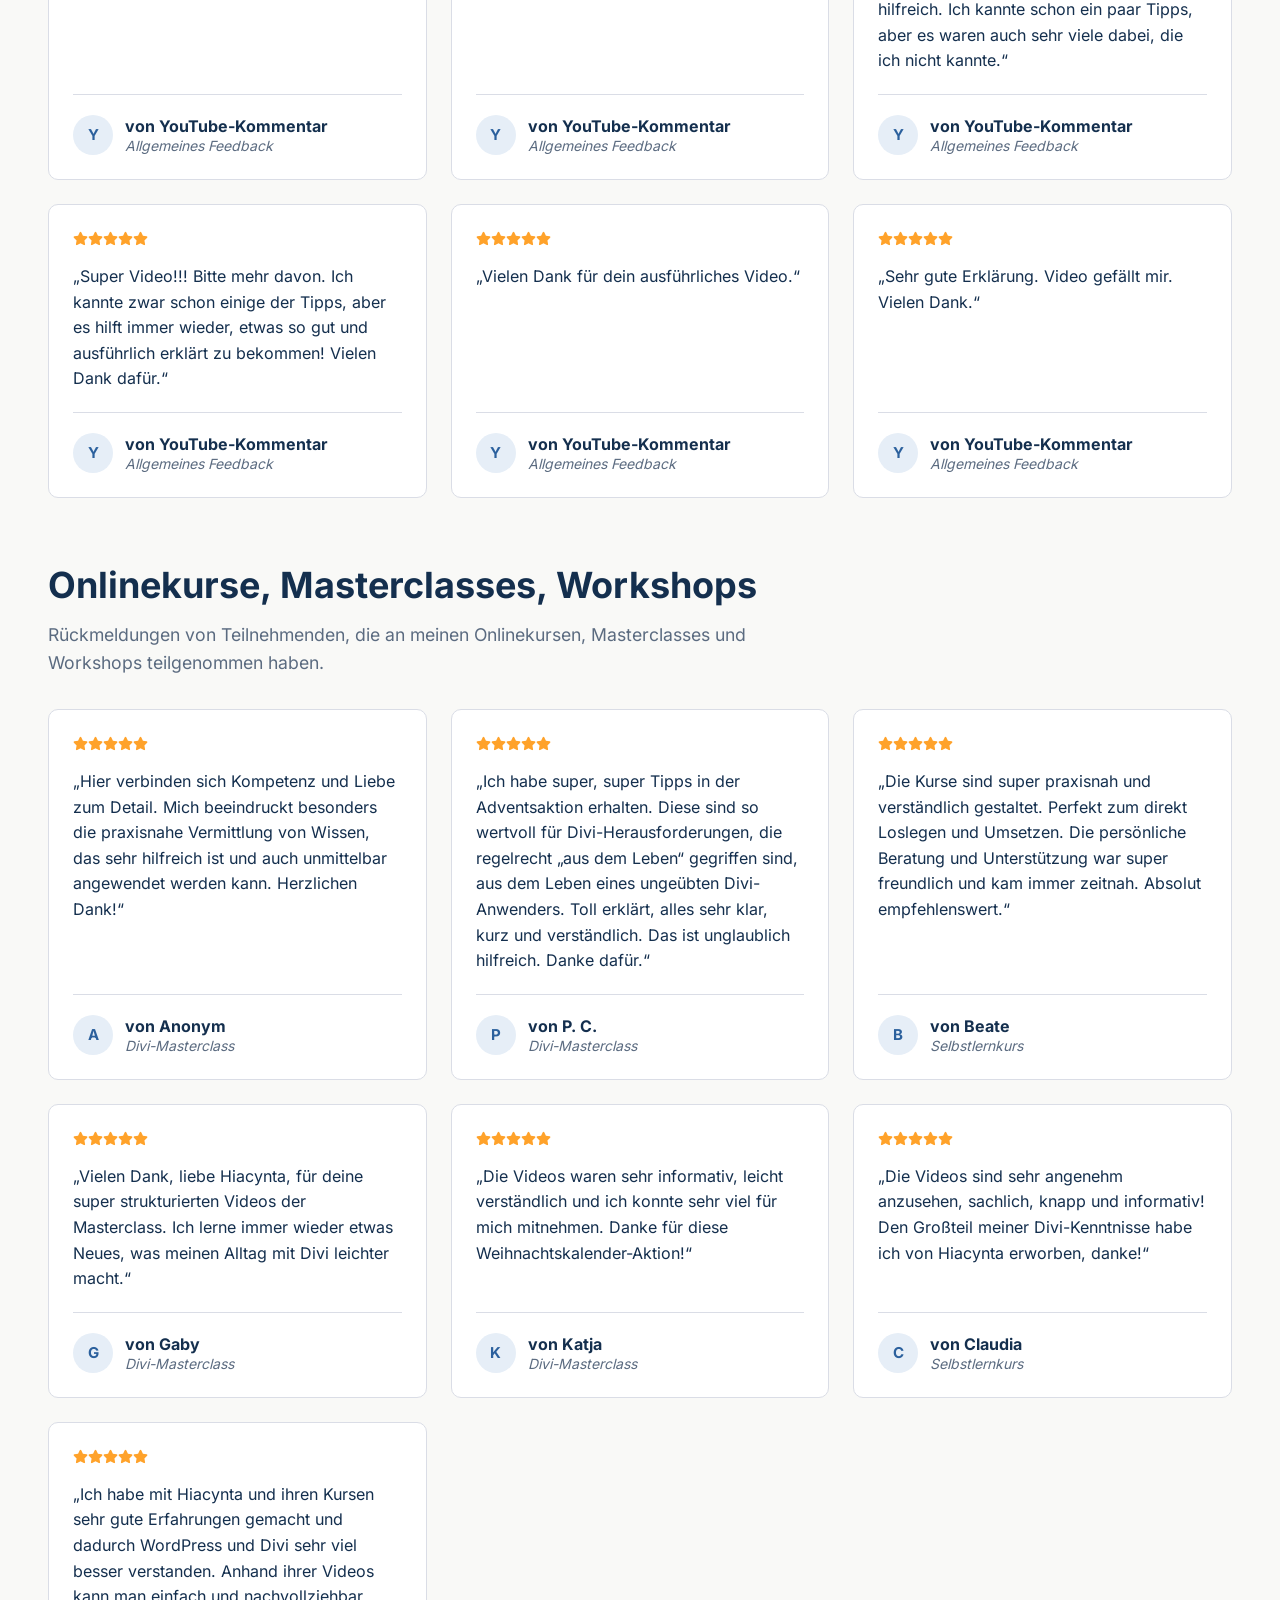
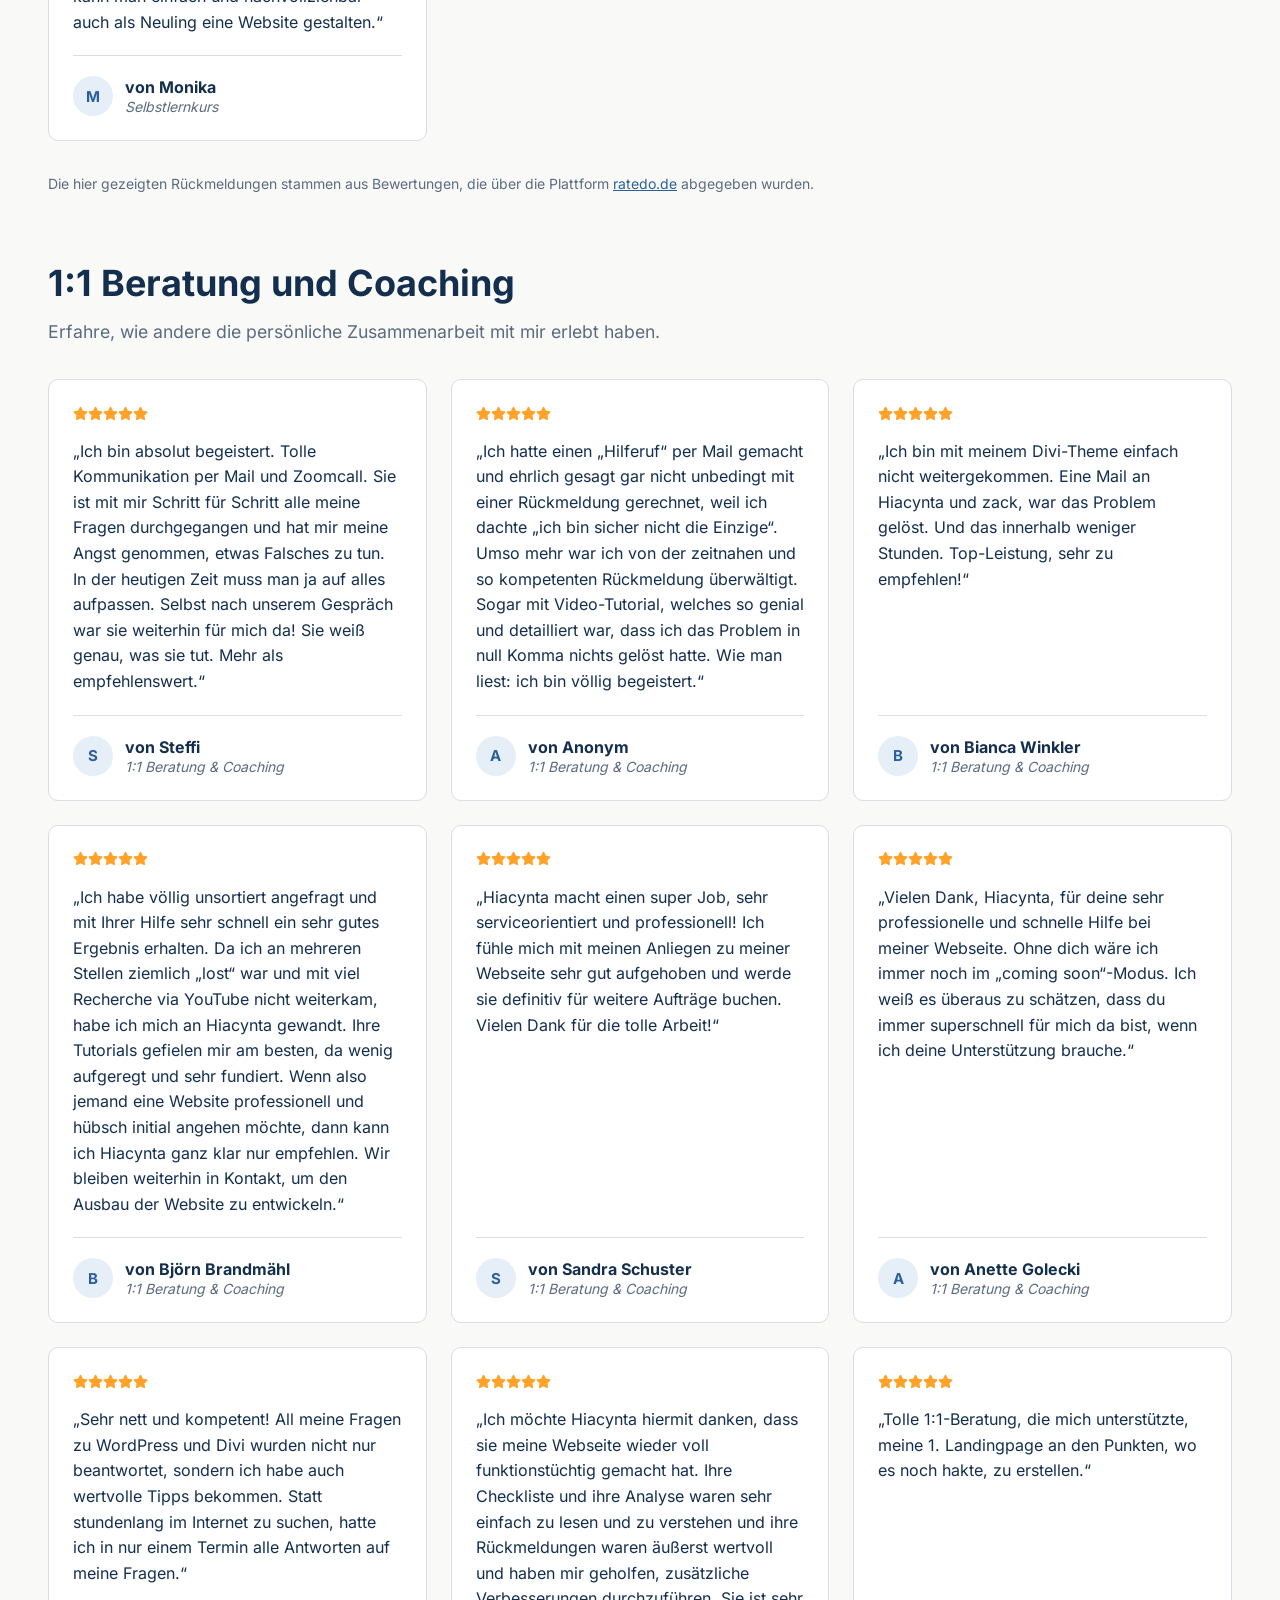
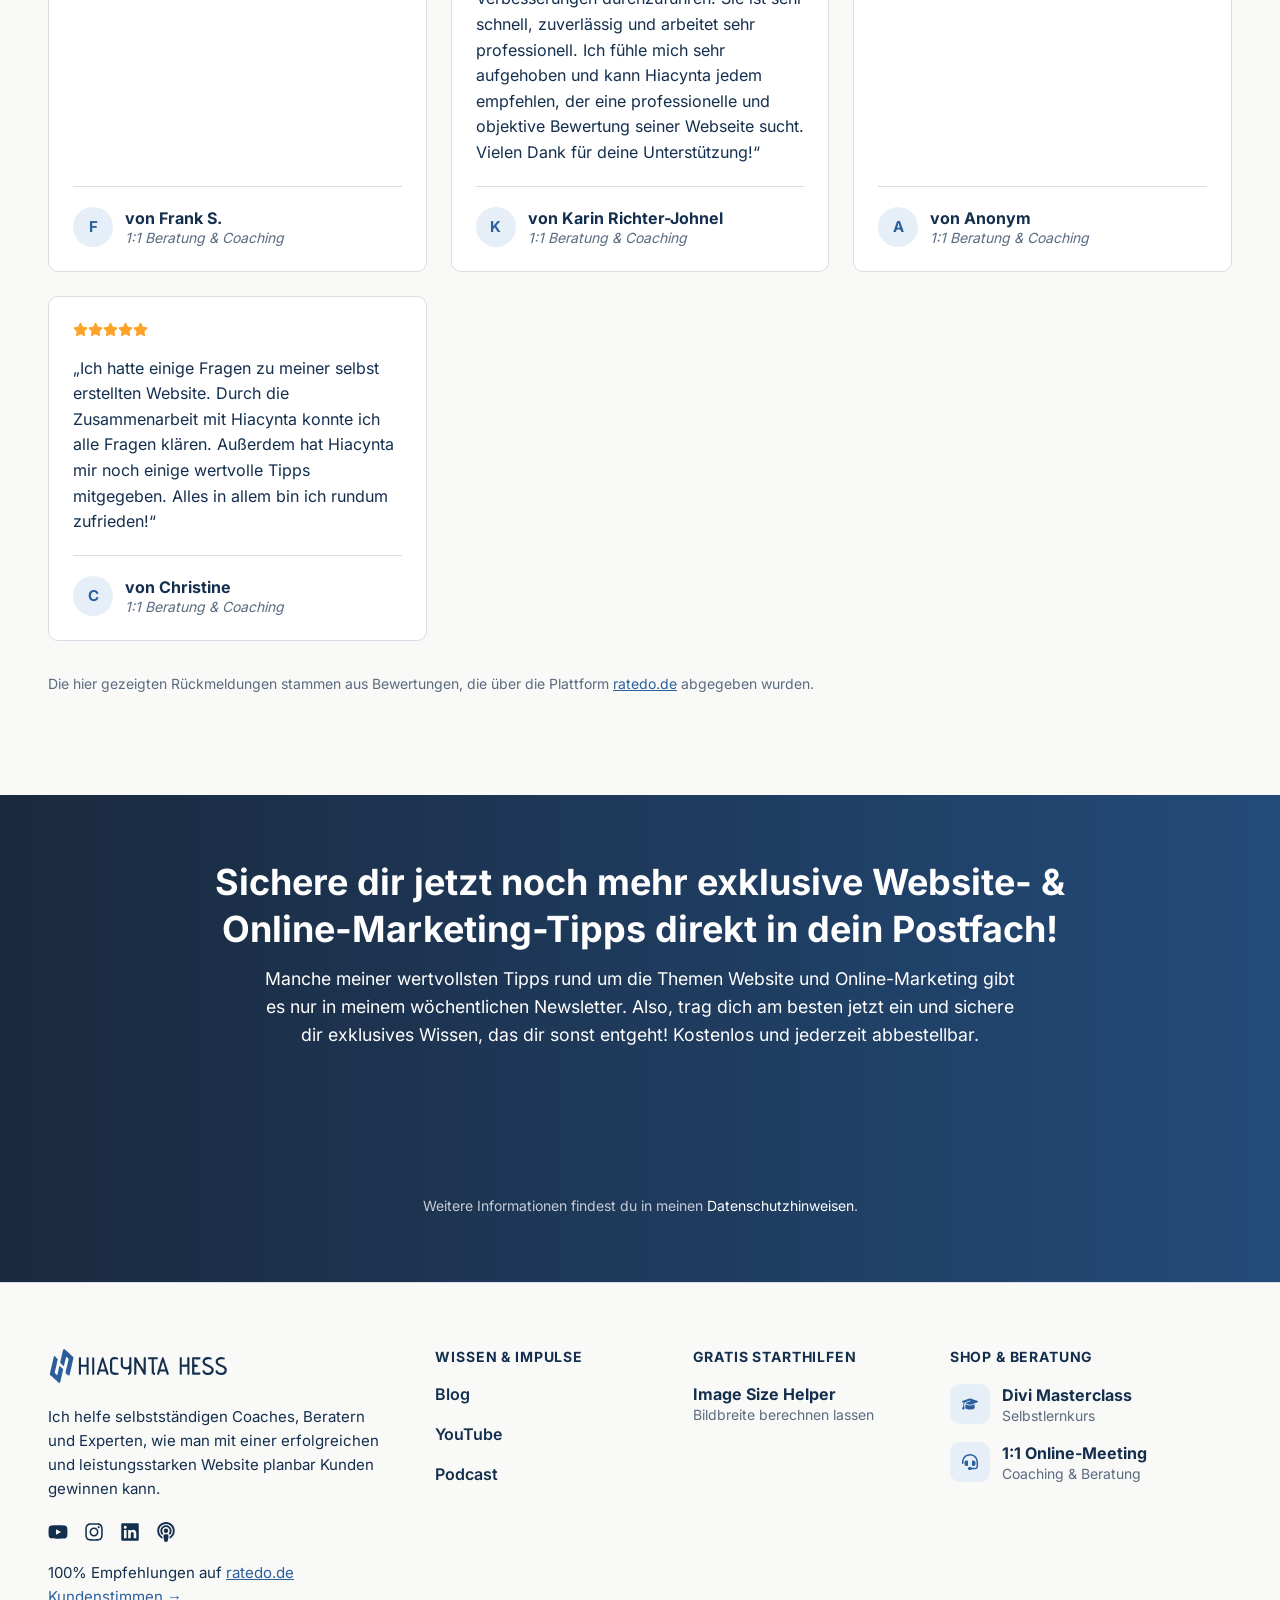
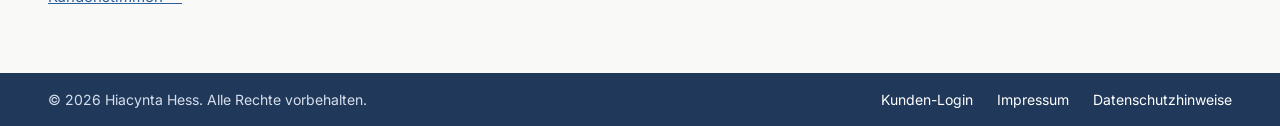
<file: website/kundenstimmen.html>
<!DOCTYPE html>
<html lang="de">
<head>
  <meta charset="UTF-8">
  <meta name="viewport" content="width=device-width, initial-scale=1.0">
  <title>Kundenstimmen &amp; Erfahrungen | Hiacynta Hess</title>
  <meta name="description" content="Echte Rückmeldungen aus Kursen, 1:1-Beratungen und der Community von Hiacynta Hess — Erfahrungen zu WordPress, Divi und professionellen Websites.">
  <meta name="robots" content="index, follow">
  <link rel="icon" href="assets/logos/hiacynta-hess-logo.svg" type="image/svg+xml">
  <link rel="stylesheet" href="css/styles.css">
</head>
<body class="page-hero">

  <!-- ===== Header / Nav ===== -->
  <header class="site-header">
    <div class="site-header__inner">
    <a href="/"><img class="logo" src="assets/logos/hiacynta-hess-logo.svg" alt="Hiacynta Hess" width="182" height="38"></a>
    <button class="nav-toggle" aria-label="Menü öffnen" aria-expanded="false"><svg class="icon" aria-hidden="true"><use href="assets/icons/sprite.svg#icon-bars"></use></svg></button>
    <nav class="main-nav">
      <a href="/">Start</a>
      <a href="/website-erstellen-lassen">Service</a>
      <a href="/#gratis">Gratis lernen</a>
      <a href="#">Shop</a>
      <a href="/kundenstimmen" class="is-active" aria-current="page">Kundenstimmen</a>
      <a href="/#kontakt">Kontakt</a>
    </nav>
    <a class="hh-btn hh-btn--primary" href="/newsletter">Newsletter abonnieren</a>
    </div>
  </header>

  <!-- ===== Hero ===== -->
  <section class="hero">
    <div class="hero__grid container">
      <div class="hero__content">
        <span class="eyebrow">Kundenstimmen &amp; Erfahrungen</span>
        <h1>Echte Rückmeldungen aus Kursen, 1:1-Beratungen und meiner Community</h1>
        <p class="hero__lead">Bevor du dich entscheidest, lies gerne nach, was andere schon erlebt haben – ehrliches Feedback aus Kursen, Beratungen und der Community, ganz ohne Filter.</p>
        <div class="hero__cta">
          <a class="hh-btn hh-btn--primary" href="#newsletter">Jetzt wöchentliche Tipps erhalten</a>
        </div>
      </div>
      <div class="hero__media hero__media--small">
        <div class="hero__photo-wrap">
          <div class="hero__photo"><img src="assets/fotos/hiacynta-hess.avif" alt="Hiacynta Hess" width="600" height="600" fetchpriority="high"></div>
          <div class="hero__seal">
            <!-- ratedo.de Siegel -->
            <div style="max-width: 160px; margin: 0 auto;" class="ratedo_badge" data-ratedo_id="db8dc2b7a3bb754178d96fe9b4e434d0c017825b" data-type="deluxe2"></div>
            <!-- ratedo.de Siegel -->
          </div>
        </div>
      </div>
    </div>
  </section>

  <script src="https://www.ratedo.de/js/widgets/ratedo-badge.min.js" async></script>

  <!-- ===== Filter + Überblick ===== -->
  <section class="section section--page">
    <div class="container" style="text-align:center;">
      <h2>Wähle den Bereich, der dich interessiert</h2>
      <p class="section-lead" style="margin-left:auto;margin-right:auto;">Entscheide selbst, ob du Feedback aus der Community, aus Kursen oder aus 1:1-Beratungen sehen möchtest.</p>
      <div class="ks-filter" role="group" aria-label="Kundenstimmen filtern">
        <button type="button" class="ks-filter__btn is-active" data-target="allgemeines" aria-pressed="true">Allgemeines</button>
        <button type="button" class="ks-filter__btn" data-target="onlinekurse" aria-pressed="false">Onlinekurse</button>
        <button type="button" class="ks-filter__btn" data-target="beratung" aria-pressed="false">1:1 Beratung</button>
      </div>
    </div>
  </section>

  <!-- ===== Testimonial-Panels ===== -->
  <section class="section section--page ks-panels">
    <div class="container">

      <!-- Panel: Community -->
      <div class="ks-panel" data-group="allgemeines">
        <div class="group-head">
          <h2>Stimmen aus der Community</h2>
          <p class="group-head__lead">Hier findest du Feedback aus der Community, das sich vor allem auf meine kostenlosen YouTube-Inhalte bezieht.</p>
        </div>
        <div class="testimonial-grid">
          <article class="testimonial">
            <div class="testimonial__top"><div class="testimonial__stars"><svg class="icon" aria-hidden="true"><use href="assets/icons/sprite.svg#icon-star"></use></svg><svg class="icon" aria-hidden="true"><use href="assets/icons/sprite.svg#icon-star"></use></svg><svg class="icon" aria-hidden="true"><use href="assets/icons/sprite.svg#icon-star"></use></svg><svg class="icon" aria-hidden="true"><use href="assets/icons/sprite.svg#icon-star"></use></svg><svg class="icon" aria-hidden="true"><use href="assets/icons/sprite.svg#icon-star"></use></svg></div><i class="testimonial__quote fa-solid fa-quote-right"></i></div>
            <p class="testimonial__text">„Wow super erklärt. Vielen lieben Dank 🙂“</p>
            <div class="testimonial__footer"><span class="testimonial__avatar">Y</span><div><div class="testimonial__author">von YouTube-Kommentar</div><div class="testimonial__role">Allgemeines Feedback</div></div></div>
          </article>
          <article class="testimonial">
            <div class="testimonial__top"><div class="testimonial__stars"><svg class="icon" aria-hidden="true"><use href="assets/icons/sprite.svg#icon-star"></use></svg><svg class="icon" aria-hidden="true"><use href="assets/icons/sprite.svg#icon-star"></use></svg><svg class="icon" aria-hidden="true"><use href="assets/icons/sprite.svg#icon-star"></use></svg><svg class="icon" aria-hidden="true"><use href="assets/icons/sprite.svg#icon-star"></use></svg><svg class="icon" aria-hidden="true"><use href="assets/icons/sprite.svg#icon-star"></use></svg></div><i class="testimonial__quote fa-solid fa-quote-right"></i></div>
            <p class="testimonial__text">„Tausend DANK an dich! Klasse erklärt!!!“</p>
            <div class="testimonial__footer"><span class="testimonial__avatar">Y</span><div><div class="testimonial__author">von YouTube-Kommentar</div><div class="testimonial__role">Allgemeines Feedback</div></div></div>
          </article>
          <article class="testimonial">
            <div class="testimonial__top"><div class="testimonial__stars"><svg class="icon" aria-hidden="true"><use href="assets/icons/sprite.svg#icon-star"></use></svg><svg class="icon" aria-hidden="true"><use href="assets/icons/sprite.svg#icon-star"></use></svg><svg class="icon" aria-hidden="true"><use href="assets/icons/sprite.svg#icon-star"></use></svg><svg class="icon" aria-hidden="true"><use href="assets/icons/sprite.svg#icon-star"></use></svg><svg class="icon" aria-hidden="true"><use href="assets/icons/sprite.svg#icon-star"></use></svg></div><i class="testimonial__quote fa-solid fa-quote-right"></i></div>
            <p class="testimonial__text">„Klasse erklärt, Video mit viel Mehrwert, dankeschön.“</p>
            <div class="testimonial__footer"><span class="testimonial__avatar">Y</span><div><div class="testimonial__author">von YouTube-Kommentar</div><div class="testimonial__role">Allgemeines Feedback</div></div></div>
          </article>
          <article class="testimonial">
            <div class="testimonial__top"><div class="testimonial__stars"><svg class="icon" aria-hidden="true"><use href="assets/icons/sprite.svg#icon-star"></use></svg><svg class="icon" aria-hidden="true"><use href="assets/icons/sprite.svg#icon-star"></use></svg><svg class="icon" aria-hidden="true"><use href="assets/icons/sprite.svg#icon-star"></use></svg><svg class="icon" aria-hidden="true"><use href="assets/icons/sprite.svg#icon-star"></use></svg><svg class="icon" aria-hidden="true"><use href="assets/icons/sprite.svg#icon-star"></use></svg></div><i class="testimonial__quote fa-solid fa-quote-right"></i></div>
            <p class="testimonial__text">„Beste Erklärung, die ich im Netz gefunden habe, vielen Dank daher für das Video!!! Nun habe ich auch ein Child Theme.“</p>
            <div class="testimonial__footer"><span class="testimonial__avatar">Y</span><div><div class="testimonial__author">von YouTube-Kommentar</div><div class="testimonial__role">Allgemeines Feedback</div></div></div>
          </article>
          <article class="testimonial">
            <div class="testimonial__top"><div class="testimonial__stars"><svg class="icon" aria-hidden="true"><use href="assets/icons/sprite.svg#icon-star"></use></svg><svg class="icon" aria-hidden="true"><use href="assets/icons/sprite.svg#icon-star"></use></svg><svg class="icon" aria-hidden="true"><use href="assets/icons/sprite.svg#icon-star"></use></svg><svg class="icon" aria-hidden="true"><use href="assets/icons/sprite.svg#icon-star"></use></svg><svg class="icon" aria-hidden="true"><use href="assets/icons/sprite.svg#icon-star"></use></svg></div><i class="testimonial__quote fa-solid fa-quote-right"></i></div>
            <p class="testimonial__text">„Sensationell, Hiacynta!!!! Vielen Dank für Deine Hilfe. Schön, Dich auf YouTube gefunden zu haben und liebe Grüße!!!!!“</p>
            <div class="testimonial__footer"><span class="testimonial__avatar">Y</span><div><div class="testimonial__author">von YouTube-Kommentar</div><div class="testimonial__role">Allgemeines Feedback</div></div></div>
          </article>
          <article class="testimonial">
            <div class="testimonial__top"><div class="testimonial__stars"><svg class="icon" aria-hidden="true"><use href="assets/icons/sprite.svg#icon-star"></use></svg><svg class="icon" aria-hidden="true"><use href="assets/icons/sprite.svg#icon-star"></use></svg><svg class="icon" aria-hidden="true"><use href="assets/icons/sprite.svg#icon-star"></use></svg><svg class="icon" aria-hidden="true"><use href="assets/icons/sprite.svg#icon-star"></use></svg><svg class="icon" aria-hidden="true"><use href="assets/icons/sprite.svg#icon-star"></use></svg></div><i class="testimonial__quote fa-solid fa-quote-right"></i></div>
            <p class="testimonial__text">„Danke für dieses geniale Video, gerne mehr davon. Gerade als Neuling auf diesem Gebiet Website erstellen sehr hilfreich. Ich kannte schon ein paar Tipps, aber es waren auch sehr viele dabei, die ich nicht kannte.“</p>
            <div class="testimonial__footer"><span class="testimonial__avatar">Y</span><div><div class="testimonial__author">von YouTube-Kommentar</div><div class="testimonial__role">Allgemeines Feedback</div></div></div>
          </article>
          <article class="testimonial">
            <div class="testimonial__top"><div class="testimonial__stars"><svg class="icon" aria-hidden="true"><use href="assets/icons/sprite.svg#icon-star"></use></svg><svg class="icon" aria-hidden="true"><use href="assets/icons/sprite.svg#icon-star"></use></svg><svg class="icon" aria-hidden="true"><use href="assets/icons/sprite.svg#icon-star"></use></svg><svg class="icon" aria-hidden="true"><use href="assets/icons/sprite.svg#icon-star"></use></svg><svg class="icon" aria-hidden="true"><use href="assets/icons/sprite.svg#icon-star"></use></svg></div><i class="testimonial__quote fa-solid fa-quote-right"></i></div>
            <p class="testimonial__text">„Super Video!!! Bitte mehr davon. Ich kannte zwar schon einige der Tipps, aber es hilft immer wieder, etwas so gut und ausführlich erklärt zu bekommen! Vielen Dank dafür.“</p>
            <div class="testimonial__footer"><span class="testimonial__avatar">Y</span><div><div class="testimonial__author">von YouTube-Kommentar</div><div class="testimonial__role">Allgemeines Feedback</div></div></div>
          </article>
          <article class="testimonial">
            <div class="testimonial__top"><div class="testimonial__stars"><svg class="icon" aria-hidden="true"><use href="assets/icons/sprite.svg#icon-star"></use></svg><svg class="icon" aria-hidden="true"><use href="assets/icons/sprite.svg#icon-star"></use></svg><svg class="icon" aria-hidden="true"><use href="assets/icons/sprite.svg#icon-star"></use></svg><svg class="icon" aria-hidden="true"><use href="assets/icons/sprite.svg#icon-star"></use></svg><svg class="icon" aria-hidden="true"><use href="assets/icons/sprite.svg#icon-star"></use></svg></div><i class="testimonial__quote fa-solid fa-quote-right"></i></div>
            <p class="testimonial__text">„Vielen Dank für dein ausführliches Video.“</p>
            <div class="testimonial__footer"><span class="testimonial__avatar">Y</span><div><div class="testimonial__author">von YouTube-Kommentar</div><div class="testimonial__role">Allgemeines Feedback</div></div></div>
          </article>
          <article class="testimonial">
            <div class="testimonial__top"><div class="testimonial__stars"><svg class="icon" aria-hidden="true"><use href="assets/icons/sprite.svg#icon-star"></use></svg><svg class="icon" aria-hidden="true"><use href="assets/icons/sprite.svg#icon-star"></use></svg><svg class="icon" aria-hidden="true"><use href="assets/icons/sprite.svg#icon-star"></use></svg><svg class="icon" aria-hidden="true"><use href="assets/icons/sprite.svg#icon-star"></use></svg><svg class="icon" aria-hidden="true"><use href="assets/icons/sprite.svg#icon-star"></use></svg></div><i class="testimonial__quote fa-solid fa-quote-right"></i></div>
            <p class="testimonial__text">„Sehr gute Erklärung. Video gefällt mir. Vielen Dank.“</p>
            <div class="testimonial__footer"><span class="testimonial__avatar">Y</span><div><div class="testimonial__author">von YouTube-Kommentar</div><div class="testimonial__role">Allgemeines Feedback</div></div></div>
          </article>
        </div>
      </div>

      <!-- Panel: Onlinekurse -->
      <div class="ks-panel" data-group="onlinekurse">
        <div class="group-head">
          <h2>Onlinekurse, Masterclasses, Workshops</h2>
          <p class="group-head__lead">Rückmeldungen von Teilnehmenden, die an meinen Onlinekursen, Masterclasses und Workshops teilgenommen haben.</p>
        </div>
        <div class="testimonial-grid">
          <article class="testimonial">
            <div class="testimonial__top"><div class="testimonial__stars"><svg class="icon" aria-hidden="true"><use href="assets/icons/sprite.svg#icon-star"></use></svg><svg class="icon" aria-hidden="true"><use href="assets/icons/sprite.svg#icon-star"></use></svg><svg class="icon" aria-hidden="true"><use href="assets/icons/sprite.svg#icon-star"></use></svg><svg class="icon" aria-hidden="true"><use href="assets/icons/sprite.svg#icon-star"></use></svg><svg class="icon" aria-hidden="true"><use href="assets/icons/sprite.svg#icon-star"></use></svg></div><i class="testimonial__quote fa-solid fa-quote-right"></i></div>
            <p class="testimonial__text">„Hier verbinden sich Kompetenz und Liebe zum Detail. Mich beeindruckt besonders die praxisnahe Vermittlung von Wissen, das sehr hilfreich ist und auch unmittelbar angewendet werden kann. Herzlichen Dank!“</p>
            <div class="testimonial__footer"><span class="testimonial__avatar">A</span><div><div class="testimonial__author">von Anonym</div><div class="testimonial__role">Divi-Masterclass</div></div></div>
          </article>
          <article class="testimonial">
            <div class="testimonial__top"><div class="testimonial__stars"><svg class="icon" aria-hidden="true"><use href="assets/icons/sprite.svg#icon-star"></use></svg><svg class="icon" aria-hidden="true"><use href="assets/icons/sprite.svg#icon-star"></use></svg><svg class="icon" aria-hidden="true"><use href="assets/icons/sprite.svg#icon-star"></use></svg><svg class="icon" aria-hidden="true"><use href="assets/icons/sprite.svg#icon-star"></use></svg><svg class="icon" aria-hidden="true"><use href="assets/icons/sprite.svg#icon-star"></use></svg></div><i class="testimonial__quote fa-solid fa-quote-right"></i></div>
            <p class="testimonial__text">„Ich habe super, super Tipps in der Adventsaktion erhalten. Diese sind so wertvoll für Divi-Herausforderungen, die regelrecht „aus dem Leben“ gegriffen sind, aus dem Leben eines ungeübten Divi-Anwenders. Toll erklärt, alles sehr klar, kurz und verständlich. Das ist unglaublich hilfreich. Danke dafür.“</p>
            <div class="testimonial__footer"><span class="testimonial__avatar">P</span><div><div class="testimonial__author">von P. C.</div><div class="testimonial__role">Divi-Masterclass</div></div></div>
          </article>
          <article class="testimonial">
            <div class="testimonial__top"><div class="testimonial__stars"><svg class="icon" aria-hidden="true"><use href="assets/icons/sprite.svg#icon-star"></use></svg><svg class="icon" aria-hidden="true"><use href="assets/icons/sprite.svg#icon-star"></use></svg><svg class="icon" aria-hidden="true"><use href="assets/icons/sprite.svg#icon-star"></use></svg><svg class="icon" aria-hidden="true"><use href="assets/icons/sprite.svg#icon-star"></use></svg><svg class="icon" aria-hidden="true"><use href="assets/icons/sprite.svg#icon-star"></use></svg></div><i class="testimonial__quote fa-solid fa-quote-right"></i></div>
            <p class="testimonial__text">„Die Kurse sind super praxisnah und verständlich gestaltet. Perfekt zum direkt Loslegen und Umsetzen. Die persönliche Beratung und Unterstützung war super freundlich und kam immer zeitnah. Absolut empfehlenswert.“</p>
            <div class="testimonial__footer"><span class="testimonial__avatar">B</span><div><div class="testimonial__author">von Beate</div><div class="testimonial__role">Selbstlernkurs</div></div></div>
          </article>
          <article class="testimonial">
            <div class="testimonial__top"><div class="testimonial__stars"><svg class="icon" aria-hidden="true"><use href="assets/icons/sprite.svg#icon-star"></use></svg><svg class="icon" aria-hidden="true"><use href="assets/icons/sprite.svg#icon-star"></use></svg><svg class="icon" aria-hidden="true"><use href="assets/icons/sprite.svg#icon-star"></use></svg><svg class="icon" aria-hidden="true"><use href="assets/icons/sprite.svg#icon-star"></use></svg><svg class="icon" aria-hidden="true"><use href="assets/icons/sprite.svg#icon-star"></use></svg></div><i class="testimonial__quote fa-solid fa-quote-right"></i></div>
            <p class="testimonial__text">„Vielen Dank, liebe Hiacynta, für deine super strukturierten Videos der Masterclass. Ich lerne immer wieder etwas Neues, was meinen Alltag mit Divi leichter macht.“</p>
            <div class="testimonial__footer"><span class="testimonial__avatar">G</span><div><div class="testimonial__author">von Gaby</div><div class="testimonial__role">Divi-Masterclass</div></div></div>
          </article>
          <article class="testimonial">
            <div class="testimonial__top"><div class="testimonial__stars"><svg class="icon" aria-hidden="true"><use href="assets/icons/sprite.svg#icon-star"></use></svg><svg class="icon" aria-hidden="true"><use href="assets/icons/sprite.svg#icon-star"></use></svg><svg class="icon" aria-hidden="true"><use href="assets/icons/sprite.svg#icon-star"></use></svg><svg class="icon" aria-hidden="true"><use href="assets/icons/sprite.svg#icon-star"></use></svg><svg class="icon" aria-hidden="true"><use href="assets/icons/sprite.svg#icon-star"></use></svg></div><i class="testimonial__quote fa-solid fa-quote-right"></i></div>
            <p class="testimonial__text">„Die Videos waren sehr informativ, leicht verständlich und ich konnte sehr viel für mich mitnehmen. Danke für diese Weihnachtskalender-Aktion!“</p>
            <div class="testimonial__footer"><span class="testimonial__avatar">K</span><div><div class="testimonial__author">von Katja</div><div class="testimonial__role">Divi-Masterclass</div></div></div>
          </article>
          <article class="testimonial">
            <div class="testimonial__top"><div class="testimonial__stars"><svg class="icon" aria-hidden="true"><use href="assets/icons/sprite.svg#icon-star"></use></svg><svg class="icon" aria-hidden="true"><use href="assets/icons/sprite.svg#icon-star"></use></svg><svg class="icon" aria-hidden="true"><use href="assets/icons/sprite.svg#icon-star"></use></svg><svg class="icon" aria-hidden="true"><use href="assets/icons/sprite.svg#icon-star"></use></svg><svg class="icon" aria-hidden="true"><use href="assets/icons/sprite.svg#icon-star"></use></svg></div><i class="testimonial__quote fa-solid fa-quote-right"></i></div>
            <p class="testimonial__text">„Die Videos sind sehr angenehm anzusehen, sachlich, knapp und informativ! Den Großteil meiner Divi-Kenntnisse habe ich von Hiacynta erworben, danke!“</p>
            <div class="testimonial__footer"><span class="testimonial__avatar">C</span><div><div class="testimonial__author">von Claudia</div><div class="testimonial__role">Selbstlernkurs</div></div></div>
          </article>
          <article class="testimonial">
            <div class="testimonial__top"><div class="testimonial__stars"><svg class="icon" aria-hidden="true"><use href="assets/icons/sprite.svg#icon-star"></use></svg><svg class="icon" aria-hidden="true"><use href="assets/icons/sprite.svg#icon-star"></use></svg><svg class="icon" aria-hidden="true"><use href="assets/icons/sprite.svg#icon-star"></use></svg><svg class="icon" aria-hidden="true"><use href="assets/icons/sprite.svg#icon-star"></use></svg><svg class="icon" aria-hidden="true"><use href="assets/icons/sprite.svg#icon-star"></use></svg></div><i class="testimonial__quote fa-solid fa-quote-right"></i></div>
            <p class="testimonial__text">„Ich habe mit Hiacynta und ihren Kursen sehr gute Erfahrungen gemacht und dadurch WordPress und Divi sehr viel besser verstanden. Anhand ihrer Videos kann man einfach und nachvollziehbar auch als Neuling eine Website gestalten.“</p>
            <div class="testimonial__footer"><span class="testimonial__avatar">M</span><div><div class="testimonial__author">von Monika</div><div class="testimonial__role">Selbstlernkurs</div></div></div>
          </article>
        </div>
        <p class="attribution">Die hier gezeigten Rückmeldungen stammen aus Bewertungen, die über die Plattform <a href="https://www.ratedo.de/profil/hiacynta-hess" target="_blank" rel="noopener">ratedo.de</a> abgegeben wurden.</p>
      </div>

      <!-- Panel: 1:1 Beratung -->
      <div class="ks-panel" data-group="beratung">
        <div class="group-head">
          <h2>1:1 Beratung und Coaching</h2>
          <p class="group-head__lead">Erfahre, wie andere die persönliche Zusammenarbeit mit mir erlebt haben.</p>
        </div>
        <div class="testimonial-grid">
          <article class="testimonial">
            <div class="testimonial__top"><div class="testimonial__stars"><svg class="icon" aria-hidden="true"><use href="assets/icons/sprite.svg#icon-star"></use></svg><svg class="icon" aria-hidden="true"><use href="assets/icons/sprite.svg#icon-star"></use></svg><svg class="icon" aria-hidden="true"><use href="assets/icons/sprite.svg#icon-star"></use></svg><svg class="icon" aria-hidden="true"><use href="assets/icons/sprite.svg#icon-star"></use></svg><svg class="icon" aria-hidden="true"><use href="assets/icons/sprite.svg#icon-star"></use></svg></div><i class="testimonial__quote fa-solid fa-quote-right"></i></div>
            <p class="testimonial__text">„Ich bin absolut begeistert. Tolle Kommunikation per Mail und Zoomcall. Sie ist mit mir Schritt für Schritt alle meine Fragen durchgegangen und hat mir meine Angst genommen, etwas Falsches zu tun. In der heutigen Zeit muss man ja auf alles aufpassen. Selbst nach unserem Gespräch war sie weiterhin für mich da! Sie weiß genau, was sie tut. Mehr als empfehlenswert.“</p>
            <div class="testimonial__footer"><span class="testimonial__avatar">S</span><div><div class="testimonial__author">von Steffi</div><div class="testimonial__role">1:1 Beratung &amp; Coaching</div></div></div>
          </article>
          <article class="testimonial">
            <div class="testimonial__top"><div class="testimonial__stars"><svg class="icon" aria-hidden="true"><use href="assets/icons/sprite.svg#icon-star"></use></svg><svg class="icon" aria-hidden="true"><use href="assets/icons/sprite.svg#icon-star"></use></svg><svg class="icon" aria-hidden="true"><use href="assets/icons/sprite.svg#icon-star"></use></svg><svg class="icon" aria-hidden="true"><use href="assets/icons/sprite.svg#icon-star"></use></svg><svg class="icon" aria-hidden="true"><use href="assets/icons/sprite.svg#icon-star"></use></svg></div><i class="testimonial__quote fa-solid fa-quote-right"></i></div>
            <p class="testimonial__text">„Ich hatte einen „Hilferuf“ per Mail gemacht und ehrlich gesagt gar nicht unbedingt mit einer Rückmeldung gerechnet, weil ich dachte „ich bin sicher nicht die Einzige“. Umso mehr war ich von der zeitnahen und so kompetenten Rückmeldung überwältigt. Sogar mit Video-Tutorial, welches so genial und detailliert war, dass ich das Problem in null Komma nichts gelöst hatte. Wie man liest: ich bin völlig begeistert.“</p>
            <div class="testimonial__footer"><span class="testimonial__avatar">A</span><div><div class="testimonial__author">von Anonym</div><div class="testimonial__role">1:1 Beratung &amp; Coaching</div></div></div>
          </article>
          <article class="testimonial">
            <div class="testimonial__top"><div class="testimonial__stars"><svg class="icon" aria-hidden="true"><use href="assets/icons/sprite.svg#icon-star"></use></svg><svg class="icon" aria-hidden="true"><use href="assets/icons/sprite.svg#icon-star"></use></svg><svg class="icon" aria-hidden="true"><use href="assets/icons/sprite.svg#icon-star"></use></svg><svg class="icon" aria-hidden="true"><use href="assets/icons/sprite.svg#icon-star"></use></svg><svg class="icon" aria-hidden="true"><use href="assets/icons/sprite.svg#icon-star"></use></svg></div><i class="testimonial__quote fa-solid fa-quote-right"></i></div>
            <p class="testimonial__text">„Ich bin mit meinem Divi-Theme einfach nicht weitergekommen. Eine Mail an Hiacynta und zack, war das Problem gelöst. Und das innerhalb weniger Stunden. Top-Leistung, sehr zu empfehlen!“</p>
            <div class="testimonial__footer"><span class="testimonial__avatar">B</span><div><div class="testimonial__author">von Bianca Winkler</div><div class="testimonial__role">1:1 Beratung &amp; Coaching</div></div></div>
          </article>
          <article class="testimonial">
            <div class="testimonial__top"><div class="testimonial__stars"><svg class="icon" aria-hidden="true"><use href="assets/icons/sprite.svg#icon-star"></use></svg><svg class="icon" aria-hidden="true"><use href="assets/icons/sprite.svg#icon-star"></use></svg><svg class="icon" aria-hidden="true"><use href="assets/icons/sprite.svg#icon-star"></use></svg><svg class="icon" aria-hidden="true"><use href="assets/icons/sprite.svg#icon-star"></use></svg><svg class="icon" aria-hidden="true"><use href="assets/icons/sprite.svg#icon-star"></use></svg></div><i class="testimonial__quote fa-solid fa-quote-right"></i></div>
            <p class="testimonial__text">„Ich habe völlig unsortiert angefragt und mit Ihrer Hilfe sehr schnell ein sehr gutes Ergebnis erhalten. Da ich an mehreren Stellen ziemlich „lost“ war und mit viel Recherche via YouTube nicht weiterkam, habe ich mich an Hiacynta gewandt. Ihre Tutorials gefielen mir am besten, da wenig aufgeregt und sehr fundiert. Wenn also jemand eine Website professionell und hübsch initial angehen möchte, dann kann ich Hiacynta ganz klar nur empfehlen. Wir bleiben weiterhin in Kontakt, um den Ausbau der Website zu entwickeln.“</p>
            <div class="testimonial__footer"><span class="testimonial__avatar">B</span><div><div class="testimonial__author">von Björn Brandmähl</div><div class="testimonial__role">1:1 Beratung &amp; Coaching</div></div></div>
          </article>
          <article class="testimonial">
            <div class="testimonial__top"><div class="testimonial__stars"><svg class="icon" aria-hidden="true"><use href="assets/icons/sprite.svg#icon-star"></use></svg><svg class="icon" aria-hidden="true"><use href="assets/icons/sprite.svg#icon-star"></use></svg><svg class="icon" aria-hidden="true"><use href="assets/icons/sprite.svg#icon-star"></use></svg><svg class="icon" aria-hidden="true"><use href="assets/icons/sprite.svg#icon-star"></use></svg><svg class="icon" aria-hidden="true"><use href="assets/icons/sprite.svg#icon-star"></use></svg></div><i class="testimonial__quote fa-solid fa-quote-right"></i></div>
            <p class="testimonial__text">„Hiacynta macht einen super Job, sehr serviceorientiert und professionell! Ich fühle mich mit meinen Anliegen zu meiner Webseite sehr gut aufgehoben und werde sie definitiv für weitere Aufträge buchen. Vielen Dank für die tolle Arbeit!“</p>
            <div class="testimonial__footer"><span class="testimonial__avatar">S</span><div><div class="testimonial__author">von Sandra Schuster</div><div class="testimonial__role">1:1 Beratung &amp; Coaching</div></div></div>
          </article>
          <article class="testimonial">
            <div class="testimonial__top"><div class="testimonial__stars"><svg class="icon" aria-hidden="true"><use href="assets/icons/sprite.svg#icon-star"></use></svg><svg class="icon" aria-hidden="true"><use href="assets/icons/sprite.svg#icon-star"></use></svg><svg class="icon" aria-hidden="true"><use href="assets/icons/sprite.svg#icon-star"></use></svg><svg class="icon" aria-hidden="true"><use href="assets/icons/sprite.svg#icon-star"></use></svg><svg class="icon" aria-hidden="true"><use href="assets/icons/sprite.svg#icon-star"></use></svg></div><i class="testimonial__quote fa-solid fa-quote-right"></i></div>
            <p class="testimonial__text">„Vielen Dank, Hiacynta, für deine sehr professionelle und schnelle Hilfe bei meiner Webseite. Ohne dich wäre ich immer noch im „coming soon“-Modus. Ich weiß es überaus zu schätzen, dass du immer superschnell für mich da bist, wenn ich deine Unterstützung brauche.“</p>
            <div class="testimonial__footer"><span class="testimonial__avatar">A</span><div><div class="testimonial__author">von Anette Golecki</div><div class="testimonial__role">1:1 Beratung &amp; Coaching</div></div></div>
          </article>
          <article class="testimonial">
            <div class="testimonial__top"><div class="testimonial__stars"><svg class="icon" aria-hidden="true"><use href="assets/icons/sprite.svg#icon-star"></use></svg><svg class="icon" aria-hidden="true"><use href="assets/icons/sprite.svg#icon-star"></use></svg><svg class="icon" aria-hidden="true"><use href="assets/icons/sprite.svg#icon-star"></use></svg><svg class="icon" aria-hidden="true"><use href="assets/icons/sprite.svg#icon-star"></use></svg><svg class="icon" aria-hidden="true"><use href="assets/icons/sprite.svg#icon-star"></use></svg></div><i class="testimonial__quote fa-solid fa-quote-right"></i></div>
            <p class="testimonial__text">„Sehr nett und kompetent! All meine Fragen zu WordPress und Divi wurden nicht nur beantwortet, sondern ich habe auch wertvolle Tipps bekommen. Statt stundenlang im Internet zu suchen, hatte ich in nur einem Termin alle Antworten auf meine Fragen.“</p>
            <div class="testimonial__footer"><span class="testimonial__avatar">F</span><div><div class="testimonial__author">von Frank S.</div><div class="testimonial__role">1:1 Beratung &amp; Coaching</div></div></div>
          </article>
          <article class="testimonial">
            <div class="testimonial__top"><div class="testimonial__stars"><svg class="icon" aria-hidden="true"><use href="assets/icons/sprite.svg#icon-star"></use></svg><svg class="icon" aria-hidden="true"><use href="assets/icons/sprite.svg#icon-star"></use></svg><svg class="icon" aria-hidden="true"><use href="assets/icons/sprite.svg#icon-star"></use></svg><svg class="icon" aria-hidden="true"><use href="assets/icons/sprite.svg#icon-star"></use></svg><svg class="icon" aria-hidden="true"><use href="assets/icons/sprite.svg#icon-star"></use></svg></div><i class="testimonial__quote fa-solid fa-quote-right"></i></div>
            <p class="testimonial__text">„Ich möchte Hiacynta hiermit danken, dass sie meine Webseite wieder voll funktionstüchtig gemacht hat. Ihre Checkliste und ihre Analyse waren sehr einfach zu lesen und zu verstehen und ihre Rückmeldungen waren äußerst wertvoll und haben mir geholfen, zusätzliche Verbesserungen durchzuführen. Sie ist sehr schnell, zuverlässig und arbeitet sehr professionell. Ich fühle mich sehr aufgehoben und kann Hiacynta jedem empfehlen, der eine professionelle und objektive Bewertung seiner Webseite sucht. Vielen Dank für deine Unterstützung!“</p>
            <div class="testimonial__footer"><span class="testimonial__avatar">K</span><div><div class="testimonial__author">von Karin Richter-Johnel</div><div class="testimonial__role">1:1 Beratung &amp; Coaching</div></div></div>
          </article>
          <article class="testimonial">
            <div class="testimonial__top"><div class="testimonial__stars"><svg class="icon" aria-hidden="true"><use href="assets/icons/sprite.svg#icon-star"></use></svg><svg class="icon" aria-hidden="true"><use href="assets/icons/sprite.svg#icon-star"></use></svg><svg class="icon" aria-hidden="true"><use href="assets/icons/sprite.svg#icon-star"></use></svg><svg class="icon" aria-hidden="true"><use href="assets/icons/sprite.svg#icon-star"></use></svg><svg class="icon" aria-hidden="true"><use href="assets/icons/sprite.svg#icon-star"></use></svg></div><i class="testimonial__quote fa-solid fa-quote-right"></i></div>
            <p class="testimonial__text">„Tolle 1:1-Beratung, die mich unterstützte, meine 1. Landingpage an den Punkten, wo es noch hakte, zu erstellen.“</p>
            <div class="testimonial__footer"><span class="testimonial__avatar">A</span><div><div class="testimonial__author">von Anonym</div><div class="testimonial__role">1:1 Beratung &amp; Coaching</div></div></div>
          </article>
          <article class="testimonial">
            <div class="testimonial__top"><div class="testimonial__stars"><svg class="icon" aria-hidden="true"><use href="assets/icons/sprite.svg#icon-star"></use></svg><svg class="icon" aria-hidden="true"><use href="assets/icons/sprite.svg#icon-star"></use></svg><svg class="icon" aria-hidden="true"><use href="assets/icons/sprite.svg#icon-star"></use></svg><svg class="icon" aria-hidden="true"><use href="assets/icons/sprite.svg#icon-star"></use></svg><svg class="icon" aria-hidden="true"><use href="assets/icons/sprite.svg#icon-star"></use></svg></div><i class="testimonial__quote fa-solid fa-quote-right"></i></div>
            <p class="testimonial__text">„Ich hatte einige Fragen zu meiner selbst erstellten Website. Durch die Zusammenarbeit mit Hiacynta konnte ich alle Fragen klären. Außerdem hat Hiacynta mir noch einige wertvolle Tipps mitgegeben. Alles in allem bin ich rundum zufrieden!“</p>
            <div class="testimonial__footer"><span class="testimonial__avatar">C</span><div><div class="testimonial__author">von Christine</div><div class="testimonial__role">1:1 Beratung &amp; Coaching</div></div></div>
          </article>
        </div>
        <p class="attribution">Die hier gezeigten Rückmeldungen stammen aus Bewertungen, die über die Plattform <a href="https://www.ratedo.de/profil/hiacynta-hess" target="_blank" rel="noopener">ratedo.de</a> abgegeben wurden.</p>
      </div>

    </div>
  </section>

  <!-- ===== Newsletter-CTA ===== -->
  <section class="newsletter-cta" id="newsletter">
    <div class="container newsletter-cta__inner">
      <h2 class="newsletter-cta__title">Sichere dir jetzt noch mehr exklusive Website- &amp; Online-Marketing-Tipps direkt in dein Postfach!</h2>
      <p class="newsletter-cta__lead">Manche meiner wertvollsten Tipps rund um die Themen Website und Online-Marketing gibt es nur in meinem wöchentlichen Newsletter. Also, trag dich am besten jetzt ein und sichere dir exklusives Wissen, das dir sonst entgeht! Kostenlos und jederzeit abbestellbar.</p>
      <div class="newsletter-cta__embed">
        <div
          class="encharge-form-embed"
          data-encharge-form-id="703aa64e-d759-416d-b8d4-7e774f34c794"
        ></div>
      </div>
      <p class="newsletter-cta__legal">Weitere Informationen findest du in meinen <a href="/datenschutz">Datenschutzhinweisen</a>.</p>
    </div>
  </section>

  <!-- ===== Footer ===== -->
  <footer class="site-footer">
    <div class="footer-main">
      <div class="footer-main__inner">

        <!-- Spalte 1: Marke -->
        <div class="footer-brand">
          <img class="logo" src="assets/logos/hiacynta-hess-logo.svg" alt="Hiacynta Hess" width="182" height="38">
          <p>Ich helfe selbstständigen Coaches, Beratern und Experten, wie man mit einer erfolgreichen und leistungsstarken Website planbar Kunden gewinnen kann.</p>
          <div class="footer-social">
            <a href="#" aria-label="YouTube"><svg class="icon" aria-hidden="true"><use href="assets/icons/sprite.svg#icon-youtube"></use></svg></a>
            <a href="#" aria-label="Instagram"><svg class="icon" aria-hidden="true"><use href="assets/icons/sprite.svg#icon-instagram"></use></svg></a>
            <a href="#" aria-label="LinkedIn"><svg class="icon" aria-hidden="true"><use href="assets/icons/sprite.svg#icon-linkedin"></use></svg></a>
            <a href="#" aria-label="Podcast"><svg class="icon" aria-hidden="true"><use href="assets/icons/sprite.svg#icon-podcast"></use></svg></a>
          </div>
          <p class="footer-brand__rating">
            100% Empfehlungen auf <a href="https://link.hhess.de/ratedo" target="_blank" rel="noopener">ratedo.de</a><br>
            <a href="/kundenstimmen">Kundenstimmen →</a>
          </p>
        </div>

        <!-- Spalte 2: Wissen & Impulse -->
        <div class="footer-col">
          <h3 class="footer-col__title">Wissen &amp; Impulse</h3>
          <ul class="footer-col__links">
            <li><a href="#">Blog</a></li>
            <li><a href="/youtube">YouTube</a></li>
            <li><a href="#">Podcast</a></li>
          </ul>
        </div>

        <!-- Spalte 3: Gratis Starthilfen -->
        <div class="footer-col">
          <h3 class="footer-col__title">Gratis Starthilfen</h3>
          <a class="footer-item" href="#">
            <span class="footer-item__title">Image Size Helper</span>
            <span class="footer-item__sub">Bildbreite berechnen lassen</span>
          </a>
        </div>

        <!-- Spalte 4: Shop & Beratung -->
        <div class="footer-col">
          <h3 class="footer-col__title">Shop &amp; Beratung</h3>
          <a class="footer-shop" href="#">
            <span class="footer-shop__icon"><svg class="icon" aria-hidden="true"><use href="assets/icons/sprite.svg#icon-graduation-cap"></use></svg></span>
            <span class="footer-item">
              <span class="footer-item__title">Divi Masterclass</span>
              <span class="footer-item__sub">Selbstlernkurs</span>
            </span>
          </a>
          <a class="footer-shop" href="#">
            <span class="footer-shop__icon"><svg class="icon" aria-hidden="true"><use href="assets/icons/sprite.svg#icon-headset"></use></svg></span>
            <span class="footer-item">
              <span class="footer-item__title">1:1 Online-Meeting</span>
              <span class="footer-item__sub">Coaching &amp; Beratung</span>
            </span>
          </a>
        </div>

      </div>
    </div>
    <div class="footer-bottom">
      <div class="footer-bottom__inner">
        <div class="footer-bottom__copy">© 2026 Hiacynta Hess. Alle Rechte vorbehalten.</div>
        <div class="footer-bottom__legal">
          <a href="https://hiacyntahess.thrivecart.com/signin/" target="_blank" rel="noopener">Kunden-Login</a>
          <a href="/impressum">Impressum</a>
          <a href="/datenschutz">Datenschutzhinweise</a>
        </div>
      </div>
    </div>
  </footer>

  <script src="js/site.js" defer></script>
  <script>
    // Kundenstimmen-Filter: Standard = alle sichtbar; Klick filtert, erneuter Klick zeigt wieder alle
    var filterBtns = document.querySelectorAll('.ks-filter__btn');
    var panels = document.querySelectorAll('.ks-panel');
    var panelsSection = document.querySelector('.ks-panels');
    var siteHeader = document.querySelector('.site-header');
    var order = ['allgemeines', 'onlinekurse', 'beratung'];
    var currentIndex = 0;
    filterBtns.forEach(function (btn) {
      btn.addEventListener('click', function () {
        var target = btn.getAttribute('data-target');
        var newIndex = order.indexOf(target);
        var dir = newIndex < currentIndex ? 'left' : 'right';
        currentIndex = newIndex;
        filterBtns.forEach(function (b) {
          var active = b === btn;
          b.classList.toggle('is-active', active);
          b.setAttribute('aria-pressed', active ? 'true' : 'false');
        });
        panels.forEach(function (p) {
          // "Allgemeines" = alle Bereiche anzeigen; sonst nur der passende
          p.hidden = (target !== 'allgemeines') && (p.getAttribute('data-group') !== target);
          if (!p.hidden) {
            p.classList.remove('ks-slide-left', 'ks-slide-right');
            void p.offsetWidth; // Reflow -> Animation startet neu
            p.classList.add(dir === 'left' ? 'ks-slide-left' : 'ks-slide-right');
          }
        });
        // Sanft zum Panel-Anfang scrollen, damit die Überschrift nicht springt,
        // wenn sich die Seitenlänge durch das Ein-/Ausblenden der Panels ändert.
        if (panelsSection) {
          var headerHeight = siteHeader ? siteHeader.offsetHeight : 0;
          var top = panelsSection.getBoundingClientRect().top + window.scrollY - headerHeight - 16;
          if (window.scrollY > top) {
            window.scrollTo({ top: top, behavior: 'smooth' });
          }
        }
      });
    });

    // Newsletter-Formular (Encharge) erst laden, wenn der Bereich in Viewport-Nähe scrollt
    // — vermeidet die Request-Kette (Encharge-Script -> Formular-Daten -> Google Fonts
    // im iFrame) im kritischen Ladepfad ganz oben auf der Seite.
    (function () {
      var embed = document.querySelector('.newsletter-cta__embed .encharge-form-embed');
      if (!embed) return;
      var loaded = false;
      function loadEncharge() {
        if (loaded) return;
        loaded = true;
        var script = document.createElement('script');
        script.className = 'encharge-form-embed-script';
        script.src = 'https://resources-app.encharge.io/embed-production.min.js';
        document.body.appendChild(script);
      }
      if ('IntersectionObserver' in window) {
        var observer = new IntersectionObserver(function (entries) {
          entries.forEach(function (entry) {
            if (entry.isIntersecting) {
              loadEncharge();
              observer.disconnect();
            }
          });
        }, { rootMargin: '600px' });
        observer.observe(embed);
      } else {
        loadEncharge();
      }
    })();
  </script>
</body>
</html>
</file>
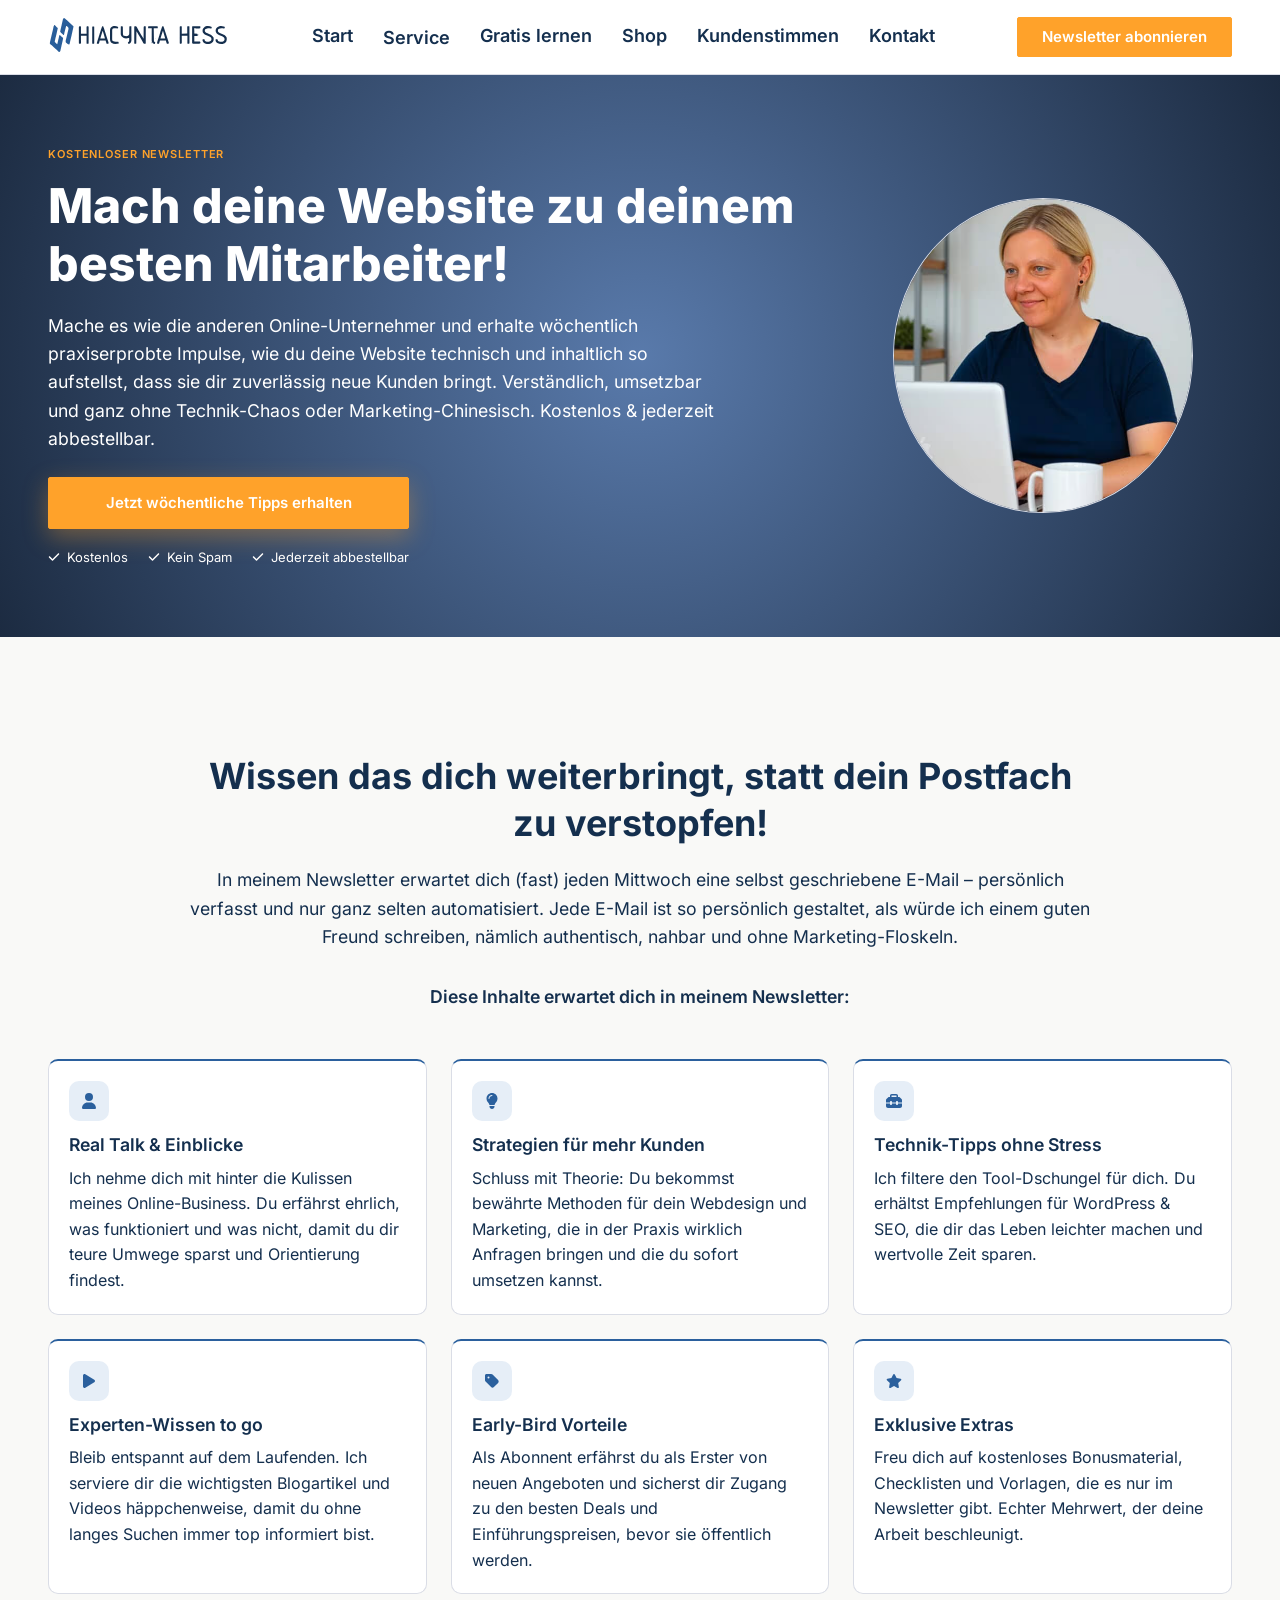
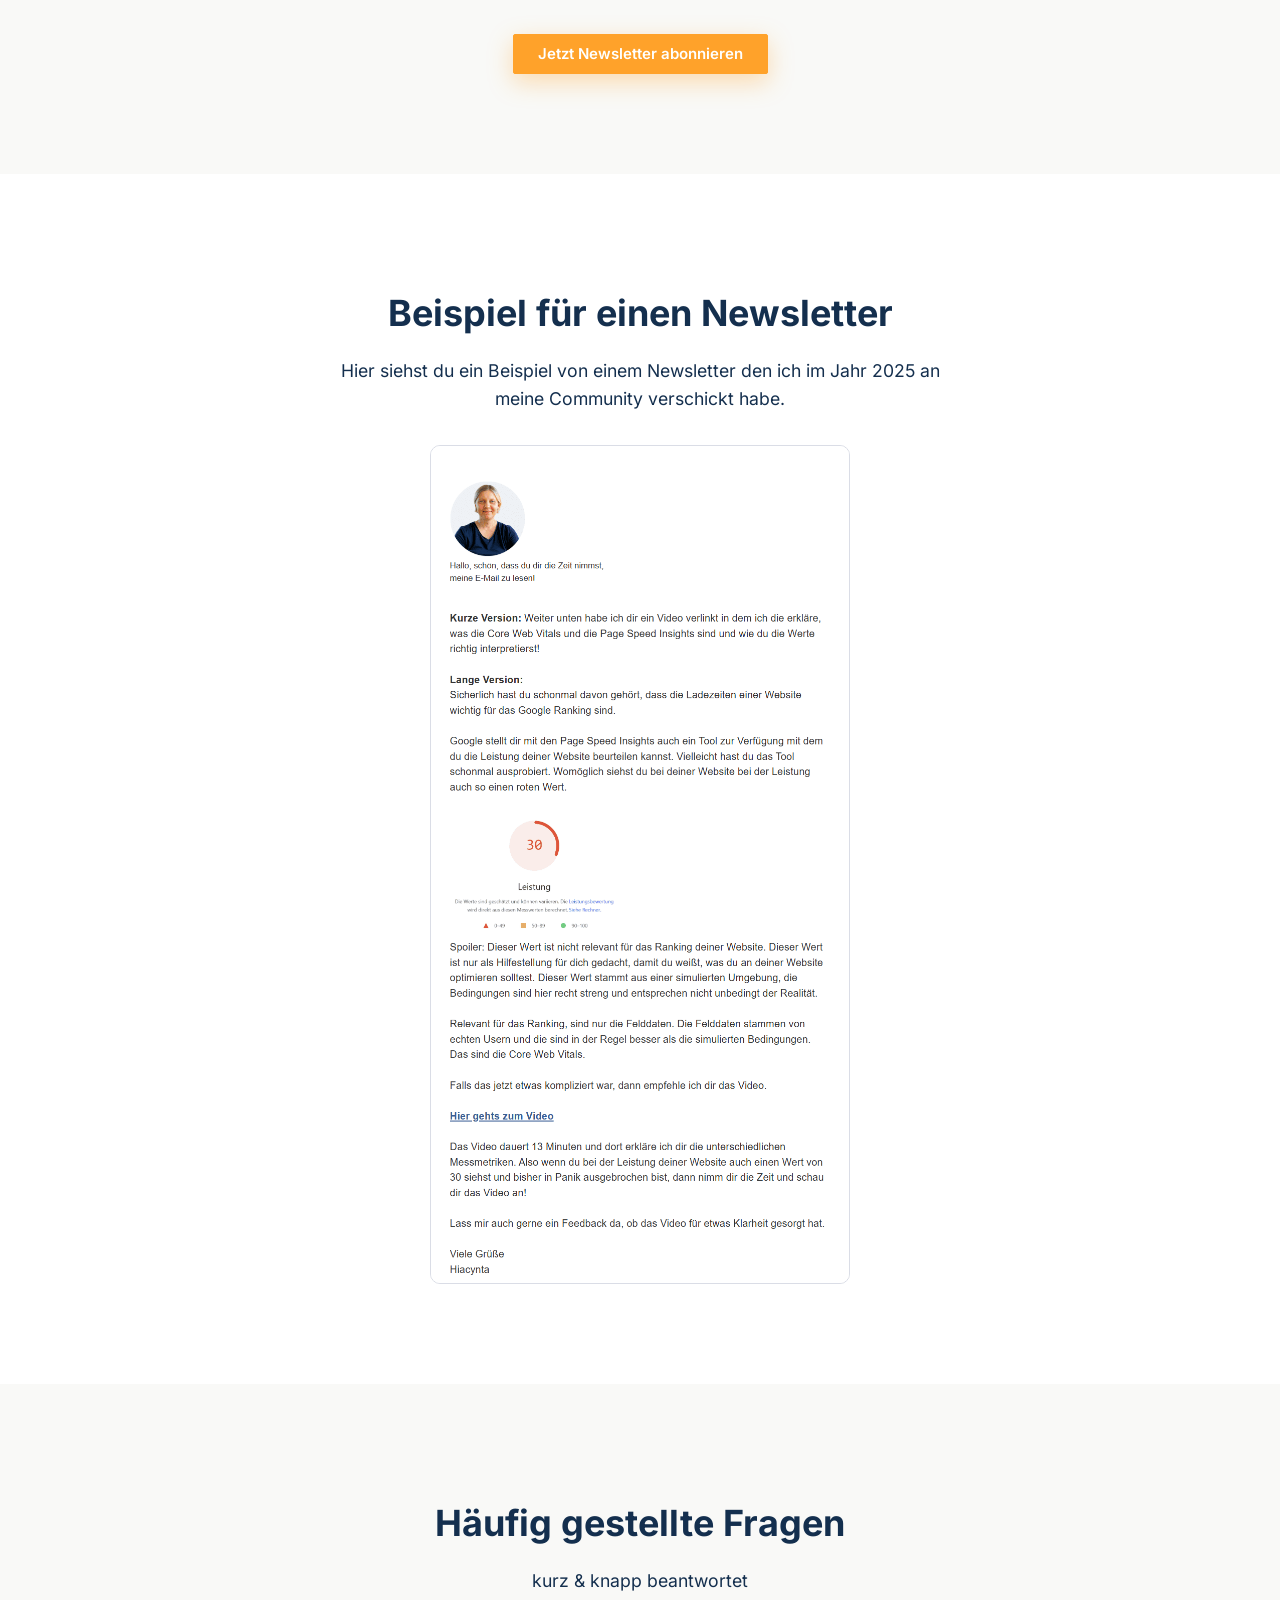
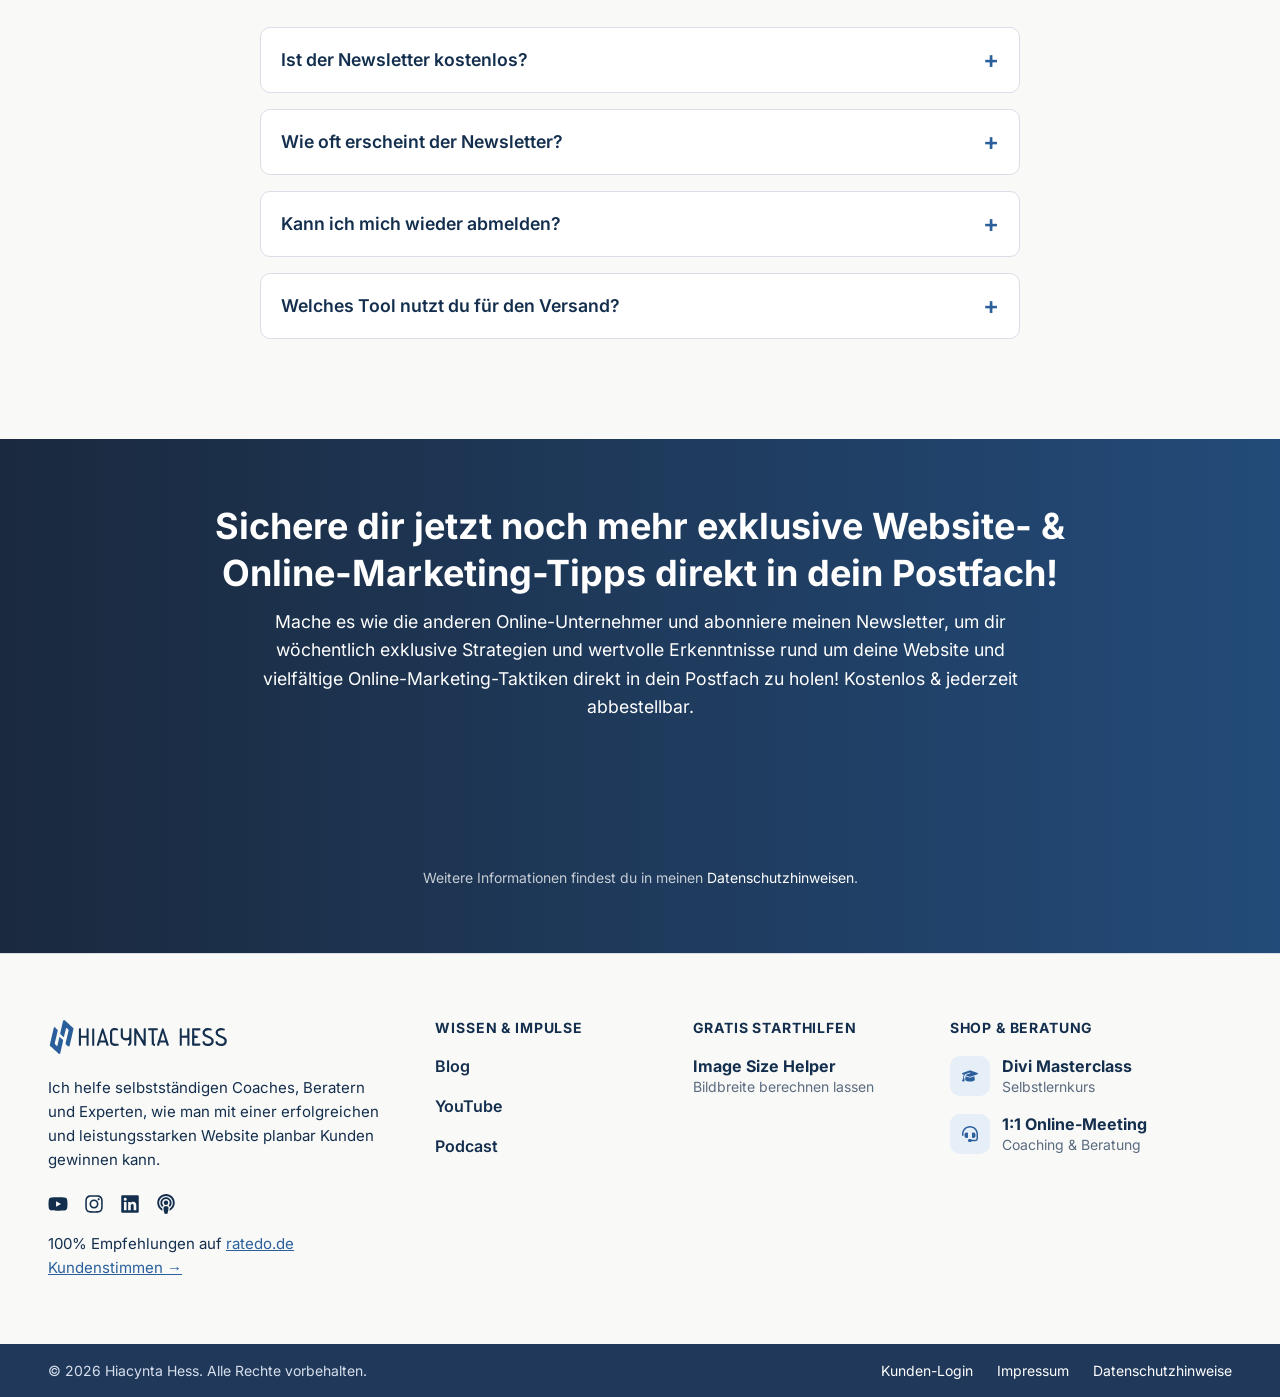
<file: website/newsletter.html>
<!DOCTYPE html>
<html lang="de">
<head>
  <meta charset="UTF-8">
  <meta name="viewport" content="width=device-width, initial-scale=1.0">
  <title>Newsletter | Hiacynta Hess — Wöchentliche Website- & SEO-Tipps</title>
  <meta name="description" content="Erhalte wöchentlich praxiserprobte Impulse für deine Website — kostenlos & jederzeit abbestellbar.">
  <meta name="robots" content="index, follow">
  <link rel="icon" href="assets/logos/hiacynta-hess-logo.svg" type="image/svg+xml">
  <link rel="stylesheet" href="css/styles.css">
</head>
<body class="page-hero">

  <!-- ===== Header / Nav ===== -->
  <header class="site-header">
    <div class="site-header__inner">
    <a href="/"><img class="logo" src="assets/logos/hiacynta-hess-logo.svg" alt="Hiacynta Hess" width="182" height="38"></a>
    <button class="nav-toggle" aria-label="Menü öffnen" aria-expanded="false"><svg class="icon" aria-hidden="true"><use href="assets/icons/sprite.svg#icon-bars"></use></svg></button>
    <nav class="main-nav">
      <a href="/">Start</a>
      <span class="has-dropdown" tabindex="0">
        <a href="/website-erstellen-lassen">Service</a>
        <span class="dropdown">
          <a href="/website-erstellen-lassen">Website erstellen lassen</a>
          <a href="#">Website Audit</a>
        </span>
      </span>
      <a href="/#gratis">Gratis lernen</a>
      <a href="#">Shop</a>
      <a href="/kundenstimmen">Kundenstimmen</a>
      <a href="/#kontakt">Kontakt</a>
    </nav>
    <button type="button" class="hh-btn hh-btn--primary" aria-disabled="true">Newsletter abonnieren</button>
    </div>
  </header>

  <!-- ===== Hero ===== -->
  <section class="hero" id="newsletter-hero">
    <div class="hero__grid container">
      <div class="hero__content">
        <span class="eyebrow">Kostenloser Newsletter</span>
        <h1>Mach deine Website zu deinem besten Mitarbeiter!</h1>
        <p class="hero__lead">Mache es wie die anderen Online-Unternehmer und erhalte wöchentlich praxiserprobte Impulse, wie du deine Website technisch und inhaltlich so aufstellst, dass sie dir zuverlässig neue Kunden bringt. Verständlich, umsetzbar und ganz ohne Technik-Chaos oder Marketing-Chinesisch. Kostenlos & jederzeit abbestellbar.</p>
        <div class="hero__cta-group">
          <div class="hero__cta">
            <button type="button" class="hh-btn hh-btn--primary hh-btn--shine" data-open-modal="newsletter-modal">Jetzt wöchentliche Tipps erhalten</button>
          </div>
          <div class="hero__reassure">
            <span><svg class="icon" aria-hidden="true"><use href="assets/icons/sprite.svg#icon-check"></use></svg>Kostenlos</span>
            <span><svg class="icon" aria-hidden="true"><use href="assets/icons/sprite.svg#icon-check"></use></svg>Kein Spam</span>
            <span><svg class="icon" aria-hidden="true"><use href="assets/icons/sprite.svg#icon-check"></use></svg>Jederzeit abbestellbar</span>
          </div>
        </div>
      </div>
      <div class="hero__media hero__media--small">
        <div class="hero__photo-wrap">
          <div class="hero__photo"><img src="assets/fotos/hiacynta-hess.avif" alt="Hiacynta Hess" width="600" height="600" fetchpriority="high"></div>
        </div>
      </div>
    </div>
  </section>

  <!-- ===== Newsletter-Formular (Pop-up) ===== -->
  <dialog id="newsletter-modal" class="modal">
    <div class="modal__inner">
      <button type="button" class="modal__close" aria-label="Schließen">&times;</button>
      <h2 class="modal__title">Jetzt Newsletter abonnieren!</h2>
      <p class="modal__lead">Trage dich hier mit deiner E-Mail Adresse ein, um meinen Newsletter zu abonnieren. Der Newsletter kostet 0,- Euro und kann jederzeit abbestellt werden.</p>
      <div class="newsletter-cta__embed">
        <div class="encharge-form-embed" data-encharge-form-id="41b24ff7-57ea-4ba3-9f3e-e5f8538ff719"></div>
      </div>
      <p class="modal__legal">Weitere Informationen findest du in meinen <a href="/datenschutz">Datenschutzhinweisen</a></p>
    </div>
  </dialog>

  <!-- ===== Newsletter-Inhalte (6 Karten) ===== -->
  <section class="section section--page">
    <div class="container">
      <div class="section-head section-head--center" style="max-width:910px;">
        <h2>Wissen das dich weiterbringt, statt dein Postfach zu verstopfen!</h2>
        <p class="section-lead" style="max-width:910px;margin-left:auto;margin-right:auto;">In meinem Newsletter erwartet dich (fast) jeden Mittwoch eine selbst geschriebene E-Mail – persönlich verfasst und nur ganz selten automatisiert. Jede E-Mail ist so persönlich gestaltet, als würde ich einem guten Freund schreiben, nämlich authentisch, nahbar und ohne Marketing-Floskeln.</p>
      </div>
      <p style="text-align:center; font-weight:600; margin-bottom: var(--space-12);">Diese Inhalte erwartet dich in meinem Newsletter:</p>
      <div class="grid-3">
        <div class="step step--top-accent">
          <div class="step__num"><svg class="icon" aria-hidden="true"><use href="assets/icons/sprite.svg#icon-user"></use></svg></div>
          <h3>Real Talk &amp; Einblicke</h3>
          <p>Ich nehme dich mit hinter die Kulissen meines Online-Business. Du erfährst ehrlich, was funktioniert und was nicht, damit du dir teure Umwege sparst und Orientierung findest.</p>
        </div>
        <div class="step step--top-accent">
          <div class="step__num"><svg class="icon" aria-hidden="true"><use href="assets/icons/sprite.svg#icon-lightbulb"></use></svg></div>
          <h3>Strategien für mehr Kunden</h3>
          <p>Schluss mit Theorie: Du bekommst bewährte Methoden für dein Webdesign und Marketing, die in der Praxis wirklich Anfragen bringen und die du sofort umsetzen kannst.</p>
        </div>
        <div class="step step--top-accent">
          <div class="step__num"><svg class="icon" aria-hidden="true"><use href="assets/icons/sprite.svg#icon-toolbox"></use></svg></div>
          <h3>Technik-Tipps ohne Stress</h3>
          <p>Ich filtere den Tool-Dschungel für dich. Du erhältst Empfehlungen für WordPress &amp; SEO, die dir das Leben leichter machen und wertvolle Zeit sparen.</p>
        </div>
        <div class="step step--top-accent">
          <div class="step__num"><svg class="icon" aria-hidden="true"><use href="assets/icons/sprite.svg#icon-play"></use></svg></div>
          <h3>Experten-Wissen to go</h3>
          <p>Bleib entspannt auf dem Laufenden. Ich serviere dir die wichtigsten Blogartikel und Videos häppchenweise, damit du ohne langes Suchen immer top informiert bist.</p>
        </div>
        <div class="step step--top-accent">
          <div class="step__num"><svg class="icon" aria-hidden="true"><use href="assets/icons/sprite.svg#icon-tag"></use></svg></div>
          <h3>Early-Bird Vorteile</h3>
          <p>Als Abonnent erfährst du als Erster von neuen Angeboten und sicherst dir Zugang zu den besten Deals und Einführungspreisen, bevor sie öffentlich werden.</p>
        </div>
        <div class="step step--top-accent">
          <div class="step__num"><svg class="icon" aria-hidden="true"><use href="assets/icons/sprite.svg#icon-star"></use></svg></div>
          <h3>Exklusive Extras</h3>
          <p>Freu dich auf kostenloses Bonusmaterial, Checklisten und Vorlagen, die es nur im Newsletter gibt. Echter Mehrwert, der deine Arbeit beschleunigt.</p>
        </div>
      </div>
      <div style="text-align:center; margin-top: var(--space-10);">
        <a class="hh-btn hh-btn--primary hh-btn--shine" href="#newsletter-final">Jetzt Newsletter abonnieren</a>
      </div>
    </div>
  </section>

  <!-- ===== Beispiel für einen Newsletter ===== -->
  <section class="section section--white">
    <div class="container">
      <div class="section-head section-head--center">
        <h2>Beispiel für einen Newsletter</h2>
        <p class="section-lead">Hier siehst du ein Beispiel von einem Newsletter den ich im Jahr 2025 an meine Community verschickt habe.</p>
      </div>
      <div class="newsletter-example">
        <img src="assets/fotos/hiacynta-hess-newsletter-beispiel.png" alt="Beispiel-Newsletter von Hiacynta Hess zum Thema Core Web Vitals" width="834" height="1669" loading="lazy">
      </div>
    </div>
  </section>

  <!-- ===== FAQ ===== -->
  <section class="section section--page">
    <div class="container container--narrow">
      <div class="section-head section-head--center">
        <h2>Häufig gestellte Fragen</h2>
        <p class="section-lead">kurz &amp; knapp beantwortet</p>
      </div>
      <div class="faq-list">
        <details class="faq-item">
          <summary>Ist der Newsletter kostenlos?</summary>
          <p>Ja der Newsletter kostet 0,- Euro. Der Newsletter kostet dich lediglich deine E-Mail Adresse.</p>
        </details>
        <details class="faq-item">
          <summary>Wie oft erscheint der Newsletter?</summary>
          <p>Meinen Newsletter erhälst du in der Regel Mittwochs um 14h. Ich versende meinen Newsletter allerdings nur, wenn ich auch wertvolle Informationen für dich habe.</p>
        </details>
        <details class="faq-item">
          <summary>Kann ich mich wieder abmelden?</summary>
          <p>Jede E-Mail enthält am Ende einen Link mit dem du dich ganz einfach mit einem Klick abmelden kannst. Du bekommst dann keine weiteren E-Mails mehr von mir zugeschickt.</p>
        </details>
        <details class="faq-item">
          <summary>Welches Tool nutzt du für den Versand?</summary>
          <p>Für den Versand meines Newsletter nutze ich encharge.</p>
        </details>
      </div>
    </div>
  </section>

  <!-- ===== Abschluss-CTA ===== -->
  <section class="newsletter-cta" id="newsletter-final">
    <div class="container newsletter-cta__inner">
      <h2 class="newsletter-cta__title">Sichere dir jetzt noch mehr exklusive Website- &amp; Online-Marketing-Tipps direkt in dein Postfach!</h2>
      <p class="newsletter-cta__lead">Mache es wie die anderen Online-Unternehmer und abonniere meinen Newsletter, um dir wöchentlich exklusive Strategien und wertvolle Erkenntnisse rund um deine Website und vielfältige Online-Marketing-Taktiken direkt in dein Postfach zu holen! Kostenlos &amp; jederzeit abbestellbar.</p>
      <div class="newsletter-cta__embed">
        <script type="text/javascript" class="encharge-form-embed-script" src="https://resources-app.encharge.io/embed-production.min.js"></script>
        <div class="encharge-form-embed" data-encharge-form-id="7b8a9b29-9280-46b7-9c88-9ade9fcfdc18"></div>
      </div>
      <p class="newsletter-cta__legal">Weitere Informationen findest du in meinen <a href="/datenschutz">Datenschutzhinweisen</a>.</p>
    </div>
  </section>

  <!-- ===== Footer ===== -->
  <footer class="site-footer">
    <div class="footer-main">
      <div class="footer-main__inner">

        <!-- Spalte 1: Marke -->
        <div class="footer-brand">
          <img class="logo" src="assets/logos/hiacynta-hess-logo.svg" alt="Hiacynta Hess" width="182" height="38">
          <p>Ich helfe selbstständigen Coaches, Beratern und Experten, wie man mit einer erfolgreichen und leistungsstarken Website planbar Kunden gewinnen kann.</p>
          <div class="footer-social">
            <a href="#" aria-label="YouTube"><svg class="icon" aria-hidden="true"><use href="assets/icons/sprite.svg#icon-youtube"></use></svg></a>
            <a href="#" aria-label="Instagram"><svg class="icon" aria-hidden="true"><use href="assets/icons/sprite.svg#icon-instagram"></use></svg></a>
            <a href="#" aria-label="LinkedIn"><svg class="icon" aria-hidden="true"><use href="assets/icons/sprite.svg#icon-linkedin"></use></svg></a>
            <a href="#" aria-label="Podcast"><svg class="icon" aria-hidden="true"><use href="assets/icons/sprite.svg#icon-podcast"></use></svg></a>
          </div>
          <p class="footer-brand__rating">
            100% Empfehlungen auf <a href="https://link.hhess.de/ratedo" target="_blank" rel="noopener">ratedo.de</a><br>
            <a href="/kundenstimmen">Kundenstimmen →</a>
          </p>
        </div>

        <!-- Spalte 2: Wissen & Impulse -->
        <div class="footer-col">
          <h3 class="footer-col__title">Wissen &amp; Impulse</h3>
          <ul class="footer-col__links">
            <li><a href="#">Blog</a></li>
            <li><a href="/youtube">YouTube</a></li>
            <li><a href="#">Podcast</a></li>
          </ul>
        </div>

        <!-- Spalte 3: Gratis Starthilfen -->
        <div class="footer-col">
          <h3 class="footer-col__title">Gratis Starthilfen</h3>
          <a class="footer-item" href="#">
            <span class="footer-item__title">Image Size Helper</span>
            <span class="footer-item__sub">Bildbreite berechnen lassen</span>
          </a>
        </div>

        <!-- Spalte 4: Shop & Beratung -->
        <div class="footer-col">
          <h3 class="footer-col__title">Shop &amp; Beratung</h3>
          <a class="footer-shop" href="#">
            <span class="footer-shop__icon"><svg class="icon" aria-hidden="true"><use href="assets/icons/sprite.svg#icon-graduation-cap"></use></svg></span>
            <span class="footer-item">
              <span class="footer-item__title">Divi Masterclass</span>
              <span class="footer-item__sub">Selbstlernkurs</span>
            </span>
          </a>
          <a class="footer-shop" href="#">
            <span class="footer-shop__icon"><svg class="icon" aria-hidden="true"><use href="assets/icons/sprite.svg#icon-headset"></use></svg></span>
            <span class="footer-item">
              <span class="footer-item__title">1:1 Online-Meeting</span>
              <span class="footer-item__sub">Coaching &amp; Beratung</span>
            </span>
          </a>
        </div>

      </div>
    </div>
    <div class="footer-bottom">
      <div class="footer-bottom__inner">
        <div class="footer-bottom__copy">© 2026 Hiacynta Hess. Alle Rechte vorbehalten.</div>
        <div class="footer-bottom__legal">
          <a href="https://hiacyntahess.thrivecart.com/signin/" target="_blank" rel="noopener">Kunden-Login</a>
          <a href="/impressum">Impressum</a>
          <a href="/datenschutz">Datenschutzhinweise</a>
        </div>
      </div>
    </div>
  </footer>

  <script src="js/site.js" defer></script>
  <script>
    // Newsletter-Formular im Pop-up: Encharge-Script erst laden, wenn das Modal
    // zum ersten Mal geöffnet wird (nicht schon beim Seitenaufruf im Hero).
    (function () {
      var openBtn = document.querySelector('[data-open-modal="newsletter-modal"]');
      var dialog = document.getElementById('newsletter-modal');
      if (!openBtn || !dialog) return;
      var closeBtn = dialog.querySelector('.modal__close');
      var loaded = false;

      function loadEncharge() {
        if (loaded) return;
        loaded = true;
        var script = document.createElement('script');
        script.className = 'encharge-form-embed-script';
        script.src = 'https://resources-app.encharge.io/embed-production.min.js';
        document.body.appendChild(script);
      }

      openBtn.addEventListener('click', function () {
        dialog.showModal();
        loadEncharge();
      });
      if (closeBtn) closeBtn.addEventListener('click', function () { dialog.close(); });
      dialog.addEventListener('click', function (e) {
        if (e.target === dialog) dialog.close();
      });
    })();
  </script>
</body>
</html>
</file>
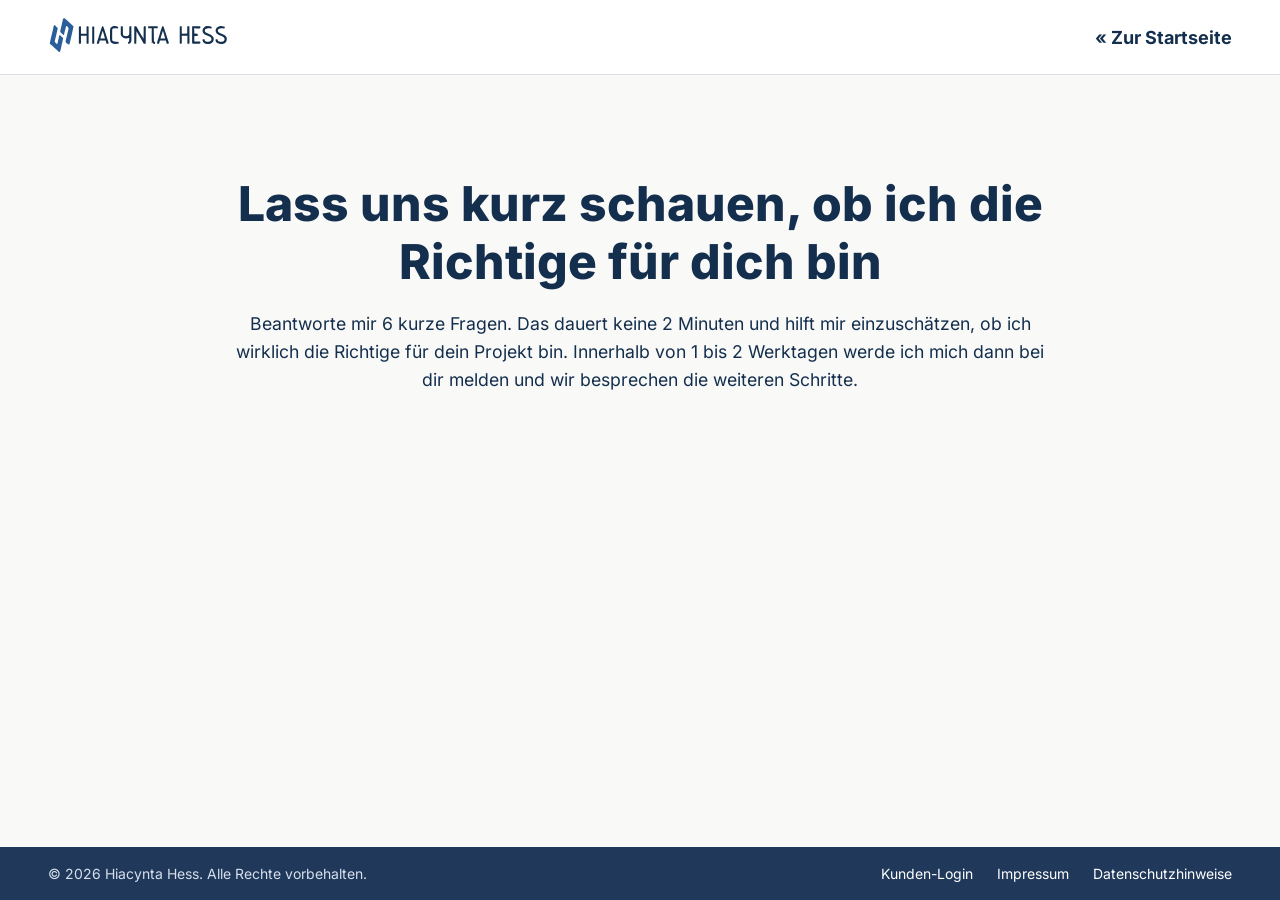
<file: website/website-anfrage.html>
<!DOCTYPE html>
<html lang="de">
<head>
  <meta charset="UTF-8">
  <meta name="viewport" content="width=device-width, initial-scale=1.0">
  <title>Website-Anfrage | Hiacynta Hess</title>
  <meta name="description" content="Beantworte 6 kurze Fragen, damit ich einschätzen kann, ob ich die Richtige für dein Projekt bin.">
  <meta name="robots" content="noindex, nofollow">
  <link rel="icon" href="assets/logos/hiacynta-hess-logo.svg" type="image/svg+xml">
  <link rel="stylesheet" href="css/styles.css">
</head>
<body class="page-standard page-fill-height">

  <!-- ===== Header / Nav (reduziert) ===== -->
  <header class="site-header site-header--reduced">
    <div class="site-header__inner">
    <a href="/"><img class="logo" src="assets/logos/hiacynta-hess-logo.svg" alt="Hiacynta Hess" width="182" height="38"></a>
    <a class="site-header__link" href="/">« Zur Startseite</a>
    </div>
  </header>

  <!-- ===== Inhalt ===== -->
  <main class="section section--page">
    <div class="container">
      <div class="section-head section-head--center section-head--wide">
        <h1>Lass uns kurz schauen, ob ich die Richtige für dich bin</h1>
        <p class="section-lead">Beantworte mir 6 kurze Fragen. Das dauert keine 2 Minuten und hilft mir einzuschätzen, ob ich wirklich die Richtige für dein Projekt bin. Innerhalb von 1 bis 2 Werktagen werde ich mich dann bei dir melden und wir besprechen die weiteren Schritte.</p>
      </div>
      <div class="confirm-form">
        <div class="deftform" data-form-id="595b1939-9f91-4919-be3f-601aa875ce5a" data-form-width="100%" data-form-align="center" data-form-auto-height="1"></div>
      </div>
    </div>
  </main>

  <!-- ===== Footer (reduziert — nur Abschlussleiste) ===== -->
  <footer class="site-footer site-footer--reduced">
    <div class="footer-bottom">
      <div class="footer-bottom__inner">
        <div class="footer-bottom__copy">© 2026 Hiacynta Hess. Alle Rechte vorbehalten.</div>
        <div class="footer-bottom__legal">
          <a href="https://hiacyntahess.thrivecart.com/signin/" target="_blank" rel="noopener">Kunden-Login</a>
          <a href="/impressum">Impressum</a>
          <a href="/datenschutz">Datenschutzhinweise</a>
        </div>
      </div>
    </div>
  </footer>

  <script src="https://cdn.deftform.com/embed.js"></script>
</body>
</html>
</file>
<file: website/css/styles.css>
/* ============================================================
   Hiacynta Hess — hhess.de
   Implemented from the "HHESS.de" Claude Design System.
   Tokens + components + layout, production static CSS.
   ============================================================ */

/* ---- Fonts ------------------------------------------------------
   Inter wird selbst gehostet (assets/fonts/), nicht mehr von Google
   Fonts geladen — kein Drittanbieter-Request mehr (Performance +
   DSGVO: keine IP-Übertragung an Google beim Seitenaufruf). Es sind
   Variable-Font-Dateien (eine Datei deckt Weight 400-800 ab), daher
   genügen zwei @font-face-Regeln (Latin + Latin-Extended) statt
   fünf pro Subset. Font Awesome bleibt CDN (siehe <head>). */
@font-face {
  font-family: 'Inter';
  font-style: normal;
  font-weight: 400 800;
  font-display: swap;
  src: url('../assets/fonts/inter-latin.woff2') format('woff2');
  unicode-range: U+0000-00FF, U+0131, U+0152-0153, U+02BB-02BC, U+02C6, U+02DA, U+02DC, U+0304, U+0308, U+0329, U+2000-206F, U+20AC, U+2122, U+2191, U+2193, U+2212, U+2215, U+FEFF, U+FFFD;
}
@font-face {
  font-family: 'Inter';
  font-style: normal;
  font-weight: 400 800;
  font-display: swap;
  src: url('../assets/fonts/inter-latin-ext.woff2') format('woff2');
  unicode-range: U+0100-02BA, U+02BD-02C5, U+02C7-02CC, U+02CE-02D7, U+02DD-02FF, U+0304, U+0308, U+0329, U+1D00-1DBF, U+1E00-1E9F, U+1EF2-1EFF, U+2020, U+20A0-20AB, U+20AD-20C0, U+2113, U+2C60-2C7F, U+A720-A7FF;
}

/* ---- Design tokens ------------------------------------------- */
:root {
  /* Base palette — from brand design guide */
  --color-primary: #2B609D;      /* icons, card borders (interactive) */
  --color-eyebrow-blue: #285E9A; /* eyebrow/Dachzeile over headlines */
  --color-ink: #142F4E;          /* headlines & body text */
  --color-accent: #FFA22A;       /* buttons, badges (accent) */

  --color-bg-page: #F9F9F7;      /* page background */
  --color-bg-card: #FFFFFF;      /* cards sitting on page background */

  --color-badge-bg: #E6EEF7;     /* badge bg, icon tile bg */
  --color-border: #DADDE6;       /* card borders, dividers */

  /* Semantic aliases */
  --text-heading: var(--color-ink);
  --text-body: var(--color-ink);
  --text-eyebrow: var(--color-eyebrow-blue);
  --text-on-accent: #FFFFFF;

  --surface-page: var(--color-bg-page);
  --surface-card: var(--color-bg-card);
  --surface-badge: var(--color-badge-bg);
  --surface-icon-tile: var(--color-badge-bg);

  --border-card: var(--color-border);
  --border-focus: var(--color-primary);

  --icon-stroke: var(--color-primary);

  /* Buttons */
  --button-primary-bg: var(--color-accent);
  --button-primary-fg: #FFFFFF;
  --button-primary-hover-bg: #FFFFFF;
  --button-primary-hover-fg: var(--color-accent);
  --button-primary-hover-border: var(--color-accent);

  --button-secondary-fg: var(--color-primary);
  --button-secondary-border: var(--color-primary);
  --button-secondary-hover-bg: var(--color-badge-bg);

  /* ratedo.de Widget — Theming */
  --ratedo-color-font: #121212;
  --ratedo-color-head: linear-gradient(to left, #dfeaf4, #e4daec);
  --ratedo-color-background: #ffffff;
  --ratedo-color-shadow: rgba(0, 0, 0, 0.12);
  --ratedo-size-border: 1px;
  --ratedo-color-border: #d3d3d3;

  /* Hero section — dark radial gradient */
  --hero-gradient-outer: #1C2B41;
  --hero-gradient-inner: #597AAB;
  --hero-bg: radial-gradient(circle, var(--hero-gradient-inner) 0%, var(--hero-gradient-outer) 100%);
  --text-eyebrow-on-dark: var(--color-accent);

  /* Dunkler Verlauf für Sales-Page-Bänder (website-erstellen-lassen.html: Stats/Paket/About/Vergleich/Abschluss-CTA) */
  --gradient-dark-band: linear-gradient(to right, #1A283D, #20395B);

  /* Feedback-Farben (Passt-das-zu-dir-Check) */
  --color-success: #2E7D52;
  --color-success-bg: #F0FAF4;
  --color-danger: #C0392B;
  --color-danger-bg: #FDF3F3;

  /* Typography scale */
  --eyebrow-size: 0.6875rem;
  --eyebrow-weight: 600;
  --eyebrow-transform: uppercase;
  --eyebrow-tracking: 0.08em;

  --h1-size: clamp(2rem, 5vw + 1rem, 3rem);       /* 32–48px */
  --h1-weight: 800;
  --h1-line: 1.2;

  --h2-size: clamp(1.75rem, 3vw + 1rem, 2.25rem); /* 28–36px */
  --h2-weight: 700;
  --h2-line: 1.3;

  --h3-size: clamp(1.5rem, 2vw + 1rem, 1.75rem);  /* 24–28px */
  --h3-weight: 600;
  --h3-line: 1.4;

  --body-size: 1.1rem;
  --body-weight: 400;
  --body-line: 1.6;

  --label-size: 0.9375rem;
  --label-weight: 600;
  --badge-size: 0.875rem;
  --badge-weight: 600;

  /* Spacing scale */
  --space-1: 4px;
  --space-2: 8px;
  --space-3: 12px;
  --space-4: 16px;
  --space-5: 20px;
  --space-6: 24px;
  --space-8: 32px;
  --space-10: 40px;
  --space-12: 48px;
  --space-16: 64px;
  --space-20: 100px;

  /* Radii */
  --radius-sm: 2px;   /* buttons */
  --radius-md: 6px;   /* badges */
  --radius-lg: 10px;  /* cards */
  --radius-xl: 14px;  /* icon tiles */

  --icon-tile-size: 64px;
  --card-padding: 1.25rem;
  --button-padding: 10px 24px;

  --transition-fast: 0.2s;

  --font-sans: 'Inter', -apple-system, BlinkMacSystemFont, sans-serif;

  /* Layout */
  --container-max: 1300px;    /* Standardbreite */
  --container-narrow: 800px;  /* schmale Version (textlastige Seiten) */
  --section-x: 48px;
}

/* ---- Base ---------------------------------------------------- */
* { box-sizing: border-box; }

html { scroll-behavior: smooth; }

body {
  font-family: var(--font-sans);
  background: var(--surface-page);
  color: var(--text-body);
  margin: 0;
  -webkit-font-smoothing: antialiased;
}

a {
  color: var(--color-primary);
  text-decoration: none;
  transition: color var(--transition-fast);
}
a:hover { color: var(--color-accent); }

h1, h2, h3, p { margin: 0; font-family: var(--font-sans); color: var(--text-heading); }
h1 { font-size: var(--h1-size); font-weight: var(--h1-weight); line-height: var(--h1-line); }
h2 { font-size: var(--h2-size); font-weight: var(--h2-weight); line-height: var(--h2-line); }
h3 { font-size: var(--h3-size); font-weight: var(--h3-weight); line-height: var(--h3-line); }
p  { font-size: var(--body-size); font-weight: var(--body-weight); line-height: var(--body-line); }

img { max-width: 100%; }

/* ---- Icons (selbst gehostetes SVG-Sprite, ersetzt Font Awesome) --- */
.icon { display: inline-block; width: 1em; height: 1em; fill: currentColor; vertical-align: -0.125em; flex-shrink: 0; }

.eyebrow {
  display: block;
  font-size: var(--eyebrow-size);
  font-weight: var(--eyebrow-weight);
  color: var(--text-eyebrow);
  text-transform: var(--eyebrow-transform);
  letter-spacing: var(--eyebrow-tracking);
}
/* Grosszuegigerer Abstand Dachzeile -> Headline, site-weit (auch ohne .section-head-Wrapper) */
.eyebrow + h1,
.eyebrow + h2 { margin-top: var(--space-4); }

/* ---- Components: Button -------------------------------------- */
.hh-btn {
  display: inline-flex;
  align-items: center;
  justify-content: center;
  gap: 10px;
  border-radius: var(--radius-sm);
  padding: var(--button-padding);
  font-family: var(--font-sans);
  font-size: 0.9375rem;
  font-weight: 600;
  line-height: 1.2;
  cursor: pointer;
  white-space: nowrap;
  transition: background var(--transition-fast), color var(--transition-fast), border var(--transition-fast);
}
.hh-btn--primary {
  background: var(--button-primary-bg);
  color: var(--button-primary-fg);
  border: 1.5px solid var(--button-primary-bg);
}
.hh-btn--primary:hover {
  background: var(--button-primary-hover-bg);
  color: var(--button-primary-hover-fg);
  border-color: var(--button-primary-hover-border);
}
/* Dezente Inszenierung für einzelne CTAs: weicher Schatten + langsamer Glanz-Sweep (z. B. "Jetzt Newsletter abonnieren" auf newsletter.html) */
.hh-btn--shine {
  position: relative;
  overflow: hidden;
  box-shadow: 0 8px 24px rgba(255, 162, 42, 0.35);
}
.hh-btn--shine::after {
  content: "";
  position: absolute;
  top: 0;
  left: -75%;
  width: 40%;
  height: 100%;
  background: linear-gradient(120deg, transparent, rgba(255, 255, 255, 0.45), transparent);
  transform: skewX(-20deg);
  animation: hh-btn-shine 3.2s ease-in-out infinite;
}
@keyframes hh-btn-shine {
  0% { left: -75%; }
  35%, 100% { left: 125%; }
}
@media (prefers-reduced-motion: reduce) {
  .hh-btn--shine::after { animation: none; display: none; }
}

.hh-btn--secondary {
  background: transparent;
  color: var(--button-secondary-fg);
  border: 1.5px solid var(--button-secondary-border);
}
.hh-btn--secondary:hover {
  background: var(--button-secondary-hover-bg);
  color: var(--button-secondary-fg);
}

/* ---- Components: Badge --------------------------------------- */
.badge {
  display: inline-block;
  padding: 4px 12px;
  border-radius: var(--radius-md);
  font-size: var(--badge-size);
  font-weight: var(--badge-weight);
  background: var(--surface-badge);
  color: var(--text-heading);
}
.badge--highlighted {
  background: var(--color-accent);
  color: #fff;
}

/* ---- Components: Card ---------------------------------------- */
.card {
  background: var(--surface-card);
  border: 1px solid var(--border-card);
  border-radius: var(--radius-lg);
  padding: var(--card-padding);
  display: flex;
  flex-direction: column;
  gap: var(--space-3);
  transition: border-color var(--transition-fast);
}
.card:hover { border-color: var(--color-ink); }
.card h3 { margin: 0; }
.card p { margin: 0; font-size: 1rem; line-height: var(--body-line); color: var(--text-body); }

/* ---- Components: IconTile ----------------------------------- */
.icon-tile {
  width: var(--icon-tile-size);
  height: var(--icon-tile-size);
  border-radius: var(--radius-xl);
  background: var(--surface-icon-tile);
  display: flex;
  align-items: center;
  justify-content: center;
  color: var(--icon-stroke);
  flex-shrink: 0;
}
.icon-tile .icon { font-size: 1.375rem; }

/* ---- Seiten-Typen (Layout-Konvention) -----------------------
   .page-hero     = Header + blaue Hero-Section (Startseite, Landingpages)
   .page-standard = ohne Hero, Header direkt auf Inhalt (Impressum, Datenschutz, …)
   Marker am <body>; aktuell rein semantisch (Hook für spätere typspezifische Styles).
   ------------------------------------------------------------- */

/* Seiten mit wenig Inhalt (z. B. Bestätigungsseiten): Body auf volle
   Bildschirmhöhe strecken, damit der Footer auch auf großen Bildschirmen
   am unteren Rand bleibt statt mittig zu "schweben". Header-Reihenfolge/
   -Position bleibt unangetastet (steht ganz normal oben). */
.page-fill-height { display: flex; flex-direction: column; min-height: 100vh; }
.page-fill-height > main { flex: 1 0 auto; }

/* ---- Layout helpers ----------------------------------------- */
.container { max-width: var(--container-max); margin: 0 auto; }
/* Schmale Version: an jedem .container zuschaltbar (class="container container--narrow") */
.container--narrow { max-width: var(--container-narrow); }

/* Fließ-/Rechtstexte auf Standardseiten (Impressum, Datenschutz, …) */
.legal h1 { font-size: clamp(1.9rem, 3vw + 1rem, 2.4rem); margin-bottom: var(--space-4); }
.legal h2 { font-size: 1.5rem; margin-top: var(--space-10); }
.legal h3 { font-size: 1.2rem; font-weight: 700; margin-top: var(--space-8); }
.legal h4 { font-size: 1rem; font-weight: 700; margin-top: var(--space-6); }
.legal p { margin-top: var(--space-2); }
.legal p + p { margin-top: var(--space-3); }
.legal ul { margin-top: var(--space-2); padding-left: 1.25rem; }
.legal li { margin-top: 4px; }
.legal address { font-style: normal; line-height: 1.7; }
.legal a { color: var(--color-primary); word-break: break-word; }
.legal a:hover { color: var(--color-accent); }

/* ---- Kundenstimmen / Testimonials --------------------------- */
.section-lead { max-width: 640px; margin-top: var(--space-5); }

.subnav { display: flex; flex-wrap: wrap; gap: 12px; margin-top: var(--space-6); }
.subnav a {
  display: inline-block;
  padding: 9px 18px;
  border: 1px solid var(--border-card);
  border-radius: var(--radius-sm);
  background: #fff;
  color: var(--color-ink);
  font-weight: 600;
  font-size: 0.9375rem;
}
.subnav a:hover { border-color: var(--color-ink); color: var(--color-accent); }

.testimonial-grid {
  display: grid;
  grid-template-columns: repeat(3, 1fr);
  gap: var(--space-6);
  margin-top: var(--space-8);
}
.testimonial {
  background: #fff;
  border: 1px solid var(--border-card);
  border-radius: var(--radius-lg);
  padding: var(--space-6);
  display: flex;
  flex-direction: column;
  transition: border-color var(--transition-fast), box-shadow var(--transition-fast);
}
.testimonial:hover {
  border-color: rgba(43, 96, 157, 0.7);
  box-shadow: 0 8px 24px rgba(20, 47, 78, 0.08);
}
.testimonial__top { display: flex; justify-content: space-between; align-items: flex-start; gap: 12px; margin-bottom: var(--space-4); }
.testimonial__stars { color: var(--color-accent); font-size: 0.9375rem; letter-spacing: 3px; }
.testimonial__quote { color: #c3d2e6; font-size: 2rem; line-height: 1; flex-shrink: 0; }
.testimonial__text { font-size: 1rem; line-height: 1.6; margin-bottom: var(--space-5); }
.testimonial__footer {
  margin-top: auto;
  padding-top: var(--space-5);
  border-top: 1px solid var(--border-card);
  display: flex;
  align-items: center;
  gap: 12px;
}
.testimonial__avatar {
  width: 40px;
  height: 40px;
  flex-shrink: 0;
  border-radius: 50%;
  background: var(--surface-badge);
  color: var(--color-primary);
  display: flex;
  align-items: center;
  justify-content: center;
  font-weight: 700;
  font-size: 0.9375rem;
}
.testimonial__author { font-weight: 700; color: var(--color-ink); }
.testimonial__role { font-size: 0.875rem; color: #5b6b80; font-style: italic; margin-top: 1px; }

/* Gruppen-Kopf (Titel + Lead) */
.group-head { margin-bottom: var(--space-8); }
.group-head h2 { margin: 0; }
.group-head__lead { margin-top: var(--space-3); color: #5b6b80; max-width: 760px; }
/* Nur Abstand, wenn das vorherige Panel ebenfalls sichtbar ist — sonst hätte ein
   ausgeblendetes Panel (hidden) weiterhin unsichtbaren Einfluss auf den Abstand
   und die Überschrift würde je nach Filter unterschiedlich hoch stehen. */
.ks-panel:not([hidden]) ~ .ks-panel:not([hidden]) { margin-top: var(--space-16); }

/* Slide-Effekt beim Filter-Wechsel */
.ks-panels { overflow: hidden; }
.ks-slide-right { animation: ks-slide-in-right 0.35s ease both; }
.ks-slide-left { animation: ks-slide-in-left 0.35s ease both; }
@keyframes ks-slide-in-right {
  from { opacity: 0; transform: translateX(48px); }
  to   { opacity: 1; transform: translateX(0); }
}
@keyframes ks-slide-in-left {
  from { opacity: 0; transform: translateX(-48px); }
  to   { opacity: 1; transform: translateX(0); }
}
@media (prefers-reduced-motion: reduce) {
  .ks-slide-right, .ks-slide-left { animation: none; }
  .yt-wall__track { animation: none; }
}
.attribution { margin-top: var(--space-8); font-size: 0.875rem; color: #5b6b80; }
.attribution a { color: var(--color-primary); text-decoration: underline; }

/* ---- YouTube-Kommentar-Wand (Marquee, zwei Reihen) ----------- */
.yt-wall { margin-top: var(--space-12); display: flex; flex-direction: column; gap: var(--space-5); }
.yt-wall__row { overflow: hidden; }
.yt-wall__track { display: flex; gap: var(--space-5); width: max-content; }
.yt-wall__row--a .yt-wall__track { animation: yt-wall-right 70s linear infinite; }
.yt-wall__row--b .yt-wall__track { animation: yt-wall-left 70s linear infinite; }
.yt-wall__row:hover .yt-wall__track { animation-play-state: paused; }
@keyframes yt-wall-right {
  from { transform: translateX(-50%); }
  to   { transform: translateX(0); }
}
@keyframes yt-wall-left {
  from { transform: translateX(0); }
  to   { transform: translateX(-50%); }
}
.yt-quote {
  flex: 0 0 300px;
  background: var(--color-bg-card);
  border: 1px solid var(--color-border);
  border-radius: var(--radius-lg);
  padding: var(--space-5);
}
.yt-quote__meta {
  display: flex;
  align-items: center;
  gap: var(--space-2);
  font-size: 0.75rem;
  font-weight: 700;
  letter-spacing: 0.06em;
  text-transform: uppercase;
  color: var(--color-ink);
  margin-bottom: var(--space-3);
}
.yt-quote__dot { width: 7px; height: 7px; border-radius: 50%; background: var(--color-accent); flex-shrink: 0; }
.yt-quote__text { font-size: 0.9375rem; line-height: 1.6; color: var(--color-ink); }

/* ---- Themen-Grid (YouTube), 3x2, wiederverwendet .step / .step__num --- */
.topic-grid { margin-top: var(--space-12); }
.topic-grid__cta { display: flex; flex-direction: column; align-items: center; justify-content: center; text-align: center; gap: var(--space-4); }
.topic-grid__cta h3 { margin-top: 0; }
.topic-grid__cta .hh-btn { margin-top: var(--space-2); }

/* CTA-Band (dunkel) */
.cta-band { background: var(--color-ink); padding: var(--space-16) var(--section-x); text-align: center; }
.cta-band__inner { max-width: var(--container-max); margin: 0 auto; }
.cta-band h2 { color: #fff; }
.cta-band p { color: #dbe3ef; margin-top: var(--space-3); max-width: 680px; margin-left: auto; margin-right: auto; }
.cta-band .hh-btn { margin-top: var(--space-6); }

/* Kundenstimmen-Filter (Tabs) */
.ks-filter {
  display: inline-flex;
  flex-wrap: wrap;
  justify-content: center;
  gap: 4px;
  margin-top: var(--space-6);
  max-width: 100%;
  padding: 6px;
  background: var(--surface-badge);
  border-radius: 999px;
}
.ks-filter__btn {
  font-size: 0.9375rem;
  font-weight: 600;
  padding: 11px 24px;
  border: none;
  border-radius: 999px;
  background: transparent;
  color: var(--color-ink);
  cursor: pointer;
  transition: background var(--transition-fast), color var(--transition-fast), box-shadow var(--transition-fast);
}
.ks-filter__btn:hover { color: var(--color-primary); }
.ks-filter__btn.is-active {
  background: var(--color-primary);
  color: #fff;
  box-shadow: 0 2px 8px rgba(20, 47, 78, 0.18);
}
.ks-panel[hidden] { display: none; }
.ratedo-seal { margin-top: var(--space-10); display: flex; justify-content: center; }

.section { padding: var(--space-20) var(--section-x); }
.section--page { background: var(--surface-page); }
.section--white { background: #fff; }

.grid-2 { display: grid; grid-template-columns: repeat(2, 1fr); gap: var(--space-6); }
.grid-3 { display: grid; grid-template-columns: repeat(3, 1fr); gap: var(--space-6); }
.grid-4 { display: grid; grid-template-columns: repeat(4, 1fr); gap: var(--space-6); }

.section-head { margin-bottom: var(--space-8); }
.section-head h2 { margin-top: var(--space-4); }

/* Zentrierte Variante (z. B. Bestätigungsseiten ohne Zwei-Spalten-Hero) */
.section-head--center { text-align: center; max-width: 640px; margin-left: auto; margin-right: auto; }
.section-head--center .hero__photo-wrap { max-width: 200px; margin: 0 auto var(--space-6); }
.section-head--center .section-lead { margin-left: auto; margin-right: auto; }
/* Breitere Variante für textlastigere Bestätigungsseiten (z. B. danke-newsletter*) */
.section-head--center.section-head--wide { max-width: 820px; }
.section-head--center.section-head--wide .section-lead { max-width: 820px; }

/* Breiteres Produkt-/Mockup-Bild vor einer .section-head--center (statt Foto-Kreis), z. B. Dankeseite eines Freebies */
.confirm-visual { display: block; max-width: 640px; width: 100%; height: auto; margin: 0 auto var(--space-8); }

/* Formular-Einbettung (z. B. deftform) unter einer .section-head--center */
.confirm-form { max-width: 720px; margin: var(--space-8) auto 0; }

/* ---- Header / Nav ------------------------------------------- */
.site-header {
  padding: 16px var(--section-x);
  background: #fff;
  border-bottom: 1px solid var(--border-card);
  position: sticky;
  top: 0;
  z-index: 50;
}
.site-header__inner {
  max-width: var(--container-max);
  margin: 0 auto;
  display: flex;
  align-items: center;
  justify-content: space-between;
  gap: var(--space-6);
}
.site-header .logo { height: 38px; }
.main-nav {
  display: flex;
  align-items: center;
  gap: 30px;
  font-size: 1.125rem;
  font-weight: 600;
  color: var(--color-ink);
}
.main-nav a { color: inherit; }

/* Top-Level-Menüpunkte: dunkler bei Hover + Linie, die von links nach rechts sliced */
.main-nav > a,
.main-nav > .has-dropdown > a {
  position: relative;
  padding-bottom: 4px;
  transition: color var(--transition-fast);
}
.main-nav > a::after,
.main-nav > .has-dropdown > a::after {
  content: "";
  position: absolute;
  left: 0;
  right: 0;
  bottom: 0;
  height: 2px;
  background: var(--color-accent);
  transform: scaleX(0);
  transform-origin: left center;
  transition: transform var(--transition-fast) ease;
}
.main-nav > a:hover,
.main-nav > .has-dropdown > a:hover,
.main-nav > a.is-active,
.main-nav > .has-dropdown > a.is-active {
  color: #0c1d33; /* etwas dunkler als --color-ink */
}
.main-nav > a:hover::after,
.main-nav > .has-dropdown > a:hover::after,
.main-nav > a.is-active::after,
.main-nav > .has-dropdown > a.is-active::after {
  transform: scaleX(1);
}

/* Dropdown-Einträge: schlichter Akzent-Hover, keine Slide-Linie */
.dropdown a:hover { color: var(--color-accent); }

.has-dropdown { position: relative; }
.has-dropdown > .dropdown {
  position: absolute;
  top: 28px;
  left: 0;
  background: #fff;
  border: 1px solid var(--border-card);
  border-radius: 10px;
  padding: 12px;
  width: 220px;
  box-shadow: 0 8px 24px rgba(20, 47, 78, 0.08);
  display: none;
}
.has-dropdown:hover > .dropdown,
.has-dropdown:focus-within > .dropdown { display: block; }
.dropdown a { display: block; padding: 8px; font-size: 0.875rem; font-weight: 500; }

.nav-toggle { display: none; }
/* Desktop: Drawer + Backdrop existieren im DOM (am body), bleiben aber
   unsichtbar — die normale Header-Navigation wird genutzt. */
.site-drawer { display: none; }
.drawer-backdrop { display: none; }

/* Reduzierter Header: gleiche Leiste, ohne Menü — statt Button ein Textlink zurück zur Startseite */
.site-header__link {
  font-size: 1.125rem;
  font-weight: 700;
  color: var(--color-ink);
  transition: color var(--transition-fast);
}
.site-header__link:hover { color: var(--color-accent); }

/* ---- Hero --------------------------------------------------- */
.hero {
  padding: 72px var(--section-x);
  background: var(--hero-bg);
}
.hero__grid {
  display: grid;
  grid-template-columns: 2fr 1fr;
  gap: var(--space-12);
  align-items: center;
}
.hero .eyebrow { color: var(--text-eyebrow-on-dark); }
.hero h1 { margin-top: var(--space-4); color: #fff; }
.hero__lead { margin-top: var(--space-5); max-width: 90%; color: #fff; }
.hero__cta { display: flex; align-items: center; gap: 20px; flex-wrap: wrap; margin-top: 24px; }
.hero .hh-btn { padding: 16px 26px; }
/* Secondary-Button auf dunklem Hero-Hintergrund: weiß statt Primary-Blau, sonst kaum lesbar */
.hero .hh-btn--secondary { color: #fff; border-color: rgba(255, 255, 255, 0.6); }
.hero .hh-btn--secondary:hover { background: #fff; color: var(--color-ink); border-color: #fff; }
.hero__cta-link { display: inline-flex; align-items: center; gap: 6px; font-weight: 700; color: #fff; }
.hero__cta-link:hover { color: var(--color-accent); }
.hero__reassure { display: flex; flex-wrap: wrap; gap: 20px; margin-top: 20px; font-size: 0.8125rem; color: #fff; }
.hero__reassure span, .hero__reassure li { display: inline-flex; align-items: center; gap: 7px; }
.hero__reassure .icon { color: #fff; font-size: 0.75rem; }
/* Button + Reassurance-Zeile auf exakt gleiche Breite bringen (schrumpft auf die breiteste der beiden, z. B. newsletter.html) */
.hero__cta-group { display: inline-flex; flex-direction: column; align-items: stretch; }
.hero__cta-group .hero__cta .hh-btn { width: 100%; }
.hero__cta-group .hero__reassure { justify-content: space-between; flex-wrap: nowrap; }
.hero__media {
  position: relative;
  display: flex;
  align-items: center;
  justify-content: center;
  min-height: 320px;
}
.hero__media--box {
  background: #fff;
  border-radius: 14px;
  border: 1px solid var(--border-card);
  color: #98a2b3;
  font-size: 0.875rem;
  text-align: center;
  overflow: hidden;
}
.hero__media--box img { width: 100%; height: 100%; object-fit: cover; display: block; }
/* Wrapper hat exakt die Foto-Größe -> Siegel wird IMMER relativ zum Foto positioniert,
   unabhängig davon, wie breit die umgebende .hero__media-Spalte gerade ist (wichtig für
   Tablet/Smartphone, wo der Hero einspaltig wird und die Spalte viel breiter als das Foto ist). */
.hero__photo-wrap {
  position: relative;
  width: 100%;
  max-width: 420px;
  margin: 0 auto;
}
.hero__photo {
  width: 100%;
  aspect-ratio: 1 / 1.05;
  border-radius: 50%;
  background: #fff;
  border: 1px solid var(--border-card);
  display: flex;
  align-items: center;
  justify-content: center;
  color: #98a2b3;
  font-size: 0.875rem;
  overflow: hidden;
  text-align: center;
}
.hero__photo img { width: 100%; height: 100%; object-fit: cover; }
.hero__seal {
  position: absolute;
  left: -20px;
  bottom: 18%;
  z-index: 2;
  max-width: 200px;
}
/* Kleinere Foto-Variante (Kundenstimmen-Hero) */
.hero__media--small .hero__photo-wrap { max-width: 300px; }
.hero__media--small .hero__seal { left: -55px; bottom: 2%; max-width: 160px; }
/* Vertikale Reassurance-Liste (statt Reihe), z. B. website-erstellen-lassen.html Hero */
.hero__reassure--stacked { display: inline-flex; flex-direction: column; align-items: flex-start; gap: 10px; margin: var(--space-5) auto 0; padding: 0; list-style: none; font-size: 0.9375rem; text-align: left; }
.hero__reassure--stacked .icon { color: var(--color-accent); }

/* Bewertungs-Box (weiße Karte, überlappt Foto unten links) — Hero + About auf website-erstellen-lassen.html */
.rating-box {
  position: absolute;
  left: -48px;
  bottom: 10%;
  z-index: 2;
  background: #fff;
  border-radius: var(--radius-xl);
  padding: 14px 24px;
  text-align: center;
  box-shadow: 0 8px 32px rgba(0, 0, 0, 0.15);
  white-space: nowrap;
}
.rating-box__score { font-size: 1.125rem; font-weight: 800; color: var(--color-ink); }
.rating-box__stars { font-size: 1.25rem; color: var(--color-accent); letter-spacing: 2px; margin: 2px 0; }
.rating-box__label { font-size: 1.125rem; font-weight: 800; color: var(--color-ink); letter-spacing: 0.05em; }
.rating-box__count { font-size: 0.8125rem; color: #5b6b80; margin-top: 2px; }
.hero--centered { text-align: center; }
.hero--centered h1 { max-width: 780px; margin-left: auto; margin-right: auto; }
.hero--centered .hero__lead { max-width: 560px; margin-left: auto; margin-right: auto; }
.hero--centered .hero__cta { justify-content: center; margin-top: 28px; }

/* ---- Stats -------------------------------------------------- */
.stats { padding: var(--space-12) var(--section-x); background: #fff; }
.stat__num { font-size: 2.5rem; font-weight: 800; color: var(--color-primary); line-height: 1; }
.stat__title { font-weight: 700; margin-top: 4px; }
.stat__desc { color: #5b6b80; font-size: 0.875rem; margin-top: 4px; }

/* ---- Trust-Bar (Kanal-Zahlen, dunkler Verlauf) --------------- */
.trust-bar { padding: var(--space-12) var(--section-x); background: linear-gradient(to right, var(--color-ink), var(--color-primary)); }
.trust-bar__grid { text-align: center; }
.trust-bar__item { position: relative; }
.trust-bar__item + .trust-bar__item::before { content: ""; position: absolute; top: 2px; bottom: 2px; left: calc(var(--space-6) / -2); width: 1px; background: rgba(255, 255, 255, 0.25); }
.trust-bar__num { font-size: 2.5rem; font-weight: 800; color: #fff; line-height: 1; }
.trust-bar__label { margin-top: 4px; font-weight: 600; font-size: 0.9375rem; color: rgba(255, 255, 255, 0.85); }

/* ---- Video-Grid (YouTube, Content-Blocker "Klick zum Laden") - */
.video-grid { margin: var(--space-10) auto 0; display: flex; flex-direction: column; gap: var(--space-8); }
.video-card {
  display: flex;
  align-items: center;
  gap: var(--space-12);
  background: var(--color-bg-card);
}
.video-card + .video-card { padding-top: var(--space-8); border-top: 1px solid var(--color-border); }
.video-card__embed {
  position: relative;
  flex: 0 0 42%;
  aspect-ratio: 16 / 9;
  background: var(--color-ink);
  border-radius: var(--radius-lg);
  overflow: hidden;
}
.video-card__embed iframe { position: absolute; inset: 0; width: 100%; height: 100%; border: 0; display: block; }
.video-card__play { position: absolute; inset: 0; width: 100%; height: 100%; padding: 0; border: 0; background: none; cursor: pointer; }
.video-card__thumb { position: absolute; inset: 0; width: 100%; height: 100%; object-fit: cover; display: block; }
.video-card__play-icon {
  position: absolute;
  top: 50%;
  left: 50%;
  transform: translate(-50%, -50%);
  width: 56px;
  height: 56px;
  border-radius: 50%;
  background: rgba(20, 47, 78, 0.75);
  color: #fff;
  display: flex;
  align-items: center;
  justify-content: center;
  font-size: 1.125rem;
  transition: background var(--transition-fast);
}
.video-card__play:hover .video-card__play-icon { background: var(--color-accent); }
.video-card__body { padding: var(--space-6) var(--space-6) var(--space-6) 0; display: flex; flex-direction: column; align-items: flex-start; justify-content: center; gap: var(--space-3); flex: 1; min-width: 0; }
.video-card__body h3 { margin: 0; }
.video-card__body p { margin: 0; font-size: 1rem; }
.video-card__link { display: inline-flex; align-items: center; gap: 6px; margin-top: var(--space-2); font-weight: 700; color: var(--color-primary); }
.video-card__link:hover { color: var(--color-accent); }
.video-grid__note { margin-top: var(--space-8); padding-top: var(--space-8); border-top: 1px solid var(--color-border); text-align: center; color: #5b6b80; font-size: 0.875rem; }
.video-grid__note a { color: var(--color-primary); text-decoration: underline; }
.video-grid__note a:hover { color: var(--color-accent); }
.video-grid__cta { margin-top: var(--space-6); text-align: center; }
.video-grid__cta .hh-btn { padding-top: 16px; padding-bottom: 16px; }

/* ---- Testimonials ------------------------------------------- */
.quote {
  background: var(--surface-page);
  border: 1px solid var(--border-card);
  border-radius: 10px;
  padding: 1.25rem;
}
.quote p { font-size: 0.95rem; }
.quote__name { font-weight: 700; margin-top: 12px; }
.quote__role { font-size: 0.8125rem; color: #5b6b80; }

/* ---- About -------------------------------------------------- */
.about {
  padding: var(--space-16) var(--section-x);
  background: var(--surface-page);
}
.about__grid {
  display: grid;
  grid-template-columns: 0.8fr 1.2fr;
  gap: var(--space-10);
  align-items: center;
}
.about__media {
  background: #fff;
  border-radius: 14px;
  border: 1px solid var(--border-card);
  min-height: 260px;
  display: flex;
  align-items: center;
  justify-content: center;
  color: #98a2b3;
  font-size: 0.875rem;
  overflow: hidden;
}
.about__media img { width: 100%; height: 100%; object-fit: cover; display: block; }
.about__badges { display: flex; gap: 12px; margin-top: 20px; flex-wrap: wrap; }
.about p { margin-top: 12px; }

/* ---- Process (ServicePage) ---------------------------------- */
.step {
  background: #fff;
  border: 1px solid var(--border-card);
  border-radius: 10px;
  padding: 1.25rem;
  transition: border-color var(--transition-fast), box-shadow var(--transition-fast);
}
/* Dichtes Karten-Grid (mehrere .step nebeneinander) -> dezenter Hover, wie .testimonial. Siehe wiki/design-system.md "Hover-Konventionen". */
.step:hover {
  border-color: rgba(43, 96, 157, 0.7);
  box-shadow: 0 8px 24px rgba(20, 47, 78, 0.08);
}
/* Test (newsletter.html): blauer Top-Rahmen auf den Karten, nur zur Ansicht */
.step--top-accent { border-top: 2px solid var(--color-primary); }
.step__num {
  width: 40px;
  height: 40px;
  border-radius: 10px;
  background: var(--surface-badge);
  color: var(--color-primary);
  display: flex;
  align-items: center;
  justify-content: center;
  font-weight: 700;
}
.step h3 { margin-top: 12px; font-size: 1.1rem; }
.step p { margin-top: 8px; font-size: 1rem; }

/* ---- CTA ---------------------------------------------------- */
.cta { padding: var(--space-16) var(--section-x); background: #fff; text-align: center; }
.cta p { margin-top: 12px; max-width: 480px; margin-left: auto; margin-right: auto; }
.cta__buttons { margin-top: 24px; display: flex; gap: 12px; justify-content: center; flex-wrap: wrap; }

/* ---- Newsletter-CTA (dunkler Verlauf, wiederkehrend über dem Footer) ---- */
.newsletter-cta {
  padding: var(--space-16) var(--section-x);
  background: linear-gradient(to right, #1A293E, #234B79);
  text-align: center;
}
.newsletter-cta__inner { max-width: 960px; margin: 0 auto; }
.newsletter-cta__title { color: #fff; max-width: 860px; margin: 0 auto; }
.newsletter-cta__lead {
  color: #fff;
  margin: var(--space-3) auto 0;
  max-width: 760px;
}
.newsletter-cta__embed { margin-top: var(--space-8); max-width: 420px; min-height: 154px; margin-left: auto; margin-right: auto; }
.newsletter-cta__legal { margin-top: -40px; font-size: 0.875rem; color: rgba(255, 255, 255, 0.75); }
.newsletter-cta__legal a { color: #fff; transition: color var(--transition-fast); }
.newsletter-cta__legal a:hover { color: var(--color-accent); }

/* Kleiner Datenschutz-Hinweis direkt unter einem Hero-Formular (heller/dunkler Hero-Text) */
.hero__legal { margin-top: var(--space-3); font-size: 0.8125rem; color: rgba(255, 255, 255, 0.65); }
.hero__legal a { color: rgba(255, 255, 255, 0.9); transition: color var(--transition-fast); }
.hero__legal a:hover { color: var(--color-accent); }

/* ---- Modal (natives <dialog>, z. B. Newsletter-Formular im Pop-up) ---- */
.modal { border: none; border-radius: var(--radius-lg); padding: 0; max-width: 460px; width: 90%; box-shadow: 0 24px 64px rgba(20, 47, 78, 0.25); }
.modal::backdrop { background: rgba(20, 47, 78, 0.6); backdrop-filter: blur(4px); -webkit-backdrop-filter: blur(4px); }
.modal__inner { position: relative; padding: var(--space-10) var(--space-8) var(--space-8); }
.modal__close {
  position: absolute;
  top: var(--space-4);
  right: var(--space-4);
  width: 32px;
  height: 32px;
  display: flex;
  align-items: center;
  justify-content: center;
  background: none;
  border: none;
  font-size: 1.5rem;
  line-height: 1;
  color: var(--text-body);
  cursor: pointer;
  transition: color var(--transition-fast);
}
.modal__close:hover { color: var(--color-accent); }
.modal__title { margin-bottom: var(--space-4); }
.modal__lead { font-size: 1rem; color: var(--text-body); margin-bottom: var(--space-6); }
.modal .newsletter-cta__embed { margin: 0; max-width: none; }
.modal__legal { margin-top: var(--space-4); font-size: 0.8125rem; color: #5b6b80; }
.modal__legal a { color: var(--color-primary); }
.modal__legal a:hover { color: var(--color-accent); }

/* ---- FAQ-Akkordeon (native <details>/<summary>) -------------- */
.faq-list { max-width: 760px; margin: var(--space-8) auto 0; display: flex; flex-direction: column; gap: var(--space-4); }
.faq-item { border: 1px solid var(--color-border); border-radius: var(--radius-lg); padding: var(--card-padding); background: var(--surface-card); }
.faq-item summary {
  cursor: pointer;
  font-weight: 600;
  font-size: 1.1rem;
  color: var(--text-heading);
  list-style: none;
  display: flex;
  align-items: center;
  justify-content: space-between;
  gap: var(--space-4);
}
.faq-item summary::-webkit-details-marker { display: none; }
.faq-item summary::after { content: "+"; font-size: 1.5rem; line-height: 1; color: var(--color-primary); flex-shrink: 0; }
.faq-item[open] summary::after { content: "\2212"; }
.faq-item p { margin-top: var(--space-3); font-size: 1rem; color: var(--text-body); }

/* ---- Beispiel-Newsletter-Screenshot (Bestätigungsseite eines echten Newsletters) ---- */
.newsletter-example { max-width: 420px; margin: var(--space-8) auto 0; border: 1px solid var(--color-border); border-radius: var(--radius-lg); overflow: hidden; background: #fff; }
.newsletter-example img { width: 100%; height: auto; display: block; }

/* ---- Footer ------------------------------------------------- */
/* Teil 1: Haupt-Footer (4 Spalten: Marke + 3 Link-Spalten) */
.footer-main {
  background: var(--surface-page);
  border-top: 1px solid var(--border-card);
  padding: var(--space-16) var(--section-x);
}
.footer-main__inner {
  max-width: var(--container-max);
  margin: 0 auto;
  display: grid;
  grid-template-columns: 1.6fr 1fr 1fr 1.3fr;
  gap: var(--space-10);
  align-items: start;
}

/* Spalte 1: Marke */
.footer-brand .logo { height: 38px; }
.footer-brand p { margin-top: 16px; max-width: 340px; font-size: 0.9375rem; line-height: 1.6; }
.footer-social { display: flex; gap: 16px; margin-top: 20px; font-size: 1.25rem; color: var(--color-ink); }
.footer-social a { color: inherit; }
.footer-social a:hover { color: var(--color-accent); }
.footer-brand__rating { margin-top: 20px; font-size: 0.875rem; line-height: 1.7; }
.footer-brand__rating a { color: var(--color-primary); text-decoration: underline; }
.footer-brand__rating a:hover { color: var(--color-accent); }

/* Link-Spalten */
.footer-col__title {
  font-size: 0.875rem;
  font-weight: 700;
  text-transform: uppercase;
  letter-spacing: 0.06em;
  color: var(--color-ink);
  margin: 0 0 18px;
}
.footer-col__links { list-style: none; margin: 0; padding: 0; }
.footer-col__links li { margin-bottom: 20px; }
.footer-col__links a { color: var(--color-ink); font-weight: 600; }
.footer-col__links a:hover { color: var(--color-accent); }

.footer-item { display: flex; flex-direction: column; }
.footer-item__title { font-weight: 700; color: var(--color-ink); }
.footer-item__sub { font-size: 0.875rem; color: #5b6b80; margin-top: 2px; }
.footer-item:hover .footer-item__title { color: var(--color-accent); }

.footer-shop { display: flex; align-items: center; gap: 12px; margin-bottom: 18px; }
.footer-shop__icon {
  width: 40px;
  height: 40px;
  flex-shrink: 0;
  border-radius: 10px;
  background: var(--surface-badge);
  color: var(--color-primary);
  display: flex;
  align-items: center;
  justify-content: center;
  font-size: 1rem;
}

/* Teil 2: Abschlussleiste (dunkel, zweispaltig) */
.footer-bottom {
  background: #20395B;
  color: #d7dfec;
  padding: 18px var(--section-x);
}
.footer-bottom__inner {
  max-width: var(--container-max);
  margin: 0 auto;
  display: flex;
  justify-content: space-between;
  align-items: center;
  gap: var(--space-6);
  font-size: 0.875rem;
}
.footer-bottom__copy { color: #d7dfec; }
.footer-bottom__legal {
  display: flex;
  flex-wrap: wrap;
  align-items: center;
  justify-content: flex-end;
  gap: 24px;
}
.footer-bottom a { color: #fff; }
.footer-bottom a:hover { color: var(--color-accent); }

/* ---- website-erstellen-lassen.html — Sales-Page-Komponenten -- */

/* Pain-Grid (2x2, Icon links + Text) */
.pain-grid { display: grid; grid-template-columns: repeat(2, 1fr); gap: var(--space-6); margin-top: var(--space-8); }
.pain-item { display: flex; gap: var(--space-4); background: #fff; border: 1px solid var(--border-card); border-radius: var(--radius-lg); padding: var(--card-padding); }
.pain-item__icon { width: 44px; height: 44px; border-radius: var(--radius-lg); background: var(--surface-icon-tile); color: var(--icon-stroke); display: flex; align-items: center; justify-content: center; flex-shrink: 0; }
.pain-item__icon .icon { font-size: 1.1rem; }
.pain-item h3 { font-size: 1.1rem; }
.pain-item p { margin-top: 6px; font-size: 1rem; color: var(--text-body); }

/* "So funktioniert's" — Input/Output-Mockup mit Verbindungspfeil */
.process-example { display: grid; grid-template-columns: 1fr auto 1fr; gap: var(--space-8); align-items: center; margin-top: var(--space-10); }
.process-example__card { background: #fff; border: 1px solid var(--border-card); border-radius: var(--radius-lg); padding: var(--space-6); height: 100%; }
.process-example__label { display: block; font-size: var(--eyebrow-size); font-weight: 700; letter-spacing: var(--eyebrow-tracking); text-transform: uppercase; color: var(--text-eyebrow); margin-bottom: var(--space-4); }
.process-example__voice { display: flex; align-items: center; gap: var(--space-3); background: var(--surface-page); border-radius: var(--radius-lg); padding: var(--space-4); }
.process-example__voice-icon { width: 36px; height: 36px; border-radius: 50%; background: var(--surface-icon-tile); color: var(--icon-stroke); display: flex; align-items: center; justify-content: center; flex-shrink: 0; }
.process-example__voice-icon .icon { font-size: 0.9rem; }
.process-example__voice-meta { font-size: 0.8125rem; font-weight: 600; color: #5b6b80; }
.process-example__voice-quote { margin-top: 4px; font-style: italic; font-size: 0.9375rem; line-height: 1.5; }

/* Sprachnachricht-Wellenform (dekorativ, wie auf der Live-Seite) */
.hh-voice-wave { display: flex; align-items: center; gap: 3px; height: 24px; margin: 10px 0; }
.hh-voice-wave span { width: 3px; border-radius: 2px; background: var(--color-primary); height: 30%; animation: hh-voice-wave 1.1s ease-in-out infinite alternate; }
.hh-voice-wave span:nth-child(2n) { height: 70%; animation-delay: 0.15s; }
.hh-voice-wave span:nth-child(3n) { height: 100%; animation-delay: 0.3s; }
.hh-voice-wave span:nth-child(4n) { height: 50%; animation-delay: 0.45s; }
.hh-voice-wave span:nth-child(5n) { height: 85%; animation-delay: 0.6s; }
@keyframes hh-voice-wave {
  from { transform: scaleY(1); }
  to { transform: scaleY(0.4); }
}
@media (prefers-reduced-motion: reduce) {
  .hh-voice-wave span { animation: none; }
}
.process-example__list { margin: var(--space-4) 0 0; list-style: none; padding: 0; font-size: 0.9375rem; }
.process-example__list li { padding-left: 1.1em; position: relative; margin-top: 6px; }
.process-example__list li::before { content: "•"; position: absolute; left: 0; color: var(--color-primary); }
.process-example__arrow-wrap { display: flex; flex-direction: column; align-items: center; gap: 8px; }
.process-example__arrow { width: 48px; height: 48px; border-radius: 50%; background: var(--color-accent); color: #fff; display: flex; align-items: center; justify-content: center; font-size: 1.125rem; flex-shrink: 0; }
.process-example__arrow-label { font-size: 0.75rem; font-weight: 700; letter-spacing: 0.06em; text-transform: uppercase; color: #5b6b80; text-align: center; }
.process-example__browser { border: 1px solid var(--border-card); border-radius: var(--radius-lg); overflow: hidden; }
.process-example__browser-bar { background: var(--surface-page); padding: 10px 14px; border-bottom: 1px solid var(--border-card); }
.process-example__browser-url { display: inline-block; background: #fff; border: 1px solid var(--border-card); border-radius: 4px; padding: 4px 10px; font-size: 0.75rem; color: #5b6b80; }
.process-example__browser-body { padding: var(--space-6); }
.process-example__browser-body h4 { font-size: 1.25rem; font-weight: 700; color: var(--color-ink); }
.process-example__browser-body p { margin-top: 6px; font-size: 0.9375rem; color: #5b6b80; }
.process-example__checks { list-style: none; margin: var(--space-4) 0 0; padding: 0; }
.process-example__checks li { display: flex; gap: 8px; font-size: 0.875rem; margin-top: 8px; color: var(--color-ink); }
.process-example__checks .icon { color: var(--color-primary); flex-shrink: 0; margin-top: 3px; }
.process-example__note { grid-column: 1 / -1; text-align: center; margin-top: var(--space-2); font-size: 0.875rem; font-style: italic; color: #5b6b80; }

/* Impact-Stats (dunkler Verlauf, orange Zahlen + Beschreibung) */
.impact-stats { padding: var(--space-16) var(--section-x); background: var(--gradient-dark-band); }
.impact-stats__grid { display: grid; grid-template-columns: repeat(3, 1fr); gap: var(--space-8); text-align: center; }
.impact-stats__num { font-size: 2.75rem; font-weight: 800; color: var(--color-accent); line-height: 1; }
.impact-stats__title { margin-top: 8px; font-weight: 700; color: #fff; }
.impact-stats__desc { margin-top: 6px; font-size: 0.9375rem; color: rgba(255, 255, 255, 0.7); }

/* About, dunkle Variante (nur diese Seite — .about bleibt hell für Homepage) */
.about-dark { padding: var(--space-16) var(--section-x); background: var(--gradient-dark-band); }
.about-dark__grid { display: grid; grid-template-columns: 1.2fr 0.8fr; gap: var(--space-10); align-items: center; }
.about-dark .eyebrow { color: var(--color-accent); }
.about-dark h2 { color: #fff; }
.about-dark p { color: rgba(255, 255, 255, 0.82); margin-top: var(--space-4); }
.about-dark__points { margin-top: var(--space-6); display: flex; flex-direction: column; gap: var(--space-4); }
.about-dark__point { padding-left: var(--space-5); position: relative; }
.about-dark__point::before { content: "◆"; position: absolute; left: 0; top: 2px; color: var(--color-accent); font-size: 0.75rem; }
.about-dark__point strong { display: block; color: #fff; }
.about-dark__point span { display: block; margin-top: 2px; font-size: 0.9375rem; color: rgba(255, 255, 255, 0.7); }
.about-dark__media-wrap { position: relative; }
.about-dark__media { background: #fff; border-radius: 14px; overflow: hidden; border: 1px solid rgba(255, 255, 255, 0.15); box-shadow: 0 20px 60px rgba(0, 0, 0, 0.3); }
.about-dark__media img { width: 100%; height: 100%; object-fit: cover; display: block; }

/* Paket-Band: EINE dunkle Karte über volle Container-Breite (radialer Verlauf
   wie der Hero), links Inhalt, rechts schwebt die weiße Preis-Karte darin. */
.package-band { margin-top: var(--space-10); background: var(--hero-bg); border-radius: var(--radius-xl); padding: var(--space-16) var(--space-12); display: grid; grid-template-columns: 1.5fr 1fr; gap: var(--space-16); align-items: start; }
.package-band__content .eyebrow { color: var(--color-accent); }
.package-band__content h3 { color: #fff; font-size: clamp(1.5rem, 2vw + 1rem, 1.9rem); line-height: 1.3; margin-top: var(--space-4); }
.package-band__list { list-style: none; margin: var(--space-8) 0 0; padding: 0; display: grid; grid-template-columns: 1fr 1.2fr; gap: 18px 40px; }
.package-band__list li { position: relative; padding-left: 1.1em; color: #fff; font-size: 1.1rem; }
.package-band__list li::before { content: ""; position: absolute; left: 0; top: 0.55em; width: 6px; height: 6px; border-radius: 50%; background: var(--color-accent); }
.package-band__content p { margin-top: var(--space-6); color: rgba(255, 255, 255, 0.88); font-size: 1rem; line-height: 1.7; }
.pricing-card { background: #fff; border-radius: var(--radius-xl); padding: var(--space-8); box-shadow: 0 20px 60px rgba(0, 0, 0, 0.25); display: flex; flex-direction: column; }
.pricing-card__label { display: block; text-align: center; font-size: 0.8125rem; font-weight: 700; letter-spacing: 0.12em; text-transform: uppercase; color: #5b7cae; }
.pricing-card__price { text-align: center; font-size: 2.75rem; font-weight: 800; color: var(--color-ink); line-height: 1.1; margin-top: var(--space-3); }
.pricing-card__price sub { font-weight: 800; line-height: 1; }
.pricing-card__sub { text-align: center; font-size: 0.9375rem; color: #5b6b80; margin-top: 6px; }
.pricing-card ul { list-style: none; margin: var(--space-6) 0 0; padding: 0; }
.pricing-card li { display: flex; gap: 12px; align-items: flex-start; font-size: 1.0625rem; padding: 12px 0; }
.pricing-card li:not(:last-child) { border-bottom: 1px solid var(--border-card); }
.pricing-card li .icon { color: var(--color-ink); flex-shrink: 0; margin-top: 6px; font-size: 0.8125rem; }
/* min-width:0 auf den Grid-Kindern, sonst drückt der nowrap-Button die Preis-Karte
   auf Mobile breiter als das dunkle Band (Grid-Items schrumpfen nicht unter min-content) */
.package-band > * { min-width: 0; }
.pricing-card .hh-btn { margin-top: var(--space-6); width: 100%; border-radius: 8px; padding: 14px 24px; font-size: 1.0625rem; white-space: normal; }

/* Blauer Solid-Button (Muster von der Live-Seite, z. B. Preis-Karte) */
.hh-btn--blue { background: var(--color-eyebrow-blue); color: #fff; border: 1.5px solid var(--color-eyebrow-blue); }
.hh-btn--blue:hover { background: #1F4A7C; border-color: #1F4A7C; color: #fff; }

/* Prozess-Timeline (vertikal, nummerierte Kreise + Verbindungslinie + Zeit-Badge) */
.process-line { position: relative; max-width: 760px; margin-top: var(--space-10); }
.process-line::before { content: ""; position: absolute; left: 23px; top: 8px; bottom: 8px; width: 2px; background: var(--border-card); }
.process-step { position: relative; padding-left: 64px; }
.process-step + .process-step { margin-top: var(--space-8); }
.process-step__num { position: absolute; left: 0; top: 0; width: 48px; height: 48px; border-radius: 50%; background: #fff; border: 2px solid var(--color-primary); color: var(--color-primary); display: flex; align-items: center; justify-content: center; font-weight: 700; z-index: 1; }
.process-step p { margin-top: 6px; font-size: 1rem; color: var(--text-body); }
.process-step__time { display: inline-flex; align-items: center; gap: 6px; margin-top: 10px; padding: 4px 12px; border-radius: var(--radius-md); background: var(--surface-badge); color: var(--color-primary); font-size: 0.8125rem; font-weight: 600; }
.process-step__time .icon { font-size: 0.75rem; }

/* Portfolio */
.portfolio-grid { display: grid; grid-template-columns: repeat(3, 1fr); gap: var(--space-6); margin-top: var(--space-10); }
.portfolio-card { display: block; background: #fff; border: 1px solid var(--border-card); border-radius: var(--radius-lg); overflow: hidden; transition: border-color var(--transition-fast), box-shadow var(--transition-fast); }
.portfolio-card:hover { border-color: rgba(43, 96, 157, 0.7); box-shadow: 0 8px 24px rgba(20, 47, 78, 0.08); }
.portfolio-card__img { aspect-ratio: 4 / 3; background: var(--surface-page); overflow: hidden; }
.portfolio-card__img img { width: 100%; height: 100%; object-fit: cover; object-position: top; display: block; }
.portfolio-card__body { padding: var(--space-5); }
.portfolio-card__name { font-weight: 700; color: var(--color-ink); }
.portfolio-card__meta { font-size: 0.875rem; color: #5b6b80; margin-top: 2px; }
.portfolio-card__tag { margin-top: 10px; }

/* Fit-Check (Ja/Nein-Karten, gruen/rot — Text komplett eingefärbt wie live) */
.fit-grid { display: grid; grid-template-columns: 1fr 1fr; gap: var(--space-8); margin-top: var(--space-8); }
.fit-card { border-radius: var(--radius-lg); border: 1.5px solid; padding: var(--space-8); }
.fit-card--yes { background: var(--color-success-bg); border-color: var(--color-success); }
.fit-card--no { background: var(--color-danger-bg); border-color: var(--color-danger); }
.fit-card h3 { font-size: 1.25rem; font-weight: 700; }
.fit-card--yes h3 { color: #1A5C38; }
.fit-card--no h3 { color: #922B21; }
.fit-card ul { list-style: none; margin: var(--space-6) 0 0; padding: 0; display: flex; flex-direction: column; gap: var(--space-4); }
.fit-card li { display: flex; gap: 12px; align-items: flex-start; font-size: 1.0625rem; line-height: 1.6; }
.fit-card li .icon { flex-shrink: 0; margin-top: 5px; font-size: 0.875rem; }
.fit-card--yes li { color: #1A5C38; }
.fit-card--yes li .icon { color: var(--color-success); }
.fit-card--no li { color: #922B21; }
.fit-card--no li .icon { color: var(--color-danger); }

/* Vergleich (3 Optionen, dunkler Verlauf, mittlere Karte hervorgehoben) */
.compare-band { padding: var(--space-16) var(--section-x); background: var(--gradient-dark-band); }
.compare-band .eyebrow { color: var(--color-accent); }
.compare-band h2 { color: #fff; }
.compare-band__lead { color: rgba(255, 255, 255, 0.75); margin-top: var(--space-4); max-width: 640px; }
.compare-grid { display: grid; grid-template-columns: repeat(3, 1fr); gap: var(--space-6); margin-top: var(--space-10); align-items: stretch; }
.compare-card { background: rgba(255, 255, 255, 0.04); border: 1.5px solid rgba(255, 255, 255, 0.18); border-radius: var(--radius-lg); padding: var(--space-6); display: flex; flex-direction: column; }
.compare-card--highlight { background: #fff; border-color: var(--color-accent); }
.compare-card__label { display: block; font-size: var(--eyebrow-size); font-weight: 700; letter-spacing: var(--eyebrow-tracking); text-transform: uppercase; color: rgba(255, 255, 255, 0.6); margin-top: var(--space-3); }
.compare-card--highlight .compare-card__label { color: var(--text-eyebrow); }
.compare-card h3 { color: #fff; margin-top: 6px; font-size: 1.375rem; }
.compare-card--highlight h3 { color: var(--color-ink); }
.compare-card__price { margin-top: var(--space-2); font-size: 1.0625rem; font-weight: 700; color: var(--color-accent); }
.compare-card--highlight .compare-card__price { color: var(--color-primary); }
.compare-card__sub { margin-top: 2px; font-size: 0.8125rem; color: rgba(255, 255, 255, 0.55); }
.compare-card--highlight .compare-card__sub { color: #5b6b80; }
.compare-card ul { list-style: none; margin: var(--space-5) 0 0; padding: 0; display: flex; flex-direction: column; gap: 10px; flex: 1; }
.compare-card li { font-size: 0.9375rem; color: rgba(255, 255, 255, 0.85); padding-left: 1.1em; position: relative; }
.compare-card--highlight li { color: var(--color-ink); }
.compare-card li::before { content: "•"; position: absolute; left: 0; color: var(--color-danger); }
.compare-card--highlight li::before { color: var(--color-success); }
.compare-card__foot { margin-top: var(--space-5); padding-top: var(--space-5); border-top: 1px solid rgba(255, 255, 255, 0.18); font-size: 0.875rem; font-style: italic; color: rgba(255, 255, 255, 0.6); }
.compare-card--highlight .compare-card__foot { border-top-color: var(--border-card); color: #5b6b80; }
.compare-band__note { margin-top: var(--space-8); text-align: center; color: rgba(255, 255, 255, 0.7); max-width: 760px; margin-left: auto; margin-right: auto; }

/* Wachstums-Karten (2x2-Grid, breite Karten mit kleiner Icon-Kachel) */
.growth-card { padding: var(--space-8); }
.growth-card .icon-tile { width: 44px; height: 44px; border-radius: 10px; color: var(--color-ink); margin-bottom: var(--space-4); }
.growth-card .icon-tile .icon { font-size: 1.125rem; }
.growth-card h3 { font-size: 1.25rem; }
.growth-card p { font-size: 1.0625rem; }
/* Dichte Kartengruppe -> dezenter Hover (siehe design-system.md "Hover-Konventionen") */
.growth-card:hover { border-color: rgba(43, 96, 157, 0.7); box-shadow: 0 8px 24px rgba(20, 47, 78, 0.08); }

/* FAQ, 2-spaltige Variante (viele Fragen) */
.faq-list--grid { display: grid; grid-template-columns: 1fr 1fr; gap: var(--space-4); max-width: none; align-items: start; }

/* FAQ als statische Karte (Frage + Antwort immer sichtbar, kein Akkordeon) — website-erstellen-lassen.html */
.faq-card { background: var(--surface-card); border: 1px solid var(--border-card); border-radius: var(--radius-lg); padding: var(--card-padding); }
.faq-card h3 { font-size: 1.1rem; font-weight: 700; }
.faq-card p { margin-top: 8px; font-size: 1rem; }

/* CTA-Band, Verlauf statt Vollton (website-erstellen-lassen.html Abschluss-CTA) */
.cta-band--gradient { background: var(--gradient-dark-band); }
.cta-band__note { margin-top: var(--space-4); font-size: 0.875rem; color: rgba(255, 255, 255, 0.65); }

/* ---- Responsive --------------------------------------------- */
@media (max-width: 960px) {
  :root { --section-x: 28px; }
  .hero__grid { grid-template-columns: 1fr; }
  /* Mobil: Foto zuerst, danach Headline/Text */
  .hero__media { order: 1; }
  .hero__content { order: 2; margin-top: var(--space-10); }
  .hero__seal { left: 0; max-width: 170px; }
  .about__grid { grid-template-columns: 1fr; }
  .grid-4 { grid-template-columns: repeat(2, 1fr); }
  .footer-main__inner { grid-template-columns: 1fr 1fr; }
  .testimonial-grid { grid-template-columns: repeat(2, 1fr); }

  /* website-erstellen-lassen.html */
  .process-example { grid-template-columns: 1fr; }
  .process-example__arrow-wrap { flex-direction: row; justify-content: center; }
  .about-dark__grid { grid-template-columns: 1fr; }
  .about-dark__media-wrap { order: -1; max-width: 320px; margin: 0 auto; }
  .package-band { grid-template-columns: 1fr; gap: var(--space-10); padding: var(--space-12) var(--space-8); }
  .compare-grid { grid-template-columns: 1fr; }
  .portfolio-grid { grid-template-columns: repeat(2, 1fr); }
  .faq-list--grid { grid-template-columns: 1fr; }
  /* Rating-Box: auf schmalen Screens mittig unter das Foto statt links überlappend */
  .hero__photo-wrap--rating { padding-bottom: 130px; }
  .rating-box { left: 50%; transform: translateX(-50%); bottom: 0; }
  .about-dark__media-wrap { padding-bottom: 130px; }
}

@media (max-width: 760px) {
  /* Hamburger rechts oben im Header — drei zarte 1,5-px-Linien (per CSS
     gezeichnet, damit die Striche filigran sind; Sprite-Icon ausgeblendet). */
  .nav-toggle {
    display: block;
    box-sizing: content-box;
    width: 24px;
    height: 15px;
    padding: 10px;
    margin: -10px;
    border: none;
    cursor: pointer;
    color: var(--color-ink);
    background-color: transparent;
    background-image:
      linear-gradient(currentColor, currentColor),
      linear-gradient(currentColor, currentColor),
      linear-gradient(currentColor, currentColor);
    background-repeat: no-repeat;
    background-size: 100% 1.5px;
    background-position: left top, left center, left bottom;
    background-origin: content-box;
    background-clip: content-box;
  }
  .nav-toggle .icon { display: none; }

  /* Mobil: echte Header-Navigation + Header-Button ausblenden
     (beide sind in den Drawer geklont). */
  .site-header__inner > .main-nav,
  .site-header__inner > .hh-btn--primary { display: none; }

  /* Off-Canvas-Drawer: schiebt von rechts herein, 2/3 der Breite,
     volle Höhe. Links bleibt ein Spalt frei (Website sichtbar). */
  .site-drawer {
    display: flex;
    flex-direction: column;
    position: fixed;
    top: 0;
    right: 0;
    height: 100vh;
    height: 100dvh;
    width: 66.667%;
    max-width: 360px;
    background: #fff;
    padding: 20px 24px calc(24px + env(safe-area-inset-bottom, 0px));
    box-shadow: -16px 0 48px rgba(20, 47, 78, 0.18);
    transform: translateX(100%);
    transition: transform 0.32s cubic-bezier(0.4, 0, 0.2, 1);
    z-index: 60;
    overflow-y: auto;
    overscroll-behavior: contain;
  }
  html.nav-open .site-drawer { transform: translateX(0); }

  /* Kopf im Drawer: Logo links, Schließen-Kreuz rechts */
  .site-drawer__head {
    display: flex;
    align-items: center;
    justify-content: space-between;
    gap: 16px;
    padding-bottom: 20px;
    border-bottom: 1px solid var(--border-card);
  }
  .site-drawer__head .logo { height: 34px; width: auto; }
  .drawer-close {
    display: inline-flex;
    align-items: center;
    justify-content: center;
    background: transparent;
    border: none;
    color: var(--color-ink);
    font-size: 1.375rem;
    cursor: pointer;
    padding: 6px;
    margin: -6px;
  }

  /* Navigation im Drawer: gestapelt */
  .main-nav {
    display: flex;
    flex-direction: column;
    align-items: stretch;
    gap: 2px;
    width: 100%;
    padding-top: 20px;
    font-size: 1rem;
  }
  .main-nav > a,
  .main-nav > .has-dropdown > a {
    display: block;
    padding: 12px 0;
  }
  /* Slide-Unterstrich im Drawer nicht anzeigen */
  .main-nav > a::after,
  .main-nav > .has-dropdown > a::after { display: none; }

  /* Untermenü flach ausklappen (kein Hover auf Touch) */
  .has-dropdown { width: 100%; }
  .has-dropdown > .dropdown {
    display: block;
    position: static;
    border: none;
    box-shadow: none;
    border-radius: 0;
    padding: 0 0 8px 16px;
    width: auto;
  }
  .dropdown a { font-size: 0.9375rem; padding: 8px 0; }

  /* Newsletter-Button direkt unter dem letzten Menüpunkt (Kontakt) */
  .site-drawer .hh-btn--primary {
    margin-top: 20px;
    width: 100%;
    justify-content: center;
  }

  /* Backdrop: abgedunkelt + Blur über dem sichtbaren Website-Spalt */
  .drawer-backdrop {
    display: block;
    position: fixed;
    inset: 0;
    background: rgba(12, 29, 51, 0.45);
    -webkit-backdrop-filter: blur(4px);
    backdrop-filter: blur(4px);
    opacity: 0;
    visibility: hidden;
    transition: opacity 0.32s ease, visibility 0.32s ease;
    z-index: 55;
  }
  html.nav-open .drawer-backdrop { opacity: 1; visibility: visible; }

  /* Scroll-Sperre der Seite, solange der Drawer offen ist */
  html.nav-open,
  html.nav-open body { overflow: hidden; }
  .grid-2 { grid-template-columns: 1fr; }
  .grid-3 { grid-template-columns: 1fr; }
  .grid-4 { grid-template-columns: 1fr; }
  .trust-bar__item + .trust-bar__item::before { display: none; }
  .video-card { flex-direction: column; align-items: stretch; }
  .video-card__embed { flex-basis: auto; aspect-ratio: 16 / 9; min-height: 0; }
  .video-card__body { padding: var(--space-3) 0 0; }
  .stats { display: block; }
  .stats .grid-3 > * + * { margin-top: var(--space-8); }
  .impact-stats__grid { display: block; }
  .impact-stats__grid > * + * { margin-top: var(--space-8); }
  .pain-grid { grid-template-columns: 1fr; }
  .fit-grid { grid-template-columns: 1fr; }
  .portfolio-grid { grid-template-columns: 1fr; }
  .package-band__list { grid-template-columns: 1fr; }
  .package-band { padding: var(--space-10) var(--space-6); }
  .footer-main__inner { grid-template-columns: 1fr; }
  .testimonial-grid { grid-template-columns: 1fr; }
  .footer-bottom__inner { flex-direction: column; align-items: flex-start; gap: 24px; }
  .footer-bottom__legal { flex-direction: column; align-items: flex-start; gap: 12px; order: 1; }
  .footer-bottom__copy { order: 2; }
  /* Filter-Tabs passen als Pille nicht mehr in eine Zeile -> gestapelt, weicher gerundet */
  .ks-filter {
    flex-direction: column;
    width: 100%;
    max-width: 320px;
    margin-left: auto;
    margin-right: auto;
    border-radius: var(--radius-lg);
  }
  .ks-filter__btn { width: 100%; }
}
</file>
